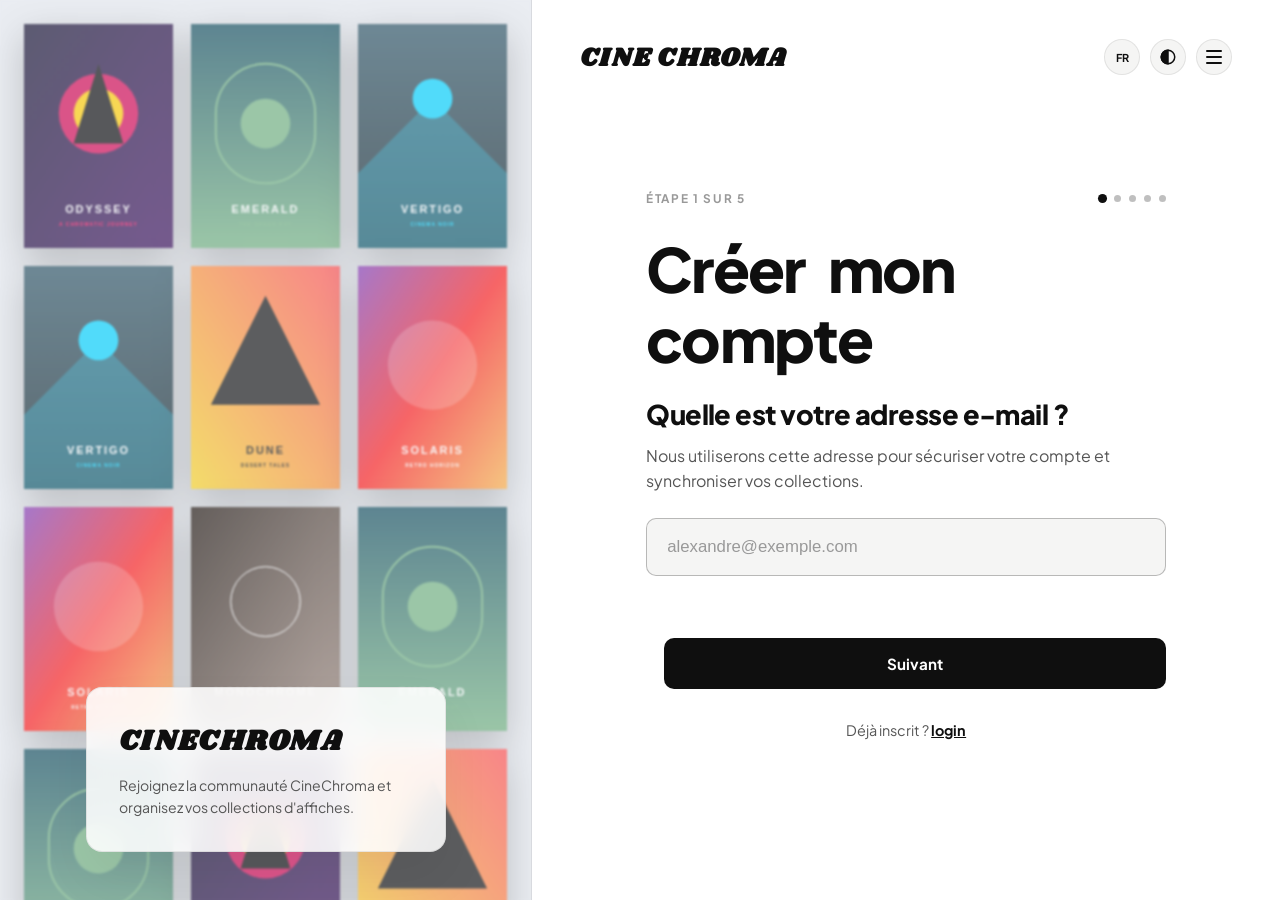
<file: register.html>
<!DOCTYPE html>
<html lang="fr" data-lang="fr" data-theme="light">
<head>
  <meta charset="UTF-8" />
  <meta name="viewport" content="width=device-width, initial-scale=1.0" />
  <title data-i18n="register_btn">CineChroma — Créer un compte</title>
  <meta name="description" content="Rejoignez la communauté CineChroma et organisez vos collections d'affiches." />
  <link rel="icon" type="image/png" href="./favicon.png" />
  <link rel="preconnect" href="https://fonts.googleapis.com" />
  <link rel="preconnect" href="https://fonts.gstatic.com" crossorigin />
  <link href="https://fonts.googleapis.com/css2?family=Plus+Jakarta+Sans:wght@300;400;500;600;700;800&family=Shrikhand&display=swap" rel="stylesheet" />
  <link rel="stylesheet" href="./style.css" />
  <style>
    /* Premium Split Layout Design */
    .register-page {
      display: flex;
      min-height: 100vh;
      width: 100%;
      background: var(--bg);
      color: var(--text-1);
    }
    
    /* Left Panel: Aesthetic looping vector posters background */
    .register-hero {
      flex: 1;
      position: relative;
      background: var(--bg);
      overflow: hidden;
      display: flex;
      flex-direction: column;
      justify-content: flex-end; /* Repositionné en bas */
      align-items: center; /* Centré horizontalement */
      padding: 48px;
      border-right: 1px solid var(--border);
    }
    .poster-wall {
      position: absolute;
      inset: 0;
      display: grid;
      grid-template-columns: repeat(3, 1fr);
      gap: 18px;
      padding: 24px;
      opacity: 0.45;
      filter: blur(1px);
      pointer-events: none;
      background: var(--bg);
    }
    [data-theme="light"] .register-hero {
      background: #eaedf2;
    }
    [data-theme="light"] .poster-wall {
      background: #eaedf2;
      opacity: 0.65;
    }
    .poster-col {
      display: flex;
      flex-direction: column;
      gap: 18px;
    }
    .poster-card-img {
      width: 100%;
      aspect-ratio: 2/3;
      border-radius: 0px !important;
      object-fit: cover;
      box-shadow: 0 12px 35px rgba(0,0,0,0.3);
      background: #1a1a24;
      display: block;
    }
    
    /* Looping animation styles */
    .col-up {
      animation: scroll-up 42s linear infinite;
    }
    .col-down {
      animation: scroll-down 42s linear infinite;
    }
    @keyframes scroll-up {
      0% { transform: translateY(0); }
      100% { transform: translateY(-50%); }
    }
    @keyframes scroll-down {
      0% { transform: translateY(-50%); }
      100% { transform: translateY(0); }
    }

    /* Hero Text Overlay — Compact Cadre Bas Gauche */
    .hero-text-overlay {
      position: relative;
      z-index: 10;
      max-width: 360px;
      background: rgba(13, 13, 16, 0.85);
      backdrop-filter: blur(14px);
      -webkit-backdrop-filter: blur(14px);
      padding: 32px;
      border-radius: 16px;
      border: 1px solid rgba(255,255,255,0.08);
      box-shadow: 0 25px 50px rgba(0,0,0,0.5);
      text-align: left;
    }
    [data-theme="light"] .hero-text-overlay {
      background: rgba(255, 255, 255, 0.88);
      border: 1px solid rgba(0, 0, 0, 0.08);
      box-shadow: 0 25px 50px rgba(0,0,0,0.06);
    }
    .hero-text-brand {
      font-family: 'Shrikhand', cursive;
      font-size: 1.8rem;
      letter-spacing: 0.05em;
      color: var(--text-1);
      margin-bottom: 12px;
    }
    .hero-text-desc {
      font-size: 0.88rem;
      line-height: 1.6;
      color: var(--text-2);
    }

    /* Right Panel: Highly spacious borderless wizard */
    .register-wizard {
      flex: 1.35;
      display: flex;
      flex-direction: column;
      justify-content: center;
      padding: 70px 80px 40px; /* Plus compact pour éviter le scroll */
      position: relative;
      background: var(--bg);
    }
    
    /* Uncentered top navigation bar */
    .wizard-header-nav {
      position: absolute;
      top: 36px;
      left: 48px;
      right: 48px;
      display: flex;
      justify-content: space-between;
      align-items: center;
      z-index: 20;
    }

    .wizard-card-clean {
      width: 100%;
      max-width: 520px;
      margin: 0 auto;
      position: relative;
    }
    
    .step-indicator {
      display: flex;
      justify-content: space-between;
      align-items: center;
      margin-bottom: 28px;
    }
    .step-dots {
      display: flex;
      gap: 8px;
    }
    .step-dot {
      width: 7px;
      height: 7px;
      border-radius: 50%;
      background: var(--border-strong);
      transition: var(--transition);
    }
    .step-dot.active {
      background: var(--text-1);
      transform: scale(1.3);
    }
    .step-dot.completed {
      background: var(--text-1);
      opacity: 0.5;
    }
    .step-label {
      font-size: 0.74rem;
      font-weight: 700;
      text-transform: uppercase;
      letter-spacing: 0.14em;
      color: var(--text-3);
    }

    /* Bug-free smooth step container */
    .wizard-steps-container {
      position: relative;
      min-height: 310px;
    }

    /* Bug-free smooth step transitions */
    .wizard-step {
      position: absolute;
      top: 0;
      left: 0;
      width: 100%;
      opacity: 0;
      transform: translateY(12px);
      pointer-events: none;
      transition: opacity 0.35s cubic-bezier(0.16, 1, 0.3, 1), transform 0.35s cubic-bezier(0.16, 1, 0.3, 1);
    }
    .wizard-step.active {
      position: relative;
      opacity: 1;
      transform: translateY(0);
      pointer-events: auto;
    }
    
    .wizard-title {
      font-size: 1.7rem; /* Taille réduite pour tout faire tenir sur une ligne */
      font-weight: 800;
      color: var(--text-1);
      margin-bottom: 12px;
      line-height: 1.2;
      letter-spacing: -0.02em;
    }
    .wizard-desc {
      font-size: 1rem;
      color: var(--text-2);
      margin-bottom: 24px;
      line-height: 1.6;
    }
    
    .wizard-field {
      margin-top: 16px;
      margin-bottom: 36px;
    }
    .wizard-input {
      width: 100%;
      padding: 18px 20px;
      border-radius: 10px;
      border: 1px solid var(--border-strong);
      background: var(--bg-surface);
      color: var(--text-1);
      font-size: 1.05rem;
      font-weight: 600;
      outline: none;
      transition: var(--transition);
    }
    .wizard-input::placeholder {
      font-weight: 400;
      color: var(--text-3);
    }
    .wizard-input:focus {
      border-color: var(--text-1);
      background: var(--bg);
      box-shadow: 0 0 0 3px var(--border);
    }
    .wizard-error {
      color: #ff5566;
      font-size: 0.8rem;
      margin-top: 10px;
      font-weight: 600;
      opacity: 0;
      transition: var(--transition);
    }
    .wizard-error.show {
      opacity: 1;
    }

    .wizard-buttons {
      display: flex;
      justify-content: space-between;
      gap: 18px;
      margin-top: 24px;
    }
    .wizard-btn-prev {
      padding: 16px 28px;
      border-radius: 10px;
      border: 1px solid var(--border-strong);
      font-size: 0.95rem;
      font-weight: 600;
      color: var(--text-2);
      transition: var(--transition);
      cursor: pointer;
      background: transparent;
    }
    .wizard-btn-prev:hover {
      background: var(--bg-surface);
      color: var(--text-1);
    }
    .wizard-btn-next {
      flex: 1;
      padding: 16px 32px;
      border-radius: 10px;
      background: var(--text-1);
      color: var(--bg);
      border: none;
      font-size: 0.95rem;
      font-weight: 700;
      text-align: center;
      transition: var(--transition);
      cursor: pointer;
    }
    .wizard-btn-next:hover {
      opacity: 0.9;
    }

    /* Suggestions tags */
    .suggestions-container {
      margin-top: 16px;
    }
    .suggestions-label {
      font-size: 0.76rem;
      font-weight: 700;
      color: var(--text-3);
      text-transform: uppercase;
      margin-bottom: 10px;
      display: block;
    }
    .suggestions-list {
      display: flex;
      flex-wrap: wrap;
      gap: 8px;
    }
    .suggestion-pill {
      background: var(--bg-surface);
      color: var(--text-2);
      border: 1px solid var(--border);
      padding: 7px 14px;
      border-radius: 6px;
      font-size: 0.76rem;
      font-weight: 600;
      cursor: pointer;
      transition: var(--transition);
    }
    .suggestion-pill:hover {
      background: var(--border);
      color: var(--text-1);
    }

    /* Avatar select styling */
    .avatar-select-grid {
      display: flex;
      gap: 14px;
      flex-wrap: wrap;
      margin-top: 10px;
    }
    .avatar-select-item {
      width: 56px;
      height: 56px;
      border-radius: 50%;
      border: 2px solid transparent;
      cursor: pointer;
      opacity: 0.58;
      transition: var(--transition);
    }
    .avatar-select-item:hover {
      opacity: 0.9;
      transform: scale(1.08);
    }
    .avatar-select-item.selected {
      opacity: 1;
      border-color: var(--text-1);
      transform: scale(1.08);
      box-shadow: 0 0 12px rgba(0,0,0,0.18);
    }

    .back-to-login {
      margin-top: 32px;
      text-align: center;
      font-size: 0.9rem;
      color: var(--text-2);
      white-space: nowrap; /* Empêche tout retour à la ligne accidentel */
    }
    .back-to-login a {
      color: var(--text-1);
      font-weight: 700;
      text-decoration: underline;
    }

    /* Mobile Adaptations */
    @media (max-width: 900px) {
      .register-hero {
        display: none;
      }
      .register-wizard {
        padding: 100px 24px 40px;
      }
      .wizard-header-nav {
        left: 24px;
        right: 24px;
      }
    }
  </style>
</head>
<body>

  <div class="register-page">
    
    <!-- LEFT PANEL: Esthetic Scrolling Vector Poster wall -->
    <div class="register-hero">
      <div class="poster-wall" id="poster-wall-container">
        <div class="poster-col col-up" id="col-1"></div>
        <div class="poster-col col-down" id="col-2"></div>
        <div class="poster-col col-up" id="col-3"></div>
      </div>
      <div class="hero-text-overlay">
        <h1 class="hero-text-brand">CINECHROMA</h1>
        <p class="hero-text-desc" data-i18n="register_hero_desc">Analysez, filtrez et organisez vos œuvres cinématographiques préférées par identités chromatiques et palettes visuelles.</p>
      </div>
    </div>

    <!-- RIGHT PANEL: Clean borderless wizard column -->
    <div class="register-wizard">
      
      <!-- Minimal navigation header (Pinned to top-left and top-right) -->
      <div class="wizard-header-nav">
        <a class="brand" href="./index.html" aria-label="CineChroma — Accueil">
          <div class="brand-logo-svg-wrap" title="CineChroma">
            <svg class="brand-logo-svg" viewBox="0 0 380 70" fill="currentColor" xmlns="http://www.w3.org/2000/svg">
              <text x="0" y="52" class="logo-text-groovy">CINE CHROMA</text>
            </svg>
          </div>
        </a>
        <div style="display: flex; gap: 10px;">
          <!-- Elegant Header Language Dropdown -->
          <div class="header-lang-switcher">
            <button id="header-lang-btn" class="header-lang-btn" aria-haspopup="true" aria-expanded="false" data-i18n-title="change_language">FR</button>
            <div id="header-lang-dropdown" class="header-lang-dropdown" hidden>
              <button class="lang-dropdown-item" data-lang-val="fr">Français</button>
              <button class="lang-dropdown-item" data-lang-val="en">English</button>
              <button class="lang-dropdown-item" data-lang-val="ja">日本語</button>
            </div>
          </div>

          <button id="theme-toggle" class="header-icon-btn" data-i18n-aria-label="toggle_theme" data-i18n-title="toggle_theme">
            <svg viewBox="0 0 24 24" fill="none" stroke="currentColor" stroke-width="2" width="18" height="18">
              <circle cx="12" cy="12" r="9"/><path d="M12 3v18a9 9 0 0 1 0-18z" fill="currentColor"/>
            </svg>
          </button>
          <button id="burger-trigger" class="header-icon-btn burger-trigger-lines" data-i18n-aria-label="navigation" data-i18n-title="navigation">
            <span class="burger-line"></span>
            <span class="burger-line"></span>
            <span class="burger-line"></span>
          </button>
        </div>
      </div>

      <div class="wizard-card-clean">
        <div class="step-indicator">
          <span class="step-label" id="step-label">Étape 1 sur 5</span>
          <div class="step-dots" id="step-dots">
            <div class="step-dot active"></div>
            <div class="step-dot"></div>
            <div class="step-dot"></div>
            <div class="step-dot"></div>
            <div class="step-dot"></div>
          </div>
        </div>

        <div class="wizard-steps-container">
          <!-- Step 1: Email -->
          <div class="wizard-step active" id="step-1">
            <h2 class="contact-hero-title" data-i18n="register_btn">Créer un compte</h2>
            <h3 class="wizard-title" style="margin-top: 24px;" data-i18n="register_step1_title">Quelle est votre adresse e-mail&nbsp;?</h3>
            <p class="wizard-desc" data-i18n="register_step1_desc">Nous utiliserons cette adresse pour sécuriser votre compte et synchroniser vos collections.</p>
            <div class="wizard-field">
              <input type="email" id="input-email" class="wizard-input" data-i18n-placeholder="register_step1_placeholder" autocomplete="email" required />
              <div class="wizard-error" id="error-email" data-i18n="register_step1_error">Veuillez entrer une adresse e-mail valide.</div>
            </div>
            <div class="wizard-buttons">
              <div></div> <!-- Empty spacer -->
              <button type="button" class="wizard-btn-next" onclick="nextStep(1)" data-i18n="next">Suivant</button>
            </div>
          </div>

          <!-- Step 2: Password -->
          <div class="wizard-step" id="step-2">
            <h2 class="wizard-title" data-i18n="register_step2_title">Choisissez un mot de passe</h2>
            <p class="wizard-desc" data-i18n="register_step2_desc">Créez un mot de passe sécurisé comportant au moins 6 caractères.</p>
            <div class="wizard-field">
              <input type="password" id="input-password" class="wizard-input" placeholder="••••••••" required />
              <div class="wizard-error" id="error-password" data-i18n="register_step2_error">Le mot de passe doit contenir au moins 6 caractères.</div>
            </div>
            <div class="wizard-buttons">
              <button type="button" class="wizard-btn-prev" onclick="prevStep(2)" data-i18n="back">Retour</button>
              <button type="button" class="wizard-btn-next" onclick="nextStep(2)" data-i18n="next">Suivant</button>
            </div>
          </div>

          <!-- Step 3: Name -->
          <div class="wizard-step" id="step-3">
            <h2 class="wizard-title" data-i18n="register_step3_title">Quel est votre nom&nbsp;?</h2>
            <p class="wizard-desc" data-i18n="register_step3_desc">Comment devrions-nous vous appeler ? Entrez votre nom complet.</p>
            <div class="wizard-field">
              <input type="text" id="input-name" class="wizard-input" data-i18n-placeholder="register_step3_placeholder" autocomplete="name" required />
              <div class="wizard-error" id="error-name" data-i18n="register_step3_error">Veuillez entrer votre nom.</div>
            </div>
            <div class="wizard-buttons">
              <button type="button" class="wizard-btn-prev" onclick="prevStep(3)" data-i18n="back">Retour</button>
              <button type="button" class="wizard-btn-next" onclick="nextStep(3)" data-i18n="next">Suivant</button>
            </div>
          </div>

          <!-- Step 4: Age -->
          <div class="wizard-step" id="step-4">
            <h2 class="wizard-title" data-i18n="register_step4_title">Quel âge avez-vous&nbsp;?</h2>
            <p class="wizard-desc" data-i18n="register_step4_desc">Cette information nous aide à personnaliser votre expérience (doit être supérieur ou égal à 13 ans).</p>
            <div class="wizard-field">
              <input type="number" id="input-age" class="wizard-input" placeholder="25" min="13" max="120" required />
              <div class="wizard-error" id="error-age" data-i18n="register_step4_error">Veuillez entrer un âge valide (minimum 13 ans).</div>
            </div>
            <div class="wizard-buttons">
              <button type="button" class="wizard-btn-prev" onclick="prevStep(4)" data-i18n="back">Retour</button>
              <button type="button" class="wizard-btn-next" onclick="nextStep(4)" data-i18n="next">Suivant</button>
            </div>
          </div>

          <!-- Step 5: Username & Avatar -->
          <div class="wizard-step" id="step-5">
            <h2 class="wizard-title" data-i18n="register_step5_title">Pseudo &amp; Avatar</h2>
            <p class="wizard-desc" data-i18n="register_step5_desc">Choisissez votre pseudonyme unique et votre avatar d'animal coloré pour finaliser la création.</p>
            <div class="wizard-field">
              <input type="text" id="input-username" class="wizard-input" placeholder="alex_chroma" required style="margin-bottom: 8px;" />
              <div class="wizard-error" id="error-username" style="margin-bottom: 12px;" data-i18n="register_step5_error">Veuillez entrer un nom d'utilisateur.</div>
              
              <!-- Dynamic Username suggestions row -->
              <div class="suggestions-container" id="suggestions-container">
                <span class="suggestions-label" data-i18n="suggestions">Suggestions :</span>
                <div class="suggestions-list" id="suggestions-list"></div>
              </div>
              
              <label style="font-size: 0.76rem; font-weight: 700; color: var(--text-3); text-transform: uppercase; margin-top: 24px; display: block;" data-i18n="choose_avatar">Choisissez votre avatar :</label>
              <div class="avatar-select-grid" id="avatar-select-grid"></div>
            </div>
            <div class="wizard-buttons">
              <button type="button" class="wizard-btn-prev" onclick="prevStep(5)" data-i18n="back">Retour</button>
              <button type="button" class="wizard-btn-next" onclick="submitRegister()" data-i18n="register_btn">Finaliser la création</button>
            </div>
          </div>
        </div>

        <div class="back-to-login">
          <span data-i18n="already_registered">Déjà inscrit&nbsp;?</span> <a href="./index.html?profile=open" data-i18n="login">Se connecter</a>
        </div>
      </div>
    </div>

  </div>

  <!-- NAV MENU (Aligned with index.html drawer) -->
  <div id="nav-menu" class="nav-menu" hidden role="dialog" aria-modal="true" aria-label="Navigation">
    <div class="nav-menu-backdrop" id="nav-menu-backdrop"></div>
    <div class="nav-menu-content">
      <div class="nav-menu-header">
        <span class="nav-menu-logo">CINE CHROMA</span>
        <button id="nav-menu-close" class="drawer-close-btn" aria-label="Fermer">
          <svg viewBox="0 0 24 24" fill="none" stroke="currentColor" stroke-width="2" width="14" height="14">
            <path d="M18 6 6 18M6 6l12 12"/>
          </svg>
        </button>
      </div>
      <nav class="nav-menu-links">
        <a href="./index.html" id="nav-link-gallery" class="nav-menu-link">
          <svg viewBox="0 0 24 24" fill="none" stroke="currentColor" stroke-width="1.5" width="18" height="18">
            <rect x="3" y="3" width="7" height="7" rx="1"/><rect x="14" y="3" width="7" height="7" rx="1"/>
            <rect x="3" y="14" width="7" height="7" rx="1"/><rect x="14" y="14" width="7" height="7" rx="1"/>
          </svg>
          <span data-i18n="nav_gallery">Explorer</span>
        </a>
        <a href="./game.html" id="nav-link-game" class="nav-menu-link">
          <svg viewBox="0 0 24 24" fill="none" stroke="currentColor" stroke-width="1.5" width="18" height="18">
            <rect x="2" y="6" width="20" height="12" rx="2" ry="2"></rect>
            <path d="M6 12h4"></path><path d="M8 10v4"></path>
            <line x1="15" y1="13" x2="15.01" y2="13"></line>
            <line x1="18" y1="11" x2="18.01" y2="11"></line>
          </svg>
          <span data-i18n="nav_game">Le Jeu</span>
        </a>
        <a href="./contact.html" class="nav-menu-link">
          <svg viewBox="0 0 24 24" fill="none" stroke="currentColor" stroke-width="1.5" width="18" height="18"><path d="M21 15a2 2 0 0 1-2 2H7l-4 4V5a2 2 0 0 1 2-2h14a2 2 0 0 1 2 2z"/></svg>
          <span data-i18n="nav_contact">Contact</span>
        </a>
        <a href="./about.html" class="nav-menu-link">
          <svg viewBox="0 0 24 24" fill="none" stroke="currentColor" stroke-width="1.5" width="18" height="18"><circle cx="12" cy="12" r="10"/><path d="M12 16v-4M12 8h.01"/></svg>
          <span data-i18n="nav_about">En savoir plus</span>
        </a>
        <div class="nav-menu-separator"></div>
        <!-- Language switch inside drawer -->
        <div class="nav-menu-lang-section" style="padding: 0.75rem 1rem; display: flex; align-items: center; gap: 0.75rem;">
          <svg viewBox="0 0 24 24" fill="none" stroke="currentColor" stroke-width="1.5" width="18" height="18" style="color: var(--text-2); flex-shrink: 0;">
            <circle cx="12" cy="12" r="10"/>
            <path d="M2 12h20M12 2a15.3 15.3 0 0 1 4 10 15.3 15.3 0 0 1-4 10 15.3 15.3 0 0 1-4-10 15.3 15.3 0 0 1 4-10z"/>
          </svg>
          <div class="lang-switch-buttons">
            <button class="lang-switch-btn" data-lang-val="fr">FR</button>
            <button class="lang-switch-btn" data-lang-val="en">EN</button>
            <button class="lang-switch-btn" data-lang-val="ja">JA</button>
          </div>
          <!-- Keep hidden select for compatibility with legacy events -->
          <select id="lang-switch-drawer" aria-label="Changer la langue" style="display: none;">
            <option value="fr">FR</option>
            <option value="en">EN</option>
            <option value="ja">JA</option>
          </select>
        </div>
      </nav>
    </div>
  </div>

  <div id="toast" class="toast" role="status" aria-live="polite" aria-atomic="true"></div>

  <script src="./pages.js"></script>
  <script>
    // 12 High quality Base64 Vector Film Posters for 100% offline reliable rendering
    const rawPosters = [
      `<svg xmlns="http://www.w3.org/2000/svg" viewBox="0 0 300 450"><defs><linearGradient id="p1" x1="0" y1="0" x2="1" y2="1"><stop offset="0%" stop-color="#110e2e"/><stop offset="100%" stop-color="#3a0d5c"/></linearGradient></defs><rect width="300" height="450" fill="url(#p1)"/><circle cx="150" cy="180" r="80" fill="#ff0055" opacity="0.8"/><circle cx="150" cy="180" r="50" fill="#ffcc00"/><polygon points="150,80 200,240 100,240" fill="#09090b"/><text x="150" y="380" font-family="sans-serif" font-size="22" font-weight="900" fill="#ffffff" text-anchor="middle" letter-spacing="4">ODYSSEY</text><text x="150" y="405" font-family="sans-serif" font-size="10" font-weight="600" fill="#ff0055" text-anchor="middle" letter-spacing="2">A CHROMATIC JOURNEY</text></svg>`,
      `<svg xmlns="http://www.w3.org/2000/svg" viewBox="0 0 300 450"><defs><linearGradient id="p2" x1="0" y1="1" x2="0" y2="0"><stop offset="0%" stop-color="#0f2027"/><stop offset="100%" stop-color="#2c5364"/></linearGradient></defs><rect width="300" height="450" fill="url(#p2)"/><path d="M0 300 L150 150 L300 300 L300 450 L0 450 Z" fill="#00d2ff" opacity="0.3"/><circle cx="150" cy="150" r="40" fill="#00d2ff"/><text x="150" y="380" font-family="sans-serif" font-size="22" font-weight="900" fill="#ffffff" text-anchor="middle" letter-spacing="4">VERTIGO</text><text x="150" y="405" font-family="sans-serif" font-size="10" font-weight="600" fill="#00d2ff" text-anchor="middle" letter-spacing="2">CINEMA NOIR</text></svg>`,
      `<svg xmlns="http://www.w3.org/2000/svg" viewBox="0 0 300 450"><defs><linearGradient id="p3" x1="0" y1="0" x2="1" y2="1"><stop offset="0%" stop-color="#833ab4"/><stop offset="50%" stop-color="#fd1d1d"/><stop offset="100%" stop-color="#fcb045"/></linearGradient></defs><rect width="300" height="450" fill="url(#p3)"/><circle cx="150" cy="200" r="90" fill="#ffffff" opacity="0.2"/><text x="150" y="380" font-family="sans-serif" font-size="22" font-weight="900" fill="#ffffff" text-anchor="middle" letter-spacing="4">SOLARIS</text><text x="150" y="405" font-family="sans-serif" font-size="10" font-weight="600" fill="#ffffff" text-anchor="middle" letter-spacing="2">RETRO HORIZON</text></svg>`,
      `<svg xmlns="http://www.w3.org/2000/svg" viewBox="0 0 300 450"><defs><linearGradient id="p4" x1="0" y1="0" x2="0" y2="1"><stop offset="0%" stop-color="#134e5e"/><stop offset="100%" stop-color="#71b280"/></linearGradient></defs><rect width="300" height="450" fill="url(#p4)"/><rect x="50" y="80" width="200" height="240" rx="100" fill="none" stroke="#71b280" stroke-width="4"/><circle cx="150" cy="200" r="50" fill="#71b280"/><text x="150" y="380" font-family="sans-serif" font-size="22" font-weight="900" fill="#ffffff" text-anchor="middle" letter-spacing="4">EMERALD</text><text x="150" y="405" font-family="sans-serif" font-size="10" font-weight="600" fill="#71b280" text-anchor="middle" letter-spacing="2">THE GREEN RAY</text></svg>`,
      `<svg xmlns="http://www.w3.org/2000/svg" viewBox="0 0 300 450"><defs><linearGradient id="p5" x1="1" y1="0" x2="0" y2="1"><stop offset="0%" stop-color="#ff4e50"/><stop offset="100%" stop-color="#f9d423"/></linearGradient></defs><rect width="300" height="450" fill="url(#p5)"/><polygon points="150,60 260,280 40,280" fill="#111111"/><text x="150" y="380" font-family="sans-serif" font-size="22" font-weight="900" fill="#111111" text-anchor="middle" letter-spacing="4">DUNE</text><text x="150" y="405" font-family="sans-serif" font-size="10" font-weight="600" fill="#111111" text-anchor="middle" letter-spacing="2">DESERT TALES</text></svg>`,
      `<svg xmlns="http://www.w3.org/2000/svg" viewBox="0 0 300 450"><defs><linearGradient id="p6" x1="0" y1="0" x2="1" y2="1"><stop offset="0%" stop-color="#1e130c"/><stop offset="100%" stop-color="#9a8478"/></linearGradient></defs><rect width="300" height="450" fill="url(#p6)"/><circle cx="150" cy="190" r="70" stroke="#ffffff" stroke-width="2" fill="none"/><text x="150" y="380" font-family="sans-serif" font-size="22" font-weight="900" fill="#ffffff" text-anchor="middle" letter-spacing="4">MONOCHROME</text><text x="150" y="405" font-family="sans-serif" font-size="10" font-weight="600" fill="#9a8478" text-anchor="middle" letter-spacing="2">CLASSIC ERA</text></svg>`
    ];

    const posterBase64s = rawPosters.map(svg => 'data:image/svg+xml;base64,' + btoa(unescape(encodeURIComponent(svg))));

    // Populate Poster columns
    function populatePosterCols() {
      const col1 = document.getElementById('col-1');
      const col2 = document.getElementById('col-2');
      const col3 = document.getElementById('col-3');

      if (!col1 || !col2 || !col3) return;

      const items1 = [0, 1, 2, 3, 4, 5, 0, 1, 2, 3, 4, 5];
      const items2 = [3, 4, 5, 0, 1, 2, 3, 4, 5, 0, 1, 2];
      const items3 = [1, 2, 3, 4, 5, 0, 1, 2, 3, 4, 5, 0];

      col1.innerHTML = items1.map(i => `<img src="${posterBase64s[i]}" class="poster-card-img" alt="" />`).join('');
      col2.innerHTML = items2.map(i => `<img src="${posterBase64s[i]}" class="poster-card-img" alt="" />`).join('');
      col3.innerHTML = items3.map(i => `<img src="${posterBase64s[i]}" class="poster-card-img" alt="" />`).join('');
    }
    populatePosterCols();

    // Animal Avatars
    const rawSvgs = [
      `<svg xmlns="http://www.w3.org/2000/svg" viewBox="0 0 100 100"><rect width="100" height="100" rx="50" fill="url(#fox-grad)"/><linearGradient id="fox-grad" x1="0" y1="0" x2="1" y2="1"><stop offset="0%" stop-color="#FF5E3A"/><stop offset="100%" stop-color="#FF2A68"/></linearGradient><polygon points="50,75 25,45 75,45" fill="#FFFFFF" opacity="0.9"/><polygon points="50,75 40,45 60,45" fill="#FF5E3A"/><polygon points="25,45 15,20 40,38" fill="#FFFFFF" opacity="0.9"/><polygon points="75,45 85,20 60,38" fill="#FFFFFF" opacity="0.9"/><polygon points="25,45 15,20 30,45" fill="#FF2A68" opacity="0.3"/><polygon points="75,45 85,20 70,45" fill="#FF2A68" opacity="0.3"/><circle cx="38" cy="48" r="3" fill="#1A1A1A"/><circle cx="62" cy="48" r="3" fill="#1A1A1A"/><polygon points="50,75 46,70 54,70" fill="#1A1A1A"/></svg>`,
      `<svg xmlns="http://www.w3.org/2000/svg" viewBox="0 0 100 100"><rect width="100" height="100" rx="50" fill="url(#panda-grad)"/><linearGradient id="panda-grad" x1="0" y1="0" x2="1" y2="1"><stop offset="0%" stop-color="#87F1FF"/><stop offset="100%" stop-color="#0078FF"/></linearGradient><circle cx="30" cy="30" r="14" fill="#2C3E50"/><circle cx="70" cy="30" r="14" fill="#2C3E50"/><circle cx="50" cy="55" r="30" fill="#FFFFFF"/><ellipse cx="38" cy="52" rx="9" ry="12" fill="#2C3E50" transform="rotate(-15 38 52)"/><ellipse cx="62" cy="52" rx="9" ry="12" fill="#2C3E50" transform="rotate(15 62 52)"/><circle cx="38" cy="50" r="3" fill="#FFFFFF"/><circle cx="62" cy="50" r="3" fill="#FFFFFF"/><polygon points="50,65 44,60 56,60" fill="#2C3E50"/></svg>`,
      `<svg xmlns="http://www.w3.org/2000/svg" viewBox="0 0 100 100"><rect width="100" height="100" rx="50" fill="url(#owl-grad)"/><linearGradient id="owl-grad" x1="0" y1="0" x2="1" y2="1"><stop offset="0%" stop-color="#B388FF"/><stop offset="100%" stop-color="#651FFF"/></linearGradient><polygon points="50,45 25,25 35,45" fill="#FFFFFF" opacity="0.8"/><polygon points="50,45 75,25 65,45" fill="#FFFFFF" opacity="0.8"/><circle cx="35" cy="50" r="12" fill="#FFFFFF"/><circle cx="65" cy="50" r="12" fill="#FFFFFF"/><circle cx="35" cy="50" r="6" fill="#2D3748"/><circle cx="65" cy="50" r="6" fill="#2D3748"/><circle cx="37" cy="48" r="2.5" fill="#FFFFFF"/><circle cx="67" cy="48" r="2.5" fill="#FFFFFF"/><polygon points="50,50 45,62 55,62" fill="#FFC107"/></svg>`,
      `<svg xmlns="http://www.w3.org/2000/svg" viewBox="0 0 100 100"><rect width="100" height="100" rx="50" fill="url(#lion-grad)"/><linearGradient id="lion-grad" x1="0" y1="0" x2="1" y2="1"><stop offset="0%" stop-color="#FAD961"/><stop offset="100%" stop-color="#F76B1C"/></linearGradient><polygon points="50,15 62,30 78,25 72,42 88,48 74,58 78,75 60,70 50,85 40,70 22,75 26,58 12,48 28,42 22,25 38,30" fill="#D84B16"/><polygon points="50,30 65,48 60,68 40,68 35,48" fill="#FFFFFF" opacity="0.95"/><polygon points="50,30 45,48 55,48" fill="#FAD961"/><polygon points="50,56 46,50 54,50" fill="#2D3748"/><circle cx="42" cy="44" r="2.5" fill="#2D3748"/><circle cx="58" cy="44" r="2.5" fill="#2D3748"/></svg>`,
      `<svg xmlns="http://www.w3.org/2000/svg" viewBox="0 0 100 100"><rect width="100" height="100" rx="50" fill="url(#koala-grad)"/><linearGradient id="koala-grad" x1="0" y1="0" x2="1" y2="1"><stop offset="0%" stop-color="#E2E8F0"/><stop offset="100%" stop-color="#94A3B8"/></linearGradient><circle cx="28" cy="38" r="16" fill="#64748B"/><circle cx="28" cy="38" r="10" fill="#FFD2D2"/><circle cx="72" cy="38" r="16" fill="#64748B"/><circle cx="72" cy="38" r="10" fill="#FFD2D2"/><circle cx="50" cy="56" r="26" fill="#64748B"/><circle cx="41" cy="50" r="2.5" fill="#1E293B"/><circle cx="59" cy="50" r="2.5" fill="#1E293B"/><ellipse cx="50" cy="58" rx="6" ry="10" fill="#1E293B"/></svg>`
    ];
    
    const ANIMAL_AVATARS = rawSvgs.map(svg => 'data:image/svg+xml;base64,' + btoa(unescape(encodeURIComponent(svg))));

    let currentStep = 1;
    let selectedAvatar = ANIMAL_AVATARS[0];

    const grid = document.getElementById('avatar-select-grid');
    grid.innerHTML = ANIMAL_AVATARS.map((svg, idx) => `
      <img src="${svg}" class="avatar-select-item${idx === 0 ? ' selected' : ''}" data-index="${idx}" alt="Avatar ${idx + 1}" />
    `).join('');

    grid.querySelectorAll('.avatar-select-item').forEach(item => {
      item.addEventListener('click', () => {
        grid.querySelectorAll('.avatar-select-item').forEach(el => el.classList.remove('selected'));
        item.classList.add('selected');
        selectedAvatar = ANIMAL_AVATARS[item.dataset.index];
      });
    });

    function updateStepIndicator() {
      const stepText = t('register_step_x_of_y')
        .replace('{current}', currentStep)
        .replace('{total}', 5);
      document.getElementById('step-label').textContent = stepText;
      const dots = document.getElementById('step-dots').children;
      for (let i = 0; i < dots.length; i++) {
        dots[i].className = 'step-dot';
        if (i + 1 === currentStep) {
          dots[i].classList.add('active');
        } else if (i + 1 < currentStep) {
          dots[i].classList.add('completed');
        }
      }
    }

    function showStep(stepNumber) {
      document.querySelectorAll('.wizard-step').forEach(step => {
        step.classList.remove('active');
      });
      
      const targetStep = document.getElementById(`step-${stepNumber}`);
      if (targetStep) {
        targetStep.classList.add('active');
      }
      
      currentStep = stepNumber;
      updateStepIndicator();
      
      if (stepNumber === 5) {
        setupUsernameSuggestions();
      }
    }

    function generateUsernames(fullName) {
      if (!fullName) return [];
      const clean = fullName.toLowerCase()
        .normalize("NFD").replace(/[\u0300-\u036f]/g, "")
        .replace(/[^a-z0-9\s]/g, '')
        .trim();
      
      const parts = clean.split(/\s+/).filter(Boolean);
      const suggestions = [];
      
      if (parts.length === 1) {
        const name = parts[0];
        suggestions.push(`${name}_chroma`);
        suggestions.push(`${name}${Math.floor(Math.random() * 90 + 10)}`);
        suggestions.push(`cine_${name}`);
      } else if (parts.length >= 2) {
        const first = parts[0];
        const last = parts[1];
        suggestions.push(`${first}_${last}`);
        suggestions.push(`${first}.${last}`);
        suggestions.push(`${first.charAt(0)}${last}_chroma`);
      } else {
        suggestions.push(`cineaste_${Math.floor(Math.random() * 900 + 100)}`);
        suggestions.push(`chroma_fan`);
      }
      return suggestions;
    }

    function setupUsernameSuggestions() {
      const nameVal = document.getElementById('input-name').value.trim();
      const suggestions = generateUsernames(nameVal);
      
      const input = document.getElementById('input-username');
      const container = document.getElementById('suggestions-container');
      const listDiv = document.getElementById('suggestions-list');
      
      if (suggestions.length > 0) {
        input.value = suggestions[0];
        listDiv.innerHTML = suggestions.map(sug => `
          <button type="button" class="suggestion-pill" onclick="selectUsername('${sug}')">${sug}</button>
        `).join('');
        container.style.display = 'block';
      } else {
        container.style.display = 'none';
      }
    }

    window.selectUsername = function(val) {
      const input = document.getElementById('input-username');
      if (input) {
        input.value = val;
        const err = document.getElementById('error-username');
        if (err) err.classList.remove('show');
      }
    };

    function nextStep(step) {
      if (step === 1) {
        const val = document.getElementById('input-email').value.trim();
        const err = document.getElementById('error-email');
        const regex = /^[^\s@]+@[^\s@]+\.[^\s@]+$/;
        if (!regex.test(val)) {
          err.classList.add('show');
          return;
        }
        err.classList.remove('show');
      } else if (step === 2) {
        const val = document.getElementById('input-password').value;
        const err = document.getElementById('error-password');
        if (val.length < 6) {
          err.classList.add('show');
          return;
        }
        err.classList.remove('show');
      } else if (step === 3) {
        const val = document.getElementById('input-name').value.trim();
        const err = document.getElementById('error-name');
        if (!val) {
          err.classList.add('show');
          return;
        }
        err.classList.remove('show');
      } else if (step === 4) {
        const val = parseInt(document.getElementById('input-age').value, 10);
        const err = document.getElementById('error-age');
        if (isNaN(val) || val < 13) {
          err.classList.add('show');
          return;
        }
        err.classList.remove('show');
      }

      showStep(step + 1);
    }

    function prevStep(step) {
      showStep(step - 1);
    }

    function showToast(msg) {
      const toast = document.getElementById('toast');
      if (!toast) return;
      toast.textContent = msg;
      toast.classList.add('show');
      setTimeout(() => {
        toast.classList.remove('show');
      }, 3000);
    }

    function submitRegister() {
      const username = document.getElementById('input-username').value.trim();
      const err = document.getElementById('error-username');
      if (!username) {
        err.classList.add('show');
        return;
      }
      err.classList.remove('show');

      const email = document.getElementById('input-email').value.trim();
      const name = document.getElementById('input-name').value.trim();
      const age = parseInt(document.getElementById('input-age').value, 10);

      const locale = state.lang === 'ja' ? 'ja-JP' : state.lang === 'en' ? 'en-US' : 'fr-FR';
      const user = {
        username,
        email,
        name,
        age,
        avatar: selectedAvatar,
        joinedDate: new Date().toLocaleDateString(locale, { month: 'long', year: 'numeric' })
      };

      localStorage.setItem('cinechroma_user', JSON.stringify(user));
      showToast(t('register_toast_success'));

      setTimeout(() => {
        document.body.classList.add('page-exit');
        setTimeout(() => {
          window.location.href = './profile.html';
        }, 300);
      }, 1000);
    }

    document.querySelectorAll('.wizard-input').forEach(input => {
      input.addEventListener('input', () => {
        const err = input.parentElement.querySelector('.wizard-error');
        if (err) err.classList.remove('show');
      });
    });

    // Initialize Theme and Lang on load
    applyTheme(state.theme);
    applyLang(state.lang);
    updateStepIndicator();
  </script>
</body>
</html>
</file>
<file: style.css>
/* ============================================================
   CINECHROMA — style.css  v8.0 (Cosmos.so Aesthetic & Flex Masonry)
   Strict Black & White · Centered Search · Cosmos Color Modal
   Flex Multi-Column Masonry Layout · Rounded Cards (10px)
============================================================ */

@import url('https://fonts.googleapis.com/css2?family=Plus+Jakarta+Sans:wght@300;400;500;600;700&family=Shrikhand&family=Rubik+Bubbles&display=swap');

/* ─── RESET ───────────────────────────────────────────────── */
*, *::before, *::after { box-sizing: border-box; margin: 0; padding: 0; }
button { cursor: pointer; border: none; background: none; font-family: inherit; color: inherit; }
a { text-decoration: none; color: inherit; }
img { display: block; max-width: 100%; }

/* ─── DESIGN TOKENS : LIGHT MODE (Default) ──────────────── */
:root {
  --bg:              #FFFFFF;
  --bg-surface:      #F5F5F4;
  --bg-elevated:     #FAFAFA;
  --bg-card:         #F0F0EE;
  --bg-glass:        rgba(255, 255, 255, 0.88);

  --border:          rgba(0, 0, 0, 0.08);
  --border-mid:      rgba(0, 0, 0, 0.14);
  --border-strong:   rgba(0, 0, 0, 0.25);

  --text-1:          #0F0F0F;
  --text-2:          #555555;
  --text-3:          #999999;

  --accent:          #0F0F0F;
  --accent-inverse:  #FFFFFF;
  
  --overlay-grad:    linear-gradient(to top, rgba(0,0,0,0.82) 0%, rgba(0,0,0,0.1) 60%, transparent 100%);
  --shadow-sm:       0 2px 8px rgba(0,0,0,0.06);
  --shadow-md:       0 8px 30px rgba(0,0,0,0.12);
  --shadow-lg:       0 20px 60px rgba(0,0,0,0.22);

  --radius-pill:     999px;
  --radius-card:     0px;
  --radius-modal:    20px;

  --header-h:        80px;
  --sub-nav-h:       50px;
  --max-w:           1800px;
  --transition:      0.18s cubic-bezier(0.4, 0, 0.2, 1);
  --transition-slow: 0.35s cubic-bezier(0.4, 0, 0.2, 1);
}

/* ─── DESIGN TOKENS : DARK MODE (Inverted) ───────────────── */
[data-theme="dark"] {
  --bg:              #0A0A0A;
  --bg-surface:      #141414;
  --bg-elevated:     #1A1A1A;
  --bg-card:         #121212;
  --bg-glass:        rgba(10, 10, 10, 0.88);

  --border:          rgba(255, 255, 255, 0.08);
  --border-mid:      rgba(255, 255, 255, 0.14);
  --border-strong:   rgba(255, 255, 255, 0.28);

  --text-1:          #F5F5F5;
  --text-2:          #AAAAAA;
  --text-3:          #666666;

  --accent:          #FFFFFF;
  --accent-inverse:  #0A0A0A;

  --overlay-grad:    linear-gradient(to top, rgba(0,0,0,0.92) 0%, rgba(0,0,0,0.2) 60%, transparent 100%);
  --shadow-sm:       0 2px 8px rgba(0,0,0,0.4);
  --shadow-md:       0 8px 30px rgba(0,0,0,0.6);
  --shadow-lg:       0 20px 60px rgba(0,0,0,0.9);
}

/* ─── BASE ────────────────────────────────────────────────── */
html { scroll-behavior: smooth; }
[hidden] { display: none !important; }

body {
  font-family: 'Plus Jakarta Sans', system-ui, sans-serif;
  background: var(--bg);
  color: var(--text-1);
  min-height: 100vh;
  overflow-x: hidden;
  -webkit-font-smoothing: antialiased;
  -moz-osx-font-smoothing: grayscale;
  transition: background var(--transition-slow), color var(--transition-slow);
}

/* ─── SCROLLBAR ───────────────────────────────────────────── */
::-webkit-scrollbar { width: 5px; height: 5px; }
::-webkit-scrollbar-track { background: transparent; }
::-webkit-scrollbar-thumb { background: var(--border-strong); border-radius: 99px; }

/* ─── HEADER ──────────────────────────────────────────────── */
#app-header {
  position: sticky; top: 0; z-index: 100;
  height: var(--header-h);
  background: var(--bg-glass);
  backdrop-filter: blur(24px) saturate(180%);
  -webkit-backdrop-filter: blur(24px) saturate(180%);
  border-bottom: 1px solid var(--border);
  transition: background var(--transition-slow);
}

.header-inner {
  max-width: var(--max-w); margin: 0 auto;
  padding: 0 28px; height: 100%;
  display: flex; align-items: center; justify-content: space-between; gap: 24px;
}

/* ─── SUB-NAVBAR ───────────────────────────────────────────── */
.sub-navbar {
  position: relative; top: auto; z-index: 10;
  height: var(--sub-nav-h);
  background: var(--bg-glass);
  backdrop-filter: blur(16px);
  -webkit-backdrop-filter: blur(16px);
  border-bottom: 1px solid var(--border);
  transition: background var(--transition-slow);
}
.sub-navbar-inner {
  max-width: var(--max-w); margin: 0 auto;
  padding: 0 28px; height: 100%;
  display: flex; align-items: center; gap: 4px;
}
.sub-nav-btn {
  display: inline-flex; align-items: center; gap: 6px;
  padding: 5px 10px; border-radius: var(--radius-pill);
  font-size: 0.75rem; font-weight: 500; color: var(--text-2);
  transition: var(--transition); position: relative;
}
.sub-nav-btn:hover { background: var(--bg-surface); color: var(--text-1); }
.sub-nav-btn.active { color: var(--text-1); font-weight: 600; }
.sub-nav-label { display: inline; }
.sub-nav-badge {
  position: absolute; top: 1px; right: 1px;
  width: 7px; height: 7px; border-radius: 50%;
  background: var(--accent); border: 1.5px solid var(--bg);
}
.sub-nav-sort-label {
  font-size: 0.68rem; color: var(--text-3); font-weight: 400;
  max-width: 80px; overflow: hidden; text-overflow: ellipsis; white-space: nowrap;
}
.sub-navbar-divider {
  width: 1px; height: 16px; background: var(--border); margin: 0 8px;
}
.sub-navbar-count {
  font-size: 0.72rem; font-weight: 500; color: var(--text-3);
}
.sub-navbar-clear {
  font-size: 0.72rem; font-weight: 500; color: var(--text-3);
  padding: 4px 0; transition: var(--transition);
  text-decoration: underline; text-underline-offset: 2px;
}
.sub-navbar-clear:hover { color: #e53e3e; }

/* Logo — Custom Groovy Liquid Typographic Logo */
.brand {
  display: flex; align-items: center; flex-shrink: 0;
}
.brand-logo-svg-wrap {
  display: flex; align-items: center; height: 42px;
}
.brand-logo-svg {
  height: 38px; width: auto; color: var(--text-1);
}
.logo-text-groovy {
  font-family: 'Shrikhand', 'Rubik Bubbles', cursive, sans-serif;
  font-size: 48px; font-weight: 900; letter-spacing: 2px;
  fill: currentColor;
}

/* Centered Search Pill */
.search-container {
  flex: 1; max-width: 520px; margin: 0 12px;
}
.search-pill {
  position: relative; display: flex; align-items: center;
  background: var(--bg-surface); border: 1px solid var(--border);
  border-radius: var(--radius-pill); padding: 8px 8px 8px 20px;
  transition: var(--transition);
  animation: searchWaveGlow 5s infinite ease-in-out;
}
.search-pill:focus-within {
  border-color: var(--border-strong);
  background: var(--bg);
  box-shadow: 0 0 0 3px var(--border);
  animation: none;
}
@keyframes searchWaveGlow {
  0%, 100% { border-color: var(--border); box-shadow: 0 0 0 0 rgba(0,0,0,0); }
  50% { border-color: var(--border-strong); box-shadow: 0 0 14px rgba(255, 255, 255, 0.15); }
}
.search-icon {
  width: 15px; height: 15px; color: var(--text-3);
  flex-shrink: 0; margin-right: 8px; pointer-events: none;
}
.search-color-dot {
  width: 12px; height: 12px; border-radius: 50%;
  flex-shrink: 0; margin-right: 8px;
  box-shadow: 0 0 0 1.5px var(--bg), 0 0 0 2.5px var(--border-mid);
}

#search-input {
  width: 100%; border: none; background: transparent;
  color: var(--text-1); font-size: 0.88rem; font-family: inherit;
  outline: none; padding: 6px 0;
}
#search-input::placeholder { color: var(--text-3); font-weight: 400; }

.search-action-btn {
  width: 30px; height: 30px; border-radius: 50%;
  display: flex; align-items: center; justify-content: center;
  color: var(--text-2); transition: var(--transition); flex-shrink: 0;
}
.search-action-btn:hover { background: var(--bg-elevated); color: var(--text-1); }
.search-clear[hidden] { display: none !important; }

/* Prominent Color Trigger Button (White Pill with Palette Wheel Icon & 'Couleur') */
.color-trigger-btn-large {
  display: inline-flex; align-items: center; gap: 7px;
  padding: 6px 16px; height: 34px; border-radius: var(--radius-pill);
  background: var(--accent); color: var(--accent-inverse);
  font-size: 0.78rem; font-weight: 600; flex-shrink: 0;
  transition: var(--transition); margin-left: 6px;
  box-shadow: var(--shadow-sm); cursor: pointer;
  border: none; outline: none; white-space: nowrap;
}
.color-trigger-btn-large:hover {
  opacity: 0.92; transform: scale(1.03);
}
.color-wheel-icon { width: 15px; height: 15px; flex-shrink: 0; }

/* Right Header Actions */
.header-right { display: flex; align-items: center; gap: 10px; flex-shrink: 0; }
.header-icon-btn {
  width: 36px; height: 36px; border-radius: 50%;
  display: flex; align-items: center; justify-content: center;
  color: var(--text-1); border: 1px solid var(--border);
  transition: var(--transition); background: var(--bg-surface);
  cursor: pointer;
}
.header-icon-btn:hover {
  background: var(--bg-elevated); border-color: var(--border-strong); transform: scale(1.05);
}

/* Animate theme toggle SVG rotation */
#theme-toggle svg {
  transition: transform 0.5s cubic-bezier(0.4, 0, 0.2, 1);
}
#theme-toggle:hover svg {
  transform: rotate(180deg);
}

/* Header Language Switcher Dropdown */
.header-lang-switcher {
  position: relative;
  display: inline-block;
  z-index: 99;
}
.header-lang-btn {
  width: 36px;
  height: 36px;
  border-radius: 50%;
  display: flex;
  align-items: center;
  justify-content: center;
  color: var(--text-1);
  border: 1px solid var(--border);
  background: var(--bg-surface);
  font-size: 0.68rem;
  font-weight: 700;
  cursor: pointer;
  transition: var(--transition);
  text-transform: uppercase;
}
.header-lang-btn:hover {
  background: var(--bg-elevated);
  border-color: var(--border-strong);
  transform: scale(1.05);
}
.header-lang-dropdown {
  position: absolute;
  top: calc(100% + 8px);
  right: 0;
  background: var(--bg-surface);
  border: 1px solid var(--border-strong);
  border-radius: 12px;
  box-shadow: 0 10px 30px rgba(0, 0, 0, 0.2);
  padding: 6px;
  display: flex;
  flex-direction: column;
  gap: 4px;
  min-width: 100px;
  backdrop-filter: blur(20px);
  -webkit-backdrop-filter: blur(20px);
  animation: slideDropdownIn 0.2s cubic-bezier(0.16, 1, 0.3, 1) forwards;
  opacity: 0;
  transform: translateY(-8px);
}
.header-lang-dropdown[hidden] {
  display: none !important;
}
.lang-dropdown-item {
  background: transparent;
  border: none;
  color: var(--text-2);
  padding: 6px 12px;
  font-size: 0.76rem;
  font-weight: 500;
  border-radius: 6px;
  cursor: pointer;
  text-align: left;
  transition: var(--transition);
}
.lang-dropdown-item:hover {
  background: var(--bg-elevated);
  color: var(--text-1);
}
.lang-dropdown-item.active {
  background: var(--accent);
  color: var(--accent-inverse);
  font-weight: 600;
}
@keyframes slideDropdownIn {
  to {
    opacity: 1;
    transform: translateY(0);
  }
}

/* Drawer Language Switcher Button Pills */
.lang-switch-buttons {
  display: flex;
  gap: 6px;
  align-items: center;
}
.lang-switch-btn {
  background: var(--bg-surface);
  border: 1px solid var(--border);
  color: var(--text-2);
  padding: 5px 12px;
  font-size: 0.68rem;
  font-weight: 700;
  letter-spacing: 0.05em;
  border-radius: var(--radius-pill);
  cursor: pointer;
  transition: var(--transition);
}
.lang-switch-btn:hover {
  border-color: var(--border-strong);
  color: var(--text-1);
  background: var(--bg-elevated);
}
.lang-switch-btn.active {
  background: var(--text-1);
  border-color: var(--text-1);
  color: var(--bg);
  font-weight: 800;
}

/* Burger lines morphing menu */
.burger-trigger-lines {
  display: flex; flex-direction: column; justify-content: center; align-items: center; gap: 4px;
  position: relative; overflow: hidden;
}
.burger-line {
  display: block; width: 16px; height: 2px; background-color: var(--text-1);
  border-radius: 99px; transition: transform 0.4s cubic-bezier(0.4, 0, 0.2, 1), opacity 0.4s ease, background-color var(--transition-slow);
}
.burger-trigger-lines:hover {
  transform: rotate(90deg) scale(1.05);
  background: var(--bg-elevated); border-color: var(--border-strong);
}
.burger-trigger-lines.open .burger-line:nth-child(1) {
  transform: translateY(6px) rotate(45deg);
}
.burger-trigger-lines.open .burger-line:nth-child(2) {
  opacity: 0;
}
.burger-trigger-lines.open .burger-line:nth-child(3) {
  transform: translateY(-6px) rotate(-45deg);
}
.burger-trigger-lines.open:hover {
  transform: rotate(225deg) scale(1.05);
}

.lang-pill-btn {
  padding: 5px 12px; border-radius: var(--radius-pill);
  font-size: 0.68rem; font-weight: 700; letter-spacing: 0.06em;
  color: var(--text-1); border: 1px solid var(--border);
  background: var(--bg-surface); transition: var(--transition);
}
.lang-pill-btn:hover { border-color: var(--border-strong); background: var(--bg-elevated); }

/* ─── ACTIVE FILTER HEADER — COSMOS.SO STYLE (Point 2) ─────── */
.active-filter-bar-cosmos {
  background: var(--bg); border-bottom: 1px solid var(--border);
  padding: 20px 0 14px; transition: background var(--transition-slow);
}
.cosmos-filter-inner {
  max-width: var(--max-w); margin: 0 auto;
  padding: 0 28px; display: flex; flex-direction: column; gap: 14px;
}

.cosmos-colors-rows {
  display: flex; flex-direction: column; gap: 14px;
}

/* Point 2: Cosmos color row (Large dot + #HEX code text + '+' & Trash icon) */
.cosmos-color-line-item {
  display: flex; align-items: center; justify-content: space-between; gap: 16px;
  width: 100%; max-width: 480px;
}
.cosmos-color-left {
  display: flex; align-items: center; gap: 14px;
}
.cosmos-color-dot-lg {
  width: 26px; height: 26px; border-radius: 50%; cursor: pointer;
  box-shadow: 0 2px 8px rgba(0,0,0,0.15); transition: var(--transition); flex-shrink: 0;
}
.cosmos-color-dot-lg:hover { transform: scale(1.12); }

.cosmos-color-hex-title {
  font-family: 'Plus Jakarta Sans', system-ui, sans-serif;
  font-size: 1.8rem; font-weight: 700; letter-spacing: -0.02em;
  color: var(--text-1); cursor: pointer; transition: var(--transition);
}
.cosmos-color-hex-title:hover { opacity: 0.75; }

.cosmos-color-actions-right {
  display: flex; align-items: center; gap: 12px;
}
.cosmos-icon-action-btn {
  width: 32px; height: 32px; border-radius: 50%;
  display: flex; align-items: center; justify-content: center;
  color: var(--text-2); transition: var(--transition);
}
.cosmos-icon-action-btn:hover {
  background: var(--bg-surface); color: var(--text-1); transform: scale(1.1);
}
.btn-delete-color:hover {
  background: rgba(229,62,62,0.1); color: #e53e3e;
}

/* Point 2: Bottom plain text "Effacer la sélection" */
.cosmos-clear-row {
  display: flex; align-items: center; justify-content: space-between; gap: 16px;
  padding-top: 8px; border-top: 1px dashed var(--border); margin-top: 4px;
}
.cosmos-clear-text-btn {
  font-size: 0.82rem; font-weight: 500; color: var(--text-3);
  background: none; border: none; padding: 0; cursor: pointer;
  transition: var(--transition); text-decoration: underline; text-underline-offset: 3px;
}
.cosmos-clear-text-btn:hover { color: #e53e3e; }
.cosmos-count-text { font-size: 0.78rem; font-weight: 600; color: var(--text-3); }

/* ─── COSMOS COLOR PICKER MODAL (CENTERED POPUP) ────────── */
.cosmos-modal {
  position: fixed; inset: 0; z-index: 500;
  display: flex; align-items: center; justify-content: center; padding: 16px;
}
.cosmos-modal[hidden] { display: none !important; }

.cosmos-modal-backdrop {
  position: absolute; inset: 0;
  background: rgba(0,0,0,0.45); backdrop-filter: blur(8px);
  -webkit-backdrop-filter: blur(8px);
  animation: fade-in 0.2s ease;
}

.cosmos-modal-card {
  position: relative; z-index: 1;
  background: var(--bg-elevated); border: 1px solid var(--border-mid);
  border-radius: var(--radius-modal); width: 100%; max-width: 480px;
  padding: 16px; box-shadow: var(--shadow-lg);
  animation: pop-up 0.35s cubic-bezier(0.34, 1.2, 0.64, 1);
}
@keyframes pop-up {
  from { opacity: 0; transform: scale(0.92) translateY(12px); }
  to { opacity: 1; transform: none; }
}

.cosmos-modal-close {
  position: absolute; top: 12px; right: 12px; z-index: 10;
  width: 28px; height: 28px; border-radius: 50%;
  display: flex; align-items: center; justify-content: center;
  background: var(--bg-surface); color: var(--text-2);
  border: 1px solid var(--border); transition: var(--transition);
}
.cosmos-modal-close:hover { color: var(--text-1); background: var(--bg); }

/* 2D Color Box (Saturation x Value) */
.picker-2d-container {
  position: relative;
  width: 100%;
  height: 220px;
  border-radius: 10px;
  overflow: hidden;
  cursor: crosshair;
  user-select: none;
  margin-bottom: 16px;
  border: 1px solid var(--border);
}
.picker-2d-bg { position: absolute; inset: 0; background: red; }
.picker-2d-white {
  position: absolute; inset: 0;
  background: linear-gradient(to right, #fff, transparent);
}
.picker-2d-black {
  position: absolute; inset: 0;
  background: linear-gradient(to top, #000, transparent);
}
.picker-2d-cursor {
  position: absolute;
  width: 14px;
  height: 14px;
  border-radius: 50%;
  border: 2px solid #fff;
  box-shadow: 0 0 0 1px rgba(0,0,0,0.3), 0 4px 10px rgba(0,0,0,0.4);
  transform: translate(-50%, -50%);
  pointer-events: none;
  top: 0%; left: 100%;
}

/* Hue Slider Bar */
.picker-hue-container {
  margin-bottom: 20px;
}
#picker-hue-slider {
  -webkit-appearance: none;
  appearance: none;
  width: 100%;
  height: 6px;
  border-radius: 3px;
  outline: none;
  cursor: pointer;
  background: linear-gradient(to right,
    #ff0000 0%, #ffff00 17%, #00ff00 33%,
    #00ffff 50%, #0000ff 67%, #ff00ff 83%, #ff0000 100%
  );
}
#picker-hue-slider::-webkit-slider-thumb {
  -webkit-appearance: none;
  width: 16px;
  height: 16px;
  border-radius: 50%;
  background: #fff;
  border: 1px solid rgba(0,0,0,0.15);
  box-shadow: 0 2px 6px rgba(0,0,0,0.3);
  cursor: pointer;
  transition: transform 0.1s ease;
}
#picker-hue-slider::-webkit-slider-thumb:active {
  transform: scale(1.15);
}

/* Bottom Bar inside Modal */
.picker-bottom-bar {
  display: flex;
  align-items: center;
  justify-content: space-between;
  gap: 16px;
  margin-bottom: 16px;
}
.picker-swatch-hex {
  display: flex;
  align-items: center;
  gap: 8px;
  background: var(--bg-surface);
  padding: 6px 14px;
  border-radius: 8px;
  border: 1px solid var(--border-mid);
}
.picker-swatch-dot {
  width: 12px;
  height: 12px;
  border-radius: 50%;
  border: 1px solid rgba(0,0,0,0.1);
}
#picker-hex-input {
  width: 68px;
  border: none;
  background: transparent;
  font-family: monospace;
  font-size: 0.8rem;
  font-weight: 700;
  color: var(--text-1);
  outline: none;
  text-transform: uppercase;
}

.picker-actions-right { display: flex; align-items: center; gap: 8px; }

.picker-btn-add-icon {
  width: 32px; height: 32px; border-radius: 50%;
  display: inline-flex; align-items: center; justify-content: center;
  background: var(--bg-surface); border: 1px solid var(--border-mid);
  color: var(--text-1); transition: var(--transition); cursor: pointer;
}
.picker-btn-add-icon:hover {
  background: var(--bg); border-color: var(--border-strong); transform: scale(1.08);
}

.picker-search-pill {
  padding: 8px 24px; border-radius: var(--radius-pill);
  background: var(--accent); color: var(--accent-inverse);
  font-size: 0.8rem; font-weight: 600; transition: var(--transition);
  border: none; cursor: pointer;
}
.picker-search-pill[hidden] { display: none !important; }
.picker-search-pill:hover { opacity: 0.92; transform: translateY(-1px); }

.modal-active-colors-row {
  display: flex; gap: 6px; flex-wrap: wrap; margin-top: 0;
  padding-top: 0; border-top: none;
}
.modal-color-chip {
  display: flex; align-items: center; gap: 5px; padding: 3px 8px;
  border-radius: var(--radius-pill); background: var(--bg-surface);
  border: 1px solid var(--border); font-size: 0.68rem; font-family: monospace;
}
.modal-chip-dot { width: 10px; height: 10px; border-radius: 50%; }
.modal-chip-del { cursor: pointer; color: var(--text-3); font-weight: 700; }
.modal-chip-del:hover { color: #e53e3e; }

/* ─── FILTERS DRAWER / SLIDE-OVER ─────────────────────────── */
.burger-drawer {
  position: fixed; inset: 0; z-index: 550;
  display: flex; justify-content: flex-end;
}
.burger-drawer[hidden] { display: none !important; }

.drawer-backdrop {
  position: absolute; inset: 0;
  background: rgba(0,0,0,0.35); backdrop-filter: blur(4px);
  animation: fade-in 0.2s ease;
}

.drawer-content {
  position: relative; z-index: 1;
  width: 100%; max-width: 340px; height: 100%;
  background: var(--bg-elevated); border-left: 1px solid var(--border);
  display: flex; flex-direction: column;
  animation: slide-in 0.35s cubic-bezier(0.4, 0, 0.2, 1);
  box-shadow: var(--shadow-lg);
}
@keyframes slide-in {
  from { transform: translateX(100%); }
  to { transform: translateX(0); }
}

/* ─── NAV MENU (Side navigation) ─────────────────────────── */
.nav-menu {
  position: fixed; inset: 0; z-index: 560;
  display: flex; justify-content: flex-end;
}
.nav-menu[hidden] { display: none !important; }

.nav-menu-backdrop {
  position: absolute; inset: 0;
  background: rgba(0,0,0,0.3); backdrop-filter: blur(4px);
  animation: fade-in 0.2s ease;
}

.nav-menu-content {
  position: relative; z-index: 1;
  width: 260px; height: 100%;
  background: var(--bg); border-left: 1px solid var(--border);
  display: flex; flex-direction: column;
  animation: slide-in 0.35s cubic-bezier(0.4, 0, 0.2, 1);
  box-shadow: var(--shadow-lg);
}
.nav-menu-header {
  padding: 20px 20px 16px;
  display: flex; align-items: center; justify-content: space-between;
  border-bottom: 1px solid var(--border);
}
.nav-menu-logo {
  font-family: 'Shrikhand', cursive; font-size: 0.88rem;
  letter-spacing: 0.05em; color: var(--text-1);
}
.nav-menu-links {
  flex: 1; padding: 12px 12px; display: flex; flex-direction: column; gap: 2px;
  overflow-y: auto;
}
.nav-menu-link {
  display: flex; align-items: center; gap: 12px;
  padding: 11px 12px; border-radius: 10px;
  font-size: 0.88rem; font-weight: 500; color: var(--text-2);
  transition: var(--transition);
}
.nav-menu-link:hover { background: var(--bg-surface); color: var(--text-1); }
.nav-menu-link--active {
  background: var(--bg-surface); color: var(--text-1); font-weight: 600;
}
.nav-menu-link--soon { opacity: 0.55; pointer-events: none; }
.nav-menu-link--soon:hover { background: none; }
.nav-soon-tag {
  margin-left: auto;
  font-size: 0.62rem; font-weight: 600; color: var(--text-3);
  background: var(--bg-surface); padding: 2px 6px; border-radius: 99px;
  border: 1px solid var(--border); white-space: nowrap;
}
.nav-menu-separator {
  height: 1px; background: var(--border); margin: 8px 0;
}
.nav-menu-footer {
  padding: 16px 20px; border-top: 1px solid var(--border);
}
.nav-menu-version {
  font-size: 0.66rem; color: var(--text-3); font-weight: 500;
}

/* ─── SORT POPOVER ────────────────────────────────────────── */
.sort-popover {
  position: absolute; z-index: 200;
  background: var(--bg-elevated); border: 1px solid var(--border-mid);
  border-radius: 12px; box-shadow: var(--shadow-md);
  padding: 6px; min-width: 160px;
  animation: pop-up 0.35s cubic-bezier(0.34, 1.2, 0.64, 1);
}
.sort-popover[hidden] { display: none !important; }
.sort-popover-item {
  display: block; width: 100%;
  padding: 8px 12px; border-radius: 8px; text-align: left;
  font-size: 0.8rem; font-weight: 500; color: var(--text-2);
  transition: var(--transition);
}
.sort-popover-item:hover { background: var(--bg-surface); color: var(--text-1); }
.sort-popover-item.active { color: var(--text-1); font-weight: 700; }

.drawer-header {
  padding: 18px 20px; border-bottom: 1px solid var(--border);
  display: flex; align-items: center; justify-content: space-between;
}
.drawer-title { font-size: 0.95rem; font-weight: 700; color: var(--text-1); }
.drawer-close-btn {
  width: 30px; height: 30px; border-radius: 50%;
  display: flex; align-items: center; justify-content: center;
  background: var(--bg-surface); color: var(--text-2); transition: var(--transition);
}
.drawer-close-btn:hover { color: var(--text-1); background: var(--bg); }

.drawer-body {
  padding: 20px; overflow-y: auto; flex: 1;
  display: flex; flex-direction: column; gap: 24px;
}
.drawer-section { display: flex; flex-direction: column; gap: 10px; }
.drawer-section-header { display: flex; align-items: center; justify-content: space-between; }
.drawer-section-title {
  font-size: 0.72rem; font-weight: 700; text-transform: uppercase;
  letter-spacing: 0.08em; color: var(--text-3);
}
.drawer-value-tag { font-family: sans-serif; font-weight: 600; font-size: 0.76rem; color: var(--text-1); }

/* ─── LANGUAGE SEARCH FILTER ─────────────────────────────── */
.drawer-lang-container {
  display: flex; flex-direction: column; gap: 8px; position: relative;
}
.lang-search-wrap {
  position: relative; display: flex; align-items: center;
}
.lang-search-icon {
  position: absolute; left: 10px; pointer-events: none;
  color: var(--text-3); display: flex; align-items: center;
}
.lang-search-input {
  width: 100%; padding: 9px 12px 9px 32px;
  background: var(--bg-surface); border: 1px solid var(--border);
  border-radius: 10px; font-size: 0.8rem; font-weight: 500;
  color: var(--text-1); font-family: inherit;
  transition: var(--transition); outline: none;
}
.lang-search-input::placeholder { color: var(--text-3); }
.lang-search-input:focus { border-color: var(--accent); }
.lang-dropdown {
  background: var(--bg-surface); border: 1px solid var(--border);
  border-radius: 10px; overflow: hidden;
  box-shadow: 0 8px 24px rgba(0,0,0,0.18);
  z-index: 100;
}
.lang-dropdown[hidden] { display: none; }
.lang-dropdown-item {
  display: flex; align-items: center; justify-content: space-between;
  width: 100%; padding: 9px 14px; background: none; border: none;
  cursor: pointer; transition: var(--transition); gap: 8px;
  border-bottom: 1px solid var(--border);
}
.lang-dropdown-item:last-child { border-bottom: none; }
.lang-dropdown-item:hover { background: var(--bg-hover); }
.lang-item-name { font-size: 0.82rem; font-weight: 500; color: var(--text-1); }
.lang-item-code {
  font-size: 0.68rem; font-weight: 700; letter-spacing: 0.06em;
  color: var(--text-3); background: var(--bg-card);
  padding: 2px 6px; border-radius: 4px;
}
.lang-active-chips {
  display: flex; flex-wrap: wrap; gap: 6px;
}
.lang-active-chips[hidden] { display: none; }
.lang-chip-active {
  display: inline-flex; align-items: center; gap: 5px;
  background: var(--accent); color: var(--accent-inverse);
  border: none; border-radius: 20px;
  padding: 4px 10px 4px 12px; font-size: 0.76rem; font-weight: 600;
  cursor: pointer; font-family: inherit; transition: var(--transition);
}
.lang-chip-active:hover { opacity: 0.85; }
.lang-chip-del {
  font-size: 1rem; line-height: 1; opacity: 0.75; margin-left: 2px;
}
.lang-chip-del:hover { opacity: 1; }


.drawer-options-grid { display: flex; flex-direction: column; gap: 4px; }
.drawer-option-btn {
  padding: 8px 12px; border-radius: 8px; text-align: left;
  font-size: 0.8rem; font-weight: 500; color: var(--text-2);
  transition: var(--transition); background: transparent;
}
.drawer-option-btn:hover { background: var(--bg-surface); color: var(--text-1); }
.drawer-option-btn.active {
  background: var(--accent); color: var(--accent-inverse); font-weight: 600;
}

.drawer-range-input {
  -webkit-appearance: none; appearance: none;
  width: 100%; height: 4px; border-radius: 99px;
  background: var(--border-mid); outline: none; cursor: pointer;
}
.drawer-range-input::-webkit-slider-thumb {
  -webkit-appearance: none; width: 14px; height: 14px; border-radius: 50%;
  background: var(--text-1); cursor: pointer;
}

.drawer-toggle-group { display: flex; gap: 6px; }
.drawer-toggle-btn {
  flex: 1; padding: 7px 8px; border-radius: 8px;
  font-size: 0.72rem; font-weight: 500; border: 1px solid var(--border);
  color: var(--text-2); transition: var(--transition); text-align: center;
}
.drawer-toggle-btn.active {
  background: var(--accent); color: var(--accent-inverse); border-color: var(--accent);
}

.drawer-chips-grid { display: flex; flex-wrap: wrap; gap: 6px; }
.drawer-chip {
  padding: 4px 10px; border-radius: var(--radius-pill);
  font-size: 0.74rem; font-weight: 500; color: var(--text-2);
  border: 1px solid var(--border); transition: var(--transition); background: var(--bg-surface);
}
.drawer-chip:hover { border-color: var(--border-strong); color: var(--text-1); }
.drawer-chip.active { background: var(--accent); color: var(--accent-inverse); border-color: var(--accent); }
.drawer-chip--fav { color: #e05c6e; }
.drawer-chip--classics {
  background: linear-gradient(135deg, rgba(245, 158, 11, 0.12), rgba(217, 119, 6, 0.08));
  border-color: rgba(245, 158, 11, 0.35);
  color: #fbbf24;
}
.drawer-chip--classics:hover {
  background: linear-gradient(135deg, rgba(245, 158, 11, 0.22), rgba(217, 119, 6, 0.15));
  border-color: rgba(245, 158, 11, 0.55);
  color: #fde68a;
  transform: translateY(-1px);
}
.drawer-chip--classics.active {
  background: linear-gradient(135deg, #f59e0b, #d97706);
  border-color: #f59e0b;
  color: #000000;
  font-weight: 700;
  box-shadow: 0 4px 14px rgba(245, 158, 11, 0.4);
}

.drawer-footer {
  padding: 16px 20px; border-top: 1px solid var(--border);
  display: flex; gap: 10px;
}
.drawer-btn-outline {
  flex: 1; padding: 9px; border-radius: var(--radius-pill);
  border: 1px solid var(--border-strong); font-size: 0.78rem; font-weight: 600;
  color: var(--text-1); text-align: center; transition: var(--transition);
}
.drawer-btn-primary {
  flex: 1; padding: 9px; border-radius: var(--radius-pill);
  background: var(--accent); color: var(--accent-inverse);
  font-size: 0.78rem; font-weight: 600; text-align: center; transition: var(--transition);
}

/* ─── MAIN GALLERY — TRUE FLEX MULTI-COLUMN MASONRY (Point 3) ─── */
#app-main {
  max-width: var(--max-w); margin: 0 auto;
  padding: 20px 20px 80px;
}

.cosmos-masonry-container {
  display: flex; gap: 12px; width: 100%; align-items: flex-start;
}
.masonry-col {
  flex: 1; display: flex; flex-direction: column; gap: 12px; min-width: 0;
}

/* Skeleton */
.skeleton-card {
  width: 100%; border-radius: var(--radius-card);
  background: linear-gradient(90deg, var(--bg-surface) 0%, var(--bg-elevated) 50%, var(--bg-surface) 100%);
  background-size: 200% 100%; animation: shimmer 1.6s infinite;
}
.card-tall   { aspect-ratio: 2/3; }
.card-square { aspect-ratio: 1/1; }
.card-wide   { aspect-ratio: 16/9; }
.card-medium { aspect-ratio: 3/4; }
@keyframes shimmer { from { background-position: 200% 0; } to { background-position: -200% 0; } }

/* Film Card — Rounded (10px) */
.film-card {
  width: 100%; position: relative; overflow: hidden;
  border-radius: var(--radius-card); background: var(--bg-card);
  cursor: pointer; isolation: isolate; transition: transform 0.3s cubic-bezier(0.4, 0, 0.2, 1);
  outline: none;
}
.film-card:focus,
.film-card:focus-visible {
  outline: none;
}
.film-card:hover { transform: scale(1.025); z-index: 5; }

.film-card.ratio-tall   .card-poster { aspect-ratio: 2/3; object-fit: cover; }
.film-card.ratio-square .card-poster { aspect-ratio: 1/1; object-fit: cover; }
.film-card.ratio-medium .card-poster { aspect-ratio: 3/4; object-fit: cover; }
.film-card.ratio-wide   .card-poster { aspect-ratio: 16/10; object-fit: cover; }

.card-poster {
  width: 100%; display: block; border-radius: var(--radius-card);
  transition: transform 0.5s cubic-bezier(0.4, 0, 0.2, 1);
}
.film-card:hover .card-poster { transform: scale(1.05); }

/* Card Overlay Cartel */
.card-overlay {
  position: absolute; inset: 0; border-radius: var(--radius-card);
  background: linear-gradient(to top, rgba(0, 0, 0, 0.94) 0%, rgba(0, 0, 0, 0.65) 42%, rgba(0, 0, 0, 0.12) 75%, transparent 100%);
  opacity: 0;
  transform: translateY(6px);
  transition: opacity 0.25s ease, transform 0.25s cubic-bezier(0.16, 1, 0.3, 1);
  display: flex; flex-direction: column;
  justify-content: flex-end; padding: 16px 14px; pointer-events: none;
}
.film-card:hover .card-overlay {
  opacity: 1;
  transform: translateY(0);
}
.card-title {
  font-size: 0.86rem; font-weight: 600; color: #ffffff; line-height: 1.25;
  letter-spacing: -0.01em;
  text-shadow: 0 1px 4px rgba(0, 0, 0, 0.7);
}
.card-meta {
  font-size: 0.68rem; color: rgba(255, 255, 255, 0.75); margin-top: 4px;
  line-height: 1.35; font-weight: 400; letter-spacing: 0.01em;
  text-shadow: 0 1px 3px rgba(0, 0, 0, 0.6);
}

.card-fav-btn {
  position: absolute; top: 10px; right: 10px; z-index: 3;
  width: 30px; height: 30px; border-radius: 50%;
  display: flex; align-items: center; justify-content: center;
  background: rgba(0, 0, 0, 0.5); backdrop-filter: blur(8px); -webkit-backdrop-filter: blur(8px);
  border: 1px solid rgba(255, 255, 255, 0.12); color: rgba(255, 255, 255, 0.85);
  box-shadow: 0 4px 12px rgba(0, 0, 0, 0.3);
  opacity: 0; transform: scale(0.9);
  transition: all 0.22s cubic-bezier(0.16, 1, 0.3, 1);
}
.film-card:hover .card-fav-btn { opacity: 1; transform: scale(1); }
.card-fav-btn:hover { background: rgba(0, 0, 0, 0.75); border-color: rgba(255, 255, 255, 0.3); color: #ffffff; transform: scale(1.1); }
.card-fav-btn.active { opacity: 1; color: #ff5566; border-color: rgba(255, 85, 102, 0.4); }
.card-fav-btn.active svg { fill: #ff5566; }

.card-match-badge {
  position: absolute; top: 10px; left: 10px; z-index: 3;
  padding: 3px 8px; border-radius: var(--radius-pill);
  background: rgba(0, 0, 0, 0.55); backdrop-filter: blur(8px); -webkit-backdrop-filter: blur(8px);
  border: 1px solid rgba(255, 255, 255, 0.12);
  box-shadow: 0 4px 12px rgba(0, 0, 0, 0.25);
  font-size: 0.62rem; font-weight: 700; color: #ffffff; opacity: 0;
  transform: scale(0.9);
  transition: all 0.22s cubic-bezier(0.16, 1, 0.3, 1);
}
.film-card:hover .card-match-badge { opacity: 1; transform: scale(1); }

/* ─── SCROLL TO TOP ───────────────────────────────────────── */
.scroll-top-btn {
  position: fixed; bottom: 24px; right: 24px; z-index: 150;
  width: 38px; height: 38px; border-radius: 50%;
  display: flex; align-items: center; justify-content: center;
  background: var(--bg-surface); border: 1px solid var(--border);
  color: var(--text-1); transition: var(--transition); opacity: 0; pointer-events: none;
}
.scroll-top-btn.visible { opacity: 1; pointer-events: all; }
.scroll-top-btn:hover { background: var(--accent); color: var(--accent-inverse); transform: translateY(-2px); }

/* ─── MODAL FILM DETAIL ───────────────────────────────────── */
.film-modal {
  position: fixed; inset: 0; z-index: 600;
  display: flex; align-items: center; justify-content: center; padding: 20px;
  opacity: 0;
  pointer-events: none;
  transition: opacity 0.3s cubic-bezier(0.16, 1, 0.3, 1);
}
.film-modal.modal-visible {
  opacity: 1;
  pointer-events: all;
}
.film-modal[hidden] { display: none !important; }

.modal-backdrop {
  position: absolute; inset: 0;
  background: rgba(4, 4, 6, 0.96); /* Noir opaque très intense */
  backdrop-filter: blur(75px); -webkit-backdrop-filter: blur(75px); /* Flou extrême */
  animation: fade-in 0.25s ease;
}
[data-theme="light"] .modal-backdrop {
  background: rgba(240, 242, 245, 0.85);
}

/* Halo lumineux — DERRIÈRE le backdrop (z-index 0) */
.modal-ambient-glow {
  position: absolute; top: 50%; left: 50%;
  width: 900px; height: 900px;
  transform: translate(-50%, -50%);
  border-radius: 50%;
  background-color: var(--modal-glow-color, transparent);
  filter: blur(90px);
  opacity: 0; pointer-events: none; z-index: 0;
  transition: background-color 1s ease, opacity 0.6s ease;
  mix-blend-mode: screen;
}
.film-modal:not([hidden]) .modal-ambient-glow { opacity: 1; }

.modal-container {
  position: relative; z-index: 1;
  background: transparent;
  border: none;
  border-radius: 0;
  width: 100%; max-width: 1050px;
  max-height: calc(100vh - 40px);
  overflow: visible;
  box-shadow: none;
  display: flex; flex-direction: column;
  transform: translateY(30px) scale(0.98);
  opacity: 0;
  transition: transform 0.4s cubic-bezier(0.16, 1, 0.3, 1), opacity 0.4s ease;
}
.film-modal.modal-visible .modal-container {
  transform: translateY(0) scale(1);
  opacity: 1;
}

.modal-close {
  position: absolute; top: -14px; right: 0px; z-index: 20;
  width: 34px; height: 34px; border-radius: 50%;
  display: flex; align-items: center; justify-content: center;
  background: var(--bg-elevated); color: var(--text-1);
  border: 1px solid var(--border-strong); transition: var(--transition);
  cursor: pointer;
  box-shadow: 0 4px 16px rgba(0,0,0,0.3);
}
.modal-close:hover { color: var(--text-1); background: var(--bg-surface); transform: scale(1.1); }

/* Layout 2 colonnes indépendantes */
.modal-layout {
  display: grid;
  grid-template-columns: 370px 1fr;
  gap: 36px;
  min-height: 0; flex: 1; overflow: visible;
  align-items: center;
}

/* ── Colonne gauche : Affiche volante géante en suspension avec Halo ── */
.modal-poster-col {
  position: relative;
  background: transparent;
  display: flex; flex-direction: column; align-items: center;
  gap: 12px; padding: 0;
  width: 360px;
  max-width: 360px;
  overflow: visible;
  z-index: 2;
}
/* Halo lumineux radial massif derrière l'affiche */
.modal-poster-col::before {
  content: '';
  position: absolute;
  top: 45%;
  left: 50%;
  transform: translate(-50%, -50%);
  width: 650px;
  height: 800px;
  background: radial-gradient(circle, var(--poster-glow, rgba(229, 9, 20, 0.65)) 0%, transparent 70%);
  z-index: 1;
  pointer-events: none;
  filter: blur(65px);
  opacity: 1;
  mix-blend-mode: screen;
  transition: background 0.8s ease;
}
/* Affiche géante complètement hors du cadre, sans aucun arrondi */
.modal-poster-img {
  width: 360px;
  max-width: 360px;
  height: 520px;
  display: block;
  object-fit: cover;
  margin-left: 0;
  border-radius: 0px !important; /* Arêtes brutes nettes */
  box-shadow: 0 35px 100px rgba(0,0,0,0.9);
  transition: var(--transition);
  z-index: 2;
  position: relative;
}

@keyframes posterFadeIn {
  0% { opacity: 0.5; filter: blur(8px); transform: scale(0.97); }
  100% { opacity: 1; filter: blur(0); transform: scale(1); }
}
.poster-anim-in {
  animation: posterFadeIn 0.35s cubic-bezier(0.16, 1, 0.3, 1) forwards;
}

.modal-poster-controls {
  width: 100%;
  max-width: 360px;
  display: flex;
  flex-direction: column;
  align-items: center;
  gap: 6px;
  margin-top: 4px;
  min-height: 84px;
  z-index: 2;
  position: relative;
}

.modal-poster-subcontrols {
  width: 100%;
  display: flex;
  flex-direction: column;
  align-items: center;
  gap: 6px;
  min-height: 48px;
  justify-content: center;
}

.modal-poster-selector {
  display: flex; gap: 6px; flex-wrap: wrap; justify-content: center;
  padding: 0;
  margin-left: 0;
  z-index: 2;
  position: relative;
}

/* Minimalist Modal Poster Category Tabs */
.modal-poster-cats-mobile,
.modal-poster-dots-mobile {
  display: none !important;
}
.modal-poster-cats {
  display: flex;
  gap: 16px;
  justify-content: center;
  margin-top: 6px;
  z-index: 2;
  position: relative;
  flex-wrap: wrap;
}
.modal-poster-cat-btn {
  background: transparent;
  border: none;
  color: var(--text-3);
  font-size: 0.68rem;
  font-weight: 600;
  letter-spacing: 0.08em;
  text-transform: uppercase;
  padding: 4px 6px;
  cursor: pointer;
  transition: var(--transition);
  border-bottom: 2px solid transparent;
}
.modal-poster-cat-btn:hover {
  color: var(--text-2);
}
.modal-poster-cat-btn.active {
  color: var(--text-1);
  border-bottom-color: var(--text-1);
}
[data-theme="light"] .modal-poster-cat-btn {
  color: #64748b; /* Slate 500 : parfaitement contrasté et lisible en clair */
  font-weight: 600;
}
[data-theme="light"] .modal-poster-cat-btn:hover {
  color: #0f172a;
}
[data-theme="light"] .modal-poster-cat-btn.active {
  color: #0f172a;
  border-bottom-color: #0f172a;
}

.season-active-badge {
  font-size: 0.68rem;
  font-weight: 600;
  color: var(--text-2);
  letter-spacing: 0.06em;
  text-transform: uppercase;
  padding: 3px 8px;
  background: transparent;
  border: 1px solid var(--border-subtle, rgba(255, 255, 255, 0.08));
  border-radius: 4px;
}
[data-theme="light"] .season-active-badge {
  background: rgba(0, 0, 0, 0.03);
  border-color: rgba(0, 0, 0, 0.08);
  color: #475569;
}

/* Thumbnail navigation for multiple posters inside category */
.modal-poster-dots {
  display: flex;
  gap: 10px;
  justify-content: center;
  align-items: flex-end;
  flex-wrap: wrap;
  margin-top: 6px;
  min-height: 16px;
  z-index: 2;
  position: relative;
}
.modal-poster-dot {
  width: 6px;
  height: 6px;
  border-radius: 50%;
  background: var(--border-strong);
  border: none;
  padding: 0;
  cursor: pointer;
  transition: var(--transition);
}
.modal-poster-dot:hover {
  background: var(--text-3);
}
.modal-poster-dot.active {
  background: var(--text-1);
  transform: scale(1.2);
}
.poster-thumb {
  width: 36px; height: 50px; object-fit: cover; border-radius: 0px !important;
  cursor: pointer; opacity: 0.38; border: 2px solid transparent;
  transition: var(--transition);
}
[data-theme="light"] .poster-thumb {
  opacity: 0.65;
  border-color: var(--border-strong);
}
[data-theme="light"] .poster-thumb:hover {
  opacity: 0.95;
}
.poster-thumb.active { opacity: 1; border-color: var(--accent); }
[data-theme="light"] .poster-thumb.active {
  opacity: 1;
  border-color: var(--text-1);
  box-shadow: 0 4px 12px rgba(0,0,0,0.18);
}

.modal-download-btn-minimal {
  display: inline-flex;
  align-items: center;
  justify-content: center;
  gap: 8px;
  background: transparent;
  border: none;
  color: var(--text-2);
  font-size: 0.82rem;
  font-weight: 500;
  letter-spacing: 0.02em;
  padding: 6px 14px;
  cursor: pointer;
  transition: var(--transition);
  margin-top: 4px;
  border-radius: 6px;
  z-index: 2;
  position: relative;
}
.modal-download-btn-minimal:hover {
  background: rgba(255, 255, 255, 0.05);
  color: var(--text-1);
  transform: translateY(-1px);
}
.modal-download-btn-minimal svg {
  width: 14px;
  height: 14px;
  transition: transform 0.2s ease;
}
.modal-download-btn-minimal:hover svg {
  transform: translateY(1px);
}
[data-theme="light"] .modal-download-btn-minimal {
  color: #64748b;
}
[data-theme="light"] .modal-download-btn-minimal:hover {
  background: rgba(0, 0, 0, 0.05);
  color: #0f172a;
}

/* ── Colonne droite : Textes Flottants (Frameless Luxury) ── */
.modal-info-col {
  position: relative;
  z-index: 2;
  background: rgba(16, 16, 22, 0.45); /* Très léger fond fumé */
  backdrop-filter: blur(55px);
  -webkit-backdrop-filter: blur(55px);
  border: 1px solid rgba(255, 255, 255, 0.03); /* Bordure cristalline invisible */
  border-radius: 28px;
  padding: 40px 45px;
  margin-top: 0;
  box-shadow: 0 35px 80px rgba(0,0,0,0.6); /* Ombre diffuse de lévitation */
  display: flex; flex-direction: column; gap: 24px;
  max-height: calc(100vh - 60px);
  overflow-y: auto;
  scroll-behavior: smooth;
  scrollbar-width: none; /* Masque la scrollbar Firefox */
  -ms-overflow-style: none; /* Masque la scrollbar Edge / IE */
  mask-image: linear-gradient(to bottom, black calc(100% - 36px), transparent 100%);
  -webkit-mask-image: linear-gradient(to bottom, black calc(100% - 36px), transparent 100%);
}
.modal-info-col::-webkit-scrollbar {
  display: none !important; /* Masque la scrollbar Chrome / Safari / Edge */
  width: 0 !important;
  height: 0 !important;
}

[data-theme="light"] .modal-info-col {
  background: rgba(255, 255, 255, 0.55);
  border: 1px solid rgba(0, 0, 0, 0.03);
  box-shadow: 0 35px 80px rgba(0, 0, 0, 0.06);
}

/* Genres + cert */
.modal-meta-top { display: flex; align-items: center; gap: 6px; flex-wrap: wrap; }
.badge-cert { padding: 2px 7px; border-radius: 4px; border: 1px solid var(--border); font-size: 0.6rem; font-weight: 700; color: var(--text-2); }
[data-theme="light"] .badge-cert { color: var(--text-1); border-color: var(--border-strong); }
.modal-genres { display: flex; gap: 4px; flex-wrap: wrap; }
.genre-tag {
  padding: 3px 10px; border-radius: var(--radius-pill);
  background: var(--bg-surface); border: 1px solid var(--border);
  font-size: 0.64rem; font-weight: 500; color: var(--text-2);
}
[data-theme="light"] .genre-tag { color: var(--text-1); }

/* Titre — plus grand, plus affirmé */
.modal-title-block { display: flex; flex-direction: column; gap: 3px; }
.modal-film-title {
  font-size: 1.85rem; font-weight: 700; letter-spacing: -0.03em;
  color: var(--text-1); line-height: 1.15;
}
.modal-film-subtitle { font-size: 0.8rem; color: var(--text-3); font-style: italic; }

/* Rating + trailer */
.modal-rating-row { display: flex; align-items: center; justify-content: space-between; gap: 12px; }
.modal-stars-group { display: flex; align-items: center; gap: 5px; }
.stat-stars { display: flex; gap: 2px; }
.star-filled { color: #f59e0b; font-size: 0.8rem; }
.star-empty { color: var(--border-strong); font-size: 0.8rem; }
.modal-rating-val { font-weight: 700; font-size: 1rem; color: var(--text-1); }
.modal-rating-max { font-size: 0.72rem; color: var(--text-3); }

.modal-trailer-link {
  display: inline-flex; align-items: center; gap: 6px;
  padding: 7px 16px; border-radius: var(--radius-pill);
  border: 1px solid var(--border); color: var(--text-1);
  font-size: 0.74rem; font-weight: 600; transition: var(--transition);
  white-space: nowrap;
}
.modal-trailer-link:hover { background: var(--bg-surface); border-color: var(--border-strong); }

/* Métadonnées */
.modal-meta-grid {
  display: grid; grid-template-columns: repeat(2, 1fr); gap: 10px 24px;
  background: var(--bg-surface); border: 1px solid var(--border);
  border-radius: 12px; padding: 16px 20px;
}
.modal-meta-grid dt {
  font-size: 0.6rem; text-transform: uppercase;
  letter-spacing: 0.1em; color: var(--text-3); font-weight: 700; margin-bottom: 2px;
}
[data-theme="light"] .modal-meta-grid dt {
  color: var(--text-2);
}
.modal-meta-grid dd { font-size: 0.85rem; color: var(--text-1); font-weight: 500; }

/* Palette — ronds colorés, sobre */
.modal-palette-section { display: flex; flex-direction: column; gap: 8px; }
.modal-palette-header-row { display: flex; align-items: center; justify-content: space-between; }
.modal-palette-label {
  font-size: 0.6rem; font-weight: 700; text-transform: uppercase;
  letter-spacing: 0.1em; color: var(--text-3);
}
.modal-palette-click-hint { font-size: 0.58rem; color: var(--text-3); font-style: italic; }
.modal-palette-dots { display: flex; gap: 8px; flex-wrap: wrap; }
.modal-palette-dot {
  width: 22px; height: 22px; border-radius: 50%;
  cursor: pointer; border: 2px solid transparent;
  transition: transform 0.2s ease, border-color 0.2s ease, box-shadow 0.2s ease;
  box-shadow: 0 1px 4px rgba(0,0,0,0.2);
  flex-shrink: 0;
}
.modal-palette-dot:hover {
  transform: scale(1.25);
  border-color: rgba(255,255,255,0.6);
  box-shadow: 0 2px 10px rgba(0,0,0,0.3);
}
.modal-palette-dot.filter-active { border-color: var(--text-1); transform: scale(1.15); }

/* Synopsis */
.modal-synopsis { font-size: 0.84rem; line-height: 1.75; color: var(--text-2); }

/* Mention légale */
.modal-legal {
  font-size: 0.62rem; color: var(--text-3);
  padding-top: 10px; border-top: 1px solid var(--border); margin-top: auto;
}
.modal-legal a { color: var(--text-3); text-decoration: underline; text-underline-offset: 2px; }
.modal-legal a:hover { color: var(--text-2); }

/* Responsive modal */
@media (max-width: 860px) {
  .modal-layout { grid-template-columns: 1fr; overflow: visible; }
  .modal-container { max-height: calc(100vh - 24px); overflow-y: auto; }
  .modal-poster-col {
    border-right: none; border-bottom: 1px solid var(--border);
    flex-direction: row; align-items: flex-start; gap: 16px;
    padding: 20px 20px 16px;
  }
  .modal-poster-img { width: 110px; border-radius: 8px; }
  .modal-info-col { padding: 18px 20px 20px; }
  .modal-film-title { font-size: 1.4rem; }
}
@media (max-width: 520px) {
  .modal-poster-col { flex-direction: column; align-items: center; }
  .modal-poster-img { width: 160px; border-radius: 10px; }
}

/* ─── DRAWER — NOUVEAUX STYLES ─────────────────────────────── */
/* Tolerance — valeur en dessous du titre */
.drawer-tol-display {
  font-size: 0.8rem; font-weight: 600; color: var(--text-1);
}

/* Mode toggle redessiné */
.drawer-mode-toggle { display: grid; grid-template-columns: 1fr 1fr; gap: 8px; }
.drawer-mode-btn {
  display: flex; flex-direction: column; align-items: center;
  gap: 3px; padding: 10px 8px;
  border: 1px solid var(--border); border-radius: 10px;
  background: transparent; transition: var(--transition);
  cursor: pointer;
}
.drawer-mode-btn:hover { background: var(--bg-surface); border-color: var(--border-strong); }
.drawer-mode-btn.active {
  background: var(--accent); color: var(--accent-inverse); border-color: var(--accent);
}
.drawer-mode-label {
  font-size: 0.72rem; font-weight: 700; letter-spacing: 0.06em;
  color: inherit;
}
.drawer-mode-desc {
  font-size: 0.62rem; color: inherit; opacity: 0.7;
}

/* Language select stylé */
.drawer-select-wrap {
  position: relative; display: flex; align-items: center;
}
.drawer-select {
  width: 100%; padding: 9px 36px 9px 12px;
  background: var(--bg-surface); border: 1px solid var(--border);
  border-radius: 10px; font-size: 0.8rem; font-weight: 500;
  color: var(--text-1); appearance: none; -webkit-appearance: none;
  cursor: pointer; transition: var(--transition); font-family: inherit;
}
.drawer-select:focus { outline: none; border-color: var(--accent); }
.drawer-select-chevron {
  position: absolute; right: 10px; pointer-events: none;
  color: var(--text-3);
}

/* ─── EXTRACTION D'IMAGE — ANIMATION ─────────────────────── */
.extraction-state {
  display: flex; flex-direction: column; align-items: center;
  gap: 20px; padding: 8px 0 4px;
}
.extraction-preview-wrap {
  width: 100px; height: 140px; border-radius: 8px; overflow: hidden;
  box-shadow: 0 4px 20px rgba(0,0,0,0.2);
  flex-shrink: 0;
}
.extraction-preview-img { width: 100%; height: 100%; object-fit: cover; }
.extraction-info { display: flex; flex-direction: column; align-items: center; gap: 16px; width: 100%; }
.extraction-message {
  font-size: 0.84rem; font-weight: 600; color: var(--text-1);
  text-align: center;
}
.extraction-dots::after {
  content: '';
  animation: dots-anim 1.4s steps(4, end) infinite;
}
@keyframes dots-anim {
  0%  { content: ''; }
  25% { content: '.'; }
  50% { content: '..'; }
  75% { content: '...'; }
}
.extraction-colors {
  display: flex; gap: 12px; justify-content: center; flex-wrap: wrap;
  min-height: 40px; align-items: center;
}
.extraction-color-reveal {
  width: 36px; height: 36px; border-radius: 50%;
  box-shadow: 0 2px 12px rgba(0,0,0,0.25);
  transform: scale(0); opacity: 0;
  animation: color-pop 0.4s cubic-bezier(0.34, 1.4, 0.64, 1) forwards;
}
@keyframes color-pop {
  to { transform: scale(1); opacity: 1; }
}

/* Image modal redessiné */
.image-modal-title {
  font-size: 0.9rem; font-weight: 700; color: var(--text-1);
  margin-bottom: 4px;
}
.image-modal-desc { font-size: 0.78rem; color: var(--text-3); margin-bottom: 16px; }

/* Toast */
.toast {
  position: fixed; bottom: 24px; left: 50%; transform: translateX(-50%) translateY(80px);
  background: var(--text-1); color: var(--bg); padding: 8px 20px; border-radius: var(--radius-pill);
  font-size: 0.78rem; font-weight: 600; z-index: 999; opacity: 0; transition: all 0.22s ease;
  pointer-events: none; box-shadow: var(--shadow-md);
}
.toast.show { transform: translateX(-50%) translateY(0); opacity: 1; }

/* Empty & Error States */
.empty-state {
  display: flex;
  flex-direction: column;
  align-items: center;
  justify-content: center;
  text-align: center;
  padding: 80px 20px;
  max-width: 480px;
  margin: 0 auto;
}
.state-icon {
  font-size: 3rem;
  color: var(--text-3);
  margin-bottom: 20px;
}
.empty-state h2 {
  font-size: 1.4rem;
  font-weight: 700;
  color: var(--text-1);
  margin-bottom: 10px;
}
.empty-state p {
  font-size: 0.88rem;
  color: var(--text-3);
  margin-bottom: 30px;
  line-height: 1.6;
}

/* Empty State Inline Tolerance Slider */
.empty-tolerance-container {
  width: 100%;
  background: var(--bg-surface);
  border: 1px solid var(--border);
  border-radius: 14px;
  padding: 16px 20px;
  margin-bottom: 30px;
  display: flex;
  flex-direction: column;
  gap: 12px;
  text-align: left;
}
.empty-tolerance-header {
  display: flex;
  align-items: center;
  justify-content: space-between;
}
.empty-tolerance-header span:first-child {
  font-size: 0.72rem;
  font-weight: 700;
  text-transform: uppercase;
  letter-spacing: 0.08em;
  color: var(--text-3);
}
.empty-value-tag {
  font-size: 0.76rem;
  font-weight: 600;
  color: var(--text-1);
}
.empty-range-input {
  -webkit-appearance: none;
  appearance: none;
  width: 100%;
  height: 4px;
  border-radius: 99px;
  background: var(--border-mid);
  outline: none;
  cursor: pointer;
}
.empty-range-input::-webkit-slider-thumb {
  -webkit-appearance: none;
  width: 14px;
  height: 14px;
  border-radius: 50%;
  background: var(--text-1);
  cursor: pointer;
  transition: transform 0.15s ease;
}
.empty-range-input::-webkit-slider-thumb:hover {
  transform: scale(1.2);
}

/* ─── RESPONSIVE ──────────────────────────────────────────── */

/* Tablet */
@media (max-width: 1100px) {
  .cosmos-masonry-container { gap: 10px; }
  .masonry-col { gap: 10px; }
}

/* Large mobile / small tablet */
@media (max-width: 900px) {

  /* 3 columns on tablet */
  #film-grid .masonry-col:nth-child(4),
  #film-grid .masonry-col:nth-child(5),
  #skeleton-grid .masonry-col:nth-child(4),
  #skeleton-grid .masonry-col:nth-child(5) {
    display: none;
  }

  .header-inner { padding: 0 16px; gap: 12px; }
  .sub-navbar-inner { padding: 0 16px; }
  .cosmos-filter-inner { padding: 0 16px; }
  #app-main { padding: 16px 12px 80px; }
}

/* Mobile */
@media (max-width: 600px) {
  :root { --header-h: 58px; --sub-nav-h: 38px; }

  .brand-logo-svg { height: 28px; }
  .logo-text-groovy { font-size: 28px; }

  /* Shrink color btn on mobile */
  .color-btn-text { display: none; }
  .color-trigger-btn-large { padding: 6px 10px; gap: 0; }

  .search-container { flex: 1; max-width: 100%; margin: 0 8px; }
  .search-pill { padding: 4px 4px 4px 12px; }

  .header-right { gap: 6px; }
  .lang-pill-btn { padding: 4px 8px; font-size: 0.62rem; }
  .header-icon-btn { width: 32px; height: 32px; }

  /* 2 columns on mobile */
  #film-grid .masonry-col:nth-child(3),
  #film-grid .masonry-col:nth-child(4),
  #film-grid .masonry-col:nth-child(5),
  #skeleton-grid .masonry-col:nth-child(3),
  #skeleton-grid .masonry-col:nth-child(4),
  #skeleton-grid .masonry-col:nth-child(5) {
    display: none;
  }

  .cosmos-masonry-container { gap: 8px; }
  .masonry-col { gap: 8px; }

  .cosmos-color-hex-title { font-size: 1.3rem; }

  /* Modal on mobile: full width */
  .modal-container { border-radius: 16px 16px 0 0; max-height: 92vh; margin-top: auto; }
  .film-modal { align-items: flex-end; padding: 0; }

  .sub-nav-label { display: none; }
  .sub-nav-btn { padding: 5px 8px; }
  .sub-navbar-count { font-size: 0.68rem; }
}

/* ─── HEADER AVATAR TRIGGER ───────────────────────────────── */
.header-avatar-btn {
  width: 38px; height: 38px; border-radius: 50%;
  display: flex; align-items: center; justify-content: center;
  background: var(--bg-surface); border: 1px solid var(--border-mid);
  color: var(--text-1); cursor: pointer; transition: var(--transition);
  overflow: hidden; padding: 0; position: relative;
}
.header-avatar-btn:hover {
  border-color: var(--border-strong); transform: scale(1.05); background: var(--bg-elevated);
}
.header-avatar-img {
  width: 100%; height: 100%; object-fit: cover; border-radius: 50%;
  transition: transform 0.3s cubic-bezier(0.4, 0, 0.2, 1);
}
.header-avatar-btn:hover .header-avatar-img {
  transform: scale(1.1);
}
.header-avatar-placeholder {
  display: flex; align-items: center; justify-content: center;
  color: var(--text-2); width: 100%; height: 100%;
}
.header-avatar-btn svg {
  transition: transform 0.3s cubic-bezier(0.4, 0, 0.2, 1);
}
.header-avatar-btn:hover svg {
  transform: scale(1.08) translateY(-1px);
}
.header-avatar-btn svg circle {
  transition: transform 0.3s cubic-bezier(0.4, 0, 0.2, 1);
  transform-origin: center;
}
.header-avatar-btn:hover svg circle {
  transform: translateY(-1px);
}

/* ─── AUTH MODAL & FORMS ──────────────────────────────────── */
.auth-modal-card {
  max-width: 420px; padding: 28px 24px 24px; text-align: center;
}
.auth-header-logo {
  font-family: 'Shrikhand', cursive; font-size: 1.1rem;
  letter-spacing: 0.05em; color: var(--text-1); margin-bottom: 20px;
}
.auth-title {
  font-size: 1.1rem; font-weight: 700; color: var(--text-1); margin-bottom: 18px;
}
.auth-tabs {
  display: flex; gap: 8px; background: var(--bg-surface);
  padding: 4px; border-radius: var(--radius-pill); margin-bottom: 20px;
  border: 1px solid var(--border);
}
.auth-tab-btn {
  flex: 1; padding: 7px; border-radius: var(--radius-pill);
  font-size: 0.78rem; font-weight: 600; color: var(--text-2);
  transition: var(--transition); border: none; cursor: pointer;
}
.auth-tab-btn.active {
  background: var(--bg); color: var(--text-1); box-shadow: var(--shadow-sm);
}

.auth-form {
  display: flex; flex-direction: column; gap: 16px; text-align: left;
}
.auth-field { display: flex; flex-direction: column; gap: 6px; }
.auth-field label {
  font-size: 0.72rem; font-weight: 700; text-transform: uppercase;
  letter-spacing: 0.05em; color: var(--text-3);
}
.auth-field input {
  width: 100%; padding: 10px 14px; border-radius: 10px;
  border: 1px solid var(--border-mid); background: var(--bg-surface);
  color: var(--text-1); font-size: 0.86rem; outline: none; transition: var(--transition);
}
.auth-field input:focus {
  border-color: var(--border-strong); background: var(--bg); box-shadow: 0 0 0 3px var(--border);
}

.avatar-select-grid {
  display: flex; gap: 10px; justify-content: center; flex-wrap: wrap; margin-top: 4px;
}
.avatar-select-item {
  width: 44px; height: 44px; border-radius: 50%; object-fit: cover;
  border: 2px solid transparent; cursor: pointer; opacity: 0.6; transition: var(--transition);
}
.avatar-select-item:hover { opacity: 0.9; transform: scale(1.08); }
.avatar-select-item.selected { opacity: 1; border-color: var(--accent); transform: scale(1.1); }

.auth-submit-btn {
  width: 100%; padding: 12px; border-radius: var(--radius-pill);
  background: var(--accent); color: var(--accent-inverse);
  font-size: 0.84rem; font-weight: 700; transition: var(--transition);
  margin-top: 6px; cursor: pointer; border: none;
}
.auth-submit-btn:hover { opacity: 0.92; transform: translateY(-1px); }

/* ─── PROFILE MODAL ───────────────────────────────────────── */
.profile-modal-card {
  max-width: 680px; padding: 28px;
}
.profile-header-wrap {
  display: flex; align-items: center; gap: 20px;
  padding-bottom: 20px; border-bottom: 1px solid var(--border);
  position: relative;
}
.profile-avatar-box {
  position: relative; width: 72px; height: 72px; flex-shrink: 0;
}
.profile-avatar-large {
  width: 100%; height: 100%; border-radius: 50%; object-fit: cover;
  border: 2px solid var(--border-mid); box-shadow: var(--shadow-sm);
}
.profile-details-box { flex: 1; display: flex; flex-direction: column; gap: 4px; }
.profile-username { font-size: 1.3rem; font-weight: 800; color: var(--text-1); letter-spacing: -0.01em; }
.profile-email { font-size: 0.8rem; color: var(--text-3); }
.profile-stats-row { display: flex; gap: 10px; margin-top: 4px; }
.profile-stat-badge {
  font-size: 0.72rem; font-weight: 600; padding: 3px 10px;
  border-radius: var(--radius-pill); background: var(--bg-surface);
  border: 1px solid var(--border); color: var(--text-2);
}
.profile-logout-btn {
  display: inline-flex; align-items: center; gap: 6px;
  padding: 6px 14px; border-radius: var(--radius-pill);
  border: 1px solid var(--border-mid); color: #e53e3e;
  font-size: 0.74rem; font-weight: 600; background: var(--bg-surface);
  transition: var(--transition); cursor: pointer;
}
.profile-logout-btn:hover {
  background: rgba(229,62,62,0.1); border-color: #e53e3e;
}

.profile-nav-tabs {
  display: flex; gap: 12px; margin: 20px 0 16px;
  border-bottom: 1px solid var(--border); padding-bottom: 10px;
}
.profile-tab-btn {
  font-size: 0.84rem; font-weight: 600; color: var(--text-3);
  padding: 4px 8px; transition: var(--transition); position: relative;
  background: none; border: none; cursor: pointer;
}
.profile-tab-btn:hover { color: var(--text-1); }
.profile-tab-btn.active { color: var(--text-1); font-weight: 700; }
.profile-tab-btn.active::after {
  content: ''; position: absolute; bottom: -11px; left: 0; right: 0;
  height: 2px; background: var(--accent); border-radius: 99px;
}

.profile-tab-view { min-height: 200px; max-height: 380px; overflow-y: auto; }
.profile-likes-grid {
  display: grid; grid-template-columns: repeat(auto-fill, minmax(100px, 1fr)); gap: 12px;
}
.profile-like-card {
  position: relative; border-radius: 8px; overflow: hidden; aspect-ratio: 2/3;
  cursor: pointer; transition: var(--transition);
}
.profile-like-card:hover { transform: scale(1.04); }
.profile-like-img { width: 100%; height: 100%; object-fit: cover; }

.collections-header-bar {
  display: flex; justify-content: space-between; align-items: center; margin-bottom: 16px;
}
.collections-title { font-size: 0.9rem; font-weight: 700; color: var(--text-1); }
.btn-create-collection {
  padding: 6px 14px; border-radius: var(--radius-pill);
  background: var(--accent); color: var(--accent-inverse);
  font-size: 0.74rem; font-weight: 600; transition: var(--transition);
  cursor: pointer; border: none;
}
.btn-create-collection:hover { opacity: 0.9; transform: translateY(-1px); }

.collections-list-grid {
  display: grid; grid-template-columns: repeat(auto-fill, minmax(240px, 1fr)); gap: 14px;
}
.collection-card {
  padding: 16px; border-radius: 12px; background: var(--bg-surface);
  border: 1px solid var(--border); display: flex; flex-direction: column; gap: 8px;
  transition: var(--transition); position: relative;
}
.collection-card:hover { border-color: var(--border-strong); transform: translateY(-2px); }
.collection-card-name { font-size: 0.92rem; font-weight: 700; color: var(--text-1); }
.collection-card-desc { font-size: 0.74rem; color: var(--text-3); line-height: 1.4; }
.collection-card-count { font-size: 0.68rem; font-weight: 600; color: var(--text-2); margin-top: 4px; }
.collection-delete-btn {
  position: absolute; top: 12px; right: 12px; color: var(--text-3);
  padding: 4px; cursor: pointer; transition: var(--transition);
}
.collection-delete-btn:hover { color: #e53e3e; }

/* ─── LANDING HERO SECTION (FULL-PAGE SOBER DESIGN) ─────────────── */
.landing-hero {
  position: relative;
  width: 100%;
  min-height: calc(100vh - var(--header-h) - var(--sub-nav-h));
  display: flex; flex-direction: column; align-items: center; justify-content: center;
  padding: 60px 32px 80px;
  margin: 0 auto;
  box-sizing: border-box;
  text-align: center;
  overflow: hidden;
  transition: transform 0.4s cubic-bezier(0.16, 1, 0.3, 1), opacity 0.4s ease;
}
.landing-hero[hidden] { display: none !important; }

.hero-ambient-glow {
  position: absolute; top: 48%; left: 50%; width: 750px; height: 750px;
  transform: translate(-50%, -50%); border-radius: 50%;
  background-color: var(--ambient-glow-color, rgba(229, 9, 20, 0.15));
  filter: blur(120px); pointer-events: none; z-index: 0;
  transition: background-color 3s ease-in-out;
}

.hero-close-btn {
  position: absolute; top: 24px; right: 32px; z-index: 10;
  width: 36px; height: 36px; border-radius: 50%;
  background: var(--bg-surface); border: 1px solid var(--border);
  color: var(--text-3); display: flex; align-items: center; justify-content: center;
  cursor: pointer; transition: var(--transition);
}
.hero-close-btn:hover {
  background: var(--bg-elevated); color: var(--text-1); border-color: var(--border-strong);
  transform: scale(1.05);
}

.hero-content {
  position: relative; z-index: 1; display: flex; flex-direction: column; align-items: center;
  max-width: 920px; margin: auto 0;
}

.hero-tagline {
  font-size: 0.76rem; font-weight: 800; letter-spacing: 0.18em;
  color: var(--accent); margin-bottom: 18px; text-transform: uppercase;
}

.hero-title {
  font-size: clamp(2.4rem, 5.5vw, 3.8rem); font-weight: 800;
  letter-spacing: -0.03em; line-height: 1.15;
  color: var(--text-1);
  margin-bottom: 22px; max-width: 900px;
}
.hero-word {
  display: inline-block; white-space: nowrap; margin-right: 0.24em;
}
.hero-letter {
  display: inline-block;
  transition: transform 0.25s cubic-bezier(0.34, 1.56, 0.64, 1), color 0.3s ease, text-shadow 0.3s ease;
  cursor: default;
  will-change: transform, color;
}
.hero-letter.letter-hovered {
  transform: translateY(-6px) scale(1.22);
}

.hero-mouse-spotlight {
  position: absolute;
  top: 0;
  left: 0;
  width: 480px;
  height: 480px;
  margin-top: -240px;
  margin-left: -240px;
  border-radius: 50%;
  background: radial-gradient(circle, rgba(255, 255, 255, 0.08) 0%, rgba(255, 255, 255, 0.02) 40%, rgba(255, 255, 255, 0) 70%);
  pointer-events: none;
  opacity: 0;
  transition: opacity 0.35s ease;
  will-change: transform, opacity;
  z-index: 0;
}

.hero-subtitle {
  font-size: clamp(1rem, 2vw, 1.15rem); color: var(--text-3);
  max-width: 680px; line-height: 1.65; margin-bottom: 30px; font-weight: 400;
}

.hero-ribbon-wrap {
  display: flex; align-items: center; gap: 16px; margin-bottom: 32px;
  background: var(--bg-surface); border: 1px solid var(--border);
  padding: 10px 22px; border-radius: var(--radius-pill);
  box-shadow: 0 4px 20px rgba(0,0,0,0.03);
}
.hero-ribbon-label {
  font-size: 0.8rem; font-weight: 600; color: var(--text-2);
}
.hero-color-ribbon {
  display: flex; align-items: center; gap: 12px;
}
.hero-color-dot {
  width: 32px; height: 32px; border-radius: 50%; border: 2.5px solid var(--bg);
  box-shadow: 0 2px 10px rgba(0,0,0,0.15); cursor: pointer;
  transition: transform 0.25s cubic-bezier(0.34, 1.56, 0.64, 1), box-shadow 0.25s ease, border-color 0.25s ease;
  padding: 0; outline: none;
}
.hero-color-dot:hover, .hero-color-dot.active {
  transform: scale(1.32); box-shadow: 0 6px 18px rgba(0,0,0,0.3); z-index: 2;
  border-color: #ffffff;
}

.hero-actions {
  display: flex; align-items: center; gap: 16px; flex-wrap: wrap; justify-content: center;
  margin-bottom: 40px;
}
.hero-btn-primary {
  padding: 14px 32px; border-radius: var(--radius-pill);
  background: var(--accent); color: var(--accent-inverse);
  font-size: 0.9rem; font-weight: 700; border: 1px solid var(--accent); cursor: pointer;
  transition: var(--transition); box-shadow: var(--shadow-sm);
}
.hero-btn-primary:hover {
  transform: translateY(-2px); opacity: 0.94; box-shadow: var(--shadow-md);
}
.hero-btn-secondary {
  padding: 14px 28px; border-radius: var(--radius-pill);
  background: var(--bg-surface); color: var(--text-1);
  font-size: 0.9rem; font-weight: 600; border: 1px solid var(--border-mid);
  cursor: pointer; transition: var(--transition);
}
.hero-btn-secondary:hover {
  background: var(--bg-elevated); border-color: var(--border-strong); transform: translateY(-1px);
}

.hero-scroll-indicator {
  display: flex; flex-direction: column; align-items: center; gap: 6px;
  font-size: 0.75rem; font-weight: 600; color: var(--text-3);
  cursor: pointer; transition: var(--transition); opacity: 0.75;
  margin-top: 20px;
}
.hero-scroll-indicator:hover { opacity: 1; color: var(--text-1); }

@keyframes heroBounce {
  0%, 100% { transform: translateY(0); }
  50% { transform: translateY(5px); }
}
.hero-bounce-arrow {
  animation: heroBounce 2s infinite ease-in-out;
}

@media (max-width: 600px) {
  .landing-hero { padding: 40px 20px 60px; min-height: calc(100vh - 120px); }
  .hero-ribbon-wrap { flex-direction: column; gap: 8px; border-radius: 16px; padding: 10px 14px; }
  .hero-actions { flex-direction: column; width: 100%; }
  .hero-btn-primary, .hero-btn-secondary, .hero-btn-outline { width: 100%; text-align: center; }
}

/* ─── RECHERCHE PAR IMAGE & DROPZONE ──────────────────────── */
.search-camera-btn {
  margin-right: -2px;
}

.image-modal-card {
  max-width: 440px;
  text-align: center;
}
.image-modal-desc {
  font-size: 0.82rem;
  color: var(--text-2);
  margin-bottom: 20px;
  line-height: 1.5;
}
.image-dropzone {
  border: 2px dashed var(--border-mid);
  border-radius: 12px;
  padding: 34px 20px;
  cursor: pointer;
  background: var(--bg-surface);
  transition: all 0.22s ease-in-out;
  position: relative;
  display: flex;
  flex-direction: column;
  align-items: center;
  justify-content: center;
  gap: 12px;
}
.image-dropzone:hover, .image-dropzone.dragover {
  border-color: var(--accent);
  background: var(--bg-elevated);
}
.dropzone-content {
  display: flex;
  flex-direction: column;
  align-items: center;
  gap: 12px;
  pointer-events: none;
}
.dropzone-icon {
  color: var(--text-3);
  transition: color var(--transition);
}
.image-dropzone:hover .dropzone-icon, .image-dropzone.dragover .dropzone-icon {
  color: var(--accent);
}
.dropzone-text {
  font-size: 0.84rem;
  font-weight: 600;
  color: var(--text-1);
}
.dropzone-browse {
  color: var(--accent);
  text-decoration: underline;
  font-weight: 700;
}
.dropzone-subtext {
  font-size: 0.68rem;
  color: var(--text-3);
  margin-top: 2px;
}

/* Miniature image dans filtres actifs */
.cosmos-image-thumbnail-row {
  display: flex;
  align-items: center;
  justify-content: space-between;
  gap: 16px;
  width: 100%;
  max-width: 480px;
  padding: 8px 14px;
  background: var(--bg-surface);
  border: 1px solid var(--border);
  border-radius: 12px;
  margin-bottom: 6px;
}
.cosmos-image-thumbnail-left {
  display: flex;
  align-items: center;
  gap: 12px;
}
.cosmos-image-thumbnail-img {
  width: 34px;
  height: 34px;
  object-fit: cover;
  border-radius: 6px;
  border: 1px solid var(--border-mid);
}
.cosmos-image-thumbnail-title {
  font-size: 0.8rem;
  font-weight: 700;
  color: var(--text-1);
}
.btn-delete-image:hover {
  background: rgba(229,62,62,0.1);
  color: #e53e3e;
}

/* ─── TEXT SELECTION UX ───────────────────────────────────── */
::selection {
  background: var(--accent);
  color: var(--accent-inverse);
}

/* ─── FILM MODAL CINEMA GLOW & CLEANUPS ───────────────────── */
.modal-ambient-glow {
  position: absolute;
  top: 50%;
  left: 50%;
  width: 700px;
  height: 700px;
  transform: translate(-50%, -50%);
  border-radius: 50%;
  background-color: var(--modal-glow-color, transparent);
  filter: blur(140px);
  opacity: 0;
  pointer-events: none;
  z-index: 0;
  transition: background-color 0.8s ease, opacity 0.8s ease;
}
.film-modal:not([hidden]) .modal-ambient-glow {
  opacity: 0.22; /* High-end subtle ambient glowing projection */
}
[data-theme="light"] .film-modal:not([hidden]) .modal-ambient-glow {
  opacity: 0.85; /* Stronger glow for light theme */
  filter: blur(70px);
}



.modal-info-discreet-list {
  background: var(--bg-surface);
  border: 1px solid var(--border);
  padding: 14px 18px;
  border-radius: 12px;
  margin-top: 6px;
}

.modal-synopsis-box {
  border-top: 1px dashed var(--border-mid);
  padding-top: 14px;
  margin-top: 14px;
}

/* Active Highlight on Director Presets */
.director-preset-btn.active {
  background: var(--accent);
  color: var(--accent-inverse);
  border-color: var(--accent);
  font-weight: 600;
}

/* ─── CONTACT MODAL ───────────────────────────────────────── */
.contact-modal-card {
  max-width: 480px;
  padding: 28px 24px 24px;
}
.contact-textarea {
  width: 100%;
  padding: 10px 14px;
  border-radius: 10px;
  border: 1px solid var(--border-mid);
  background: var(--bg-surface);
  color: var(--text-1);
  font-size: 0.86rem;
  font-family: inherit;
  outline: none;
  transition: var(--transition);
  resize: vertical;
  min-height: 80px;
}
.contact-textarea:focus {
  border-color: var(--border-strong);
  background: var(--bg);
  box-shadow: 0 0 0 3px var(--border);
}
.contact-socials {
  display: flex;
  justify-content: center;
  gap: 12px;
  margin-top: 20px;
  padding-top: 16px;
  border-top: 1px solid var(--border);
}
.contact-social-link {
  display: inline-flex;
  align-items: center;
  gap: 8px;
  padding: 6px 14px;
  border-radius: var(--radius-pill);
  border: 1px solid var(--border-mid);
  font-size: 0.74rem;
  font-weight: 600;
  color: var(--text-2);
  background: var(--bg-surface);
  transition: var(--transition);
}
.contact-social-link:hover {
  background: var(--bg-elevated);
  border-color: var(--border-strong);
  color: var(--text-1);
  transform: translateY(-1px);
}

/* ─── ABOUT MODAL ─────────────────────────────────────────── */
.about-modal-card {
  max-width: 600px;
  padding: 28px 24px 24px;
}
.about-tabs {
  display: flex;
  gap: 8px;
  background: var(--bg-surface);
  padding: 4px;
  border-radius: var(--radius-pill);
  margin-bottom: 20px;
  border: 1px solid var(--border);
}
.about-tab-btn {
  flex: 1;
  padding: 7px;
  border-radius: var(--radius-pill);
  font-size: 0.78rem;
  font-weight: 600;
  color: var(--text-2);
  transition: var(--transition);
  border: none;
  cursor: pointer;
}
.about-tab-btn.active {
  background: var(--bg);
  color: var(--text-1);
  box-shadow: var(--shadow-sm);
}
.about-tab-view {
  min-height: 240px;
  text-align: left;
}
.about-view-title {
  font-size: 1.1rem;
  font-weight: 700;
  color: var(--text-1);
  margin-bottom: 12px;
}
.about-text {
  font-size: 0.86rem;
  line-height: 1.6;
  color: var(--text-2);
  margin-bottom: 14px;
}
.about-features-grid {
  display: grid;
  grid-template-columns: repeat(2, 1fr);
  gap: 12px;
  margin-top: 16px;
}
.about-feature-item {
  padding: 14px;
  border-radius: 12px;
  background: var(--bg-surface);
  border: 1px solid var(--border);
}
.about-feature-icon {
  font-size: 1.4rem;
  display: block;
  margin-bottom: 6px;
}
.about-feature-item h4 {
  font-size: 0.8rem;
  font-weight: 700;
  color: var(--text-1);
  margin-bottom: 4px;
}
.about-feature-item p {
  font-size: 0.74rem;
  color: var(--text-3);
  line-height: 1.4;
}

/* Legal sections styling */
.legal-section {
  margin-bottom: 24px;
  padding-bottom: 20px;
  border-bottom: 1px solid var(--border);
}
.legal-section:last-child {
  border-bottom: none;
}
.legal-section h4 {
  font-size: 1rem;
  font-weight: 700;
  color: var(--text-1);
  margin-bottom: 10px;
}
.legal-section p {
  font-size: 0.92rem;
  line-height: 1.7;
  color: var(--text-2);
}

/* Bounds on modal height for small desktop / tablet landscape and mobile scrolling */
.cosmos-modal-card {
  max-height: calc(100vh - 32px);
  overflow-y: auto;
}

/* Standalone Sub-page content styling */
.page-content-wrapper {
  min-height: calc(100vh - var(--header-h));
  display: flex;
  align-items: center;
  justify-content: center;
  padding: 40px 24px 60px;
  max-width: var(--max-w);
  margin: 0 auto;
}
.standalone-card {
  width: 100%;
  border: 1px solid var(--border-mid);
  border-radius: var(--radius-modal);
  background: var(--bg-elevated);
  box-shadow: var(--shadow-lg);
  animation: pop-up 0.35s cubic-bezier(0.34, 1.2, 0.64, 1);
  position: relative;
}

/* ─── UPGRADED STYLES FOR ABOUT & CONTACT SUBPAGES ─── */
.about-page-hero {
  position: relative;
  padding: 90px 24px 70px;
  text-align: center;
  display: flex;
  flex-direction: column;
  align-items: center;
  overflow: hidden;
}
.about-hero-glow {
  position: absolute;
  top: 30%; left: 50%;
  width: 600px; height: 600px;
  transform: translate(-50%, -50%);
  border-radius: 50%;
  background: radial-gradient(circle, rgba(229, 9, 20, 0.12) 0%, rgba(0, 210, 255, 0.08) 50%, transparent 70%);
  filter: blur(90px);
  pointer-events: none;
  z-index: 0;
}
.about-hero-content {
  position: relative;
  z-index: 1;
  max-width: 820px;
}
.about-pill-badge {
  display: inline-flex;
  align-items: center;
  gap: 8px;
  padding: 6px 16px;
  border-radius: var(--radius-pill);
  background: var(--bg-surface);
  border: 1px solid var(--border-mid);
  font-size: 0.72rem;
  font-weight: 700;
  letter-spacing: 0.1em;
  text-transform: uppercase;
  color: var(--text-2);
  margin-bottom: 20px;
  transition: var(--transition);
}
.about-pill-badge .about-badge-dot {
  width: 6px;
  height: 6px;
  border-radius: 50%;
  background: #10B981;
  box-shadow: 0 0 8px #10B981;
  display: inline-block;
}
.about-hero-title {
  font-size: clamp(2.2rem, 4.5vw, 3.4rem);
  font-weight: 800;
  letter-spacing: -0.03em;
  color: var(--text-1);
  line-height: 1.15;
  margin-bottom: 18px;
}
.about-hero-subtitle {
  font-size: clamp(1rem, 1.8vw, 1.12rem);
  color: var(--text-3);
  line-height: 1.65;
  max-width: 660px;
  margin: 0 auto 36px;
}

/* Key Metrics Grid */
.about-stats-bar {
  display: grid;
  grid-template-columns: repeat(4, 1fr);
  gap: 16px;
  max-width: 900px;
  margin: 0 auto;
  width: 100%;
}
.stat-card {
  background: var(--bg-surface);
  border: 1px solid var(--border);
  border-radius: 16px;
  padding: 18px 12px;
  text-align: center;
  transition: var(--transition);
}
.stat-card:hover {
  border-color: var(--border-strong);
  transform: translateY(-2px);
  background: var(--bg-elevated);
}
.stat-value {
  font-size: 1.6rem;
  font-weight: 800;
  color: var(--text-1);
  letter-spacing: -0.02em;
}
.stat-label {
  font-size: 0.7rem;
  font-weight: 600;
  color: var(--text-3);
  text-transform: uppercase;
  letter-spacing: 0.06em;
  margin-top: 4px;
}

/* Tab Navigation — Sticky Bar Only */
.about-tabs-sticky-bar {
  position: sticky;
  top: var(--header-h);
  z-index: 90;
  background: transparent;
  backdrop-filter: none;
  -webkit-backdrop-filter: none;
  padding: 16px 24px;
  transition: background var(--transition-slow);
}
.about-custom-tabs {
  display: flex;
  gap: 6px;
  background: var(--bg-surface);
  padding: 5px;
  border-radius: var(--radius-pill);
  border: 1px solid var(--border);
  max-width: 640px;
  margin: 0 auto;
}
.about-tab-btn {
  flex: 1;
  padding: 9px 14px;
  border-radius: var(--radius-pill);
  font-size: 0.82rem;
  font-weight: 600;
  color: var(--text-2);
  border: none;
  background: transparent;
  cursor: pointer;
  transition: var(--transition);
  white-space: nowrap;
}
.about-tab-btn.active {
  background: var(--bg);
  color: var(--text-1);
  box-shadow: var(--shadow-sm);
}

/* Scrollable content area below sticky tabs */
.about-content-main {
  max-width: 980px;
  margin: 0 auto;
  padding: 32px 24px 80px;
}

/* Content Cards */
.about-card-section {
  background: transparent;
  border: none;
  padding: 28px 0;
  box-shadow: none;
  margin-bottom: 40px;
  animation: pop-up 0.32s cubic-bezier(0.34, 1.18, 0.64, 1);
}
.section-heading {
  font-size: 1.55rem;
  font-weight: 800;
  letter-spacing: -0.02em;
  color: var(--text-1);
  margin-bottom: 16px;
  display: flex;
  align-items: center;
  gap: 10px;
}
.section-intro {
  font-size: 1rem;
  line-height: 1.75;
  color: var(--text-2);
  margin-bottom: 32px;
}

/* Features 2x2 Grid */
.tech-grid {
  display: grid;
  grid-template-columns: repeat(2, 1fr);
  gap: 20px;
  margin-top: 24px;
}
.tech-card {
  background: var(--bg-surface);
  border: 1px solid var(--border);
  border-radius: 14px;
  padding: 24px;
  transition: var(--transition);
  display: flex;
  flex-direction: column;
  gap: 12px;
  text-align: left;
}
.tech-card:hover {
  border-color: var(--border-strong);
  transform: translateY(-2px);
}
.tech-card-icon {
  width: 38px;
  height: 38px;
  border-radius: 10px;
  background: var(--bg);
  border: 1px solid var(--border-mid);
  display: flex;
  align-items: center;
  justify-content: center;
  color: var(--text-1);
  font-size: 1.2rem;
  font-weight: 700;
}
.tech-card-title {
  font-size: 1.05rem;
  font-weight: 700;
  color: var(--text-1);
}
.tech-card-desc {
  font-size: 0.9rem;
  line-height: 1.7;
  color: var(--text-2);
}

/* Interactive Palette Visualizer Box */
.demo-visualizer-box {
  background: var(--bg-surface);
  border: 1px solid var(--border);
  border-radius: 16px;
  padding: 24px;
  margin-top: 24px;
  display: flex;
  flex-direction: column;
  gap: 16px;
  text-align: left;
}
.visualizer-header {
  display: flex;
  justify-content: space-between;
  align-items: center;
}
.visualizer-title {
  font-size: 0.8rem;
  font-weight: 700;
  text-transform: uppercase;
  letter-spacing: 0.08em;
  color: var(--text-3);
}
.visualizer-palette-row {
  display: flex;
  height: 48px;
  border-radius: 10px;
  overflow: hidden;
  box-shadow: 0 4px 14px rgba(0,0,0,0.1);
}
.palette-swatch-seg {
  flex: 1;
  display: flex;
  align-items: flex-end;
  padding: 8px 12px;
  font-family: 'Fira Code', monospace;
  font-size: 0.65rem;
  font-weight: 500;
  color: rgba(255,255,255,0.85);
  text-shadow: 0 1px 3px rgba(0,0,0,0.6);
  transition: flex 0.3s ease;
  cursor: pointer;
  white-space: nowrap;
  overflow: hidden;
}
.palette-swatch-seg:hover {
  flex: 2.2;
}

/* Code Snippet Box */
.code-snippet-box {
  background: #0A0A0A;
  color: #E5E5E5;
  border-radius: 12px;
  padding: 16px 20px;
  font-family: 'Fira Code', monospace;
  font-size: 0.78rem;
  line-height: 1.6;
  overflow-x: auto;
  border: 1px solid rgba(255,255,255,0.1);
  margin-top: 14px;
  text-align: left;
}
.code-keyword { color: #FF007A; }
.code-func { color: #00D2FF; }
.code-string { color: #FFB800; }
.code-comment { color: #666666; font-style: italic; }

/* Back Link */
.back-nav-row {
  margin-bottom: 24px;
  display: flex;
  align-items: center;
}
.btn-back-link {
  display: inline-flex;
  align-items: center;
  gap: 8px;
  font-size: 0.82rem;
  font-weight: 600;
  color: var(--text-2);
  transition: var(--transition);
}
.btn-back-link:hover {
  color: var(--text-1);
  transform: translateX(-3px);
}

@media (max-width: 768px) {
  .about-stats-bar { grid-template-columns: repeat(2, 1fr); }
  .tech-grid { grid-template-columns: 1fr; }
  .about-card-section { padding: 20px 0; }
  .about-custom-tabs {
    gap: 4px;
    padding: 4px;
  }
  .about-tab-btn {
    padding: 8px 8px;
    font-size: 0.72rem;
  }
  .about-content-main {
    padding: 24px 16px 60px;
  }
}

@media (max-width: 600px) {
  .about-features-grid {
    grid-template-columns: 1fr;
  }
  .page-content-wrapper {
    padding: 20px 12px 40px;
  }
  .standalone-card {
    border-radius: 16px;
    padding: 20px 16px;
  }
  .stat-value { font-size: 1.3rem; }
  .about-pill-badge { font-size: 0.65rem; }
  /* On very small screens, make tabs scrollable horizontally */
  .about-tabs-sticky-bar {
    padding: 10px 12px;
  }
  .about-custom-tabs {
    overflow-x: auto;
    flex-wrap: nowrap;
    border-radius: 12px;
    scrollbar-width: none;
    -ms-overflow-style: none;
  }
  .about-custom-tabs::-webkit-scrollbar { display: none; }
  .about-tab-btn {
    flex-shrink: 0;
    padding: 8px 12px;
    font-size: 0.74rem;
  }
  .about-stats-bar { grid-template-columns: repeat(2, 1fr); gap: 10px; }
}

/* Header Badge Mobile Patch to prevent overlapping text */
@media (max-width: 990px) {
  .header-badge-container {
    display: none !important;
  }
}

/* ─── UPGRADED CONTACT PAGE 2-COLUMN SPLIT ─── */
.contact-split-wrapper {
  display: grid;
  grid-template-columns: 1.1fr 0.9fr;
  gap: 50px;
  align-items: center;
  width: 100%;
  max-width: 1100px;
  margin: 0 auto;
  z-index: 1;
}
.contact-info-panel {
  text-align: left;
  display: flex;
  flex-direction: column;
  gap: 24px;
}
.contact-hero-title {
  font-size: clamp(2.4rem, 5vw, 3.8rem);
  font-weight: 800;
  letter-spacing: -0.03em;
  color: var(--text-1);
  line-height: 1.15;
}
.contact-hero-subtitle {
  font-size: 1.05rem;
  color: var(--text-3);
  line-height: 1.65;
  max-width: 520px;
}
.contact-social-pills {
  display: flex;
  flex-wrap: wrap;
  gap: 12px;
  margin-top: 10px;
}
.contact-social-link {
  display: inline-flex;
  align-items: center;
  gap: 7px;
  padding: 8px 16px;
  border-radius: var(--radius-pill);
  background: var(--bg-surface);
  border: 1px solid var(--border-mid);
  font-size: 0.8rem;
  font-weight: 600;
  color: var(--text-2);
  transition: var(--transition);
}
.contact-social-link:hover {
  border-color: var(--border-strong);
  color: var(--text-1);
  transform: translateY(-1px);
  box-shadow: var(--shadow-sm);
}

/* Flat feature cards (no borders or background boxes) */
.feature-card-flat {
  display: flex;
  flex-direction: column;
  gap: 12px;
  text-align: left;
}
.feature-card-flat .tech-card-icon {
  width: 44px;
  height: 44px;
  border-radius: 12px;
  background: var(--bg-surface);
  border: 1px solid var(--border-mid);
  display: flex;
  align-items: center;
  justify-content: center;
  color: var(--text-1);
  transition: var(--transition);
}
.feature-card-flat:hover .tech-card-icon {
  border-color: var(--border-strong);
  background: var(--bg-elevated);
}

@media (max-width: 900px) {
  .contact-split-wrapper {
    grid-template-columns: 1fr;
    gap: 40px;
    padding: 10px 12px;
  }
  .contact-info-panel {
    text-align: center;
    align-items: center;
  }
  .contact-hero-subtitle {
    margin: 0 auto;
  }
  .contact-social-pills {
    justify-content: center;
  }
}

/* Visualizer Responsive Body wrap */
.visualizer-body-wrapper {
  display: flex; 
  gap: 24px; 
  align-items: center;
}
@media (max-width: 600px) {
  .visualizer-body-wrapper {
    flex-direction: column;
    text-align: center;
    align-items: center;
  }
  .visualizer-body-wrapper img {
    width: 120px !important;
    height: 180px !important;
  }
}

/* ─── FEATURE SHOWCASE ROWS ─── */
.feature-showcase-row {
  display: grid;
  grid-template-columns: 1fr 1fr;
  gap: 48px;
  align-items: center;
  padding: 32px 0;
}
.feature-showcase-row--reverse {
  direction: rtl;
}
.feature-showcase-row--reverse > * {
  direction: ltr;
}
.feature-showcase-text {
  display: flex;
  flex-direction: column;
  gap: 12px;
}
.feature-number {
  font-size: 0.72rem;
  font-weight: 800;
  letter-spacing: 0.12em;
  color: var(--text-3);
  text-transform: uppercase;
}
.feature-showcase-demo {
  display: flex;
  align-items: center;
  justify-content: center;
}
.feature-divider {
  height: 1px;
  background: var(--border);
  margin: 0;
}

/* Mini Color Picker Demo */
.demo-picker-mini {
  width: 100%;
  max-width: 260px;
  background: var(--bg-elevated);
  border: 1px solid var(--border-mid);
  border-radius: 16px;
  padding: 12px;
  display: flex;
  flex-direction: column;
  gap: 10px;
  box-shadow: var(--shadow-md);
}
.demo-picker-2d {
  width: 100%;
  height: 120px;
  border-radius: 10px;
  overflow: hidden;
  position: relative;
}
.demo-picker-hue {
  width: 100%;
  height: 10px;
  border-radius: 99px;
  background: linear-gradient(to right, #ff0000 0%, #ffff00 17%, #00ff00 33%, #00ffff 50%, #0000ff 67%, #ff00ff 83%, #ff0000 100%);
}
.demo-picker-bottom {
  display: flex;
  align-items: center;
  justify-content: space-between;
}
.demo-picker-chips {
  display: flex;
  gap: 6px;
}
.demo-color-chip {
  display: inline-block;
  width: 18px;
  height: 18px;
  border-radius: 50%;
  border: 2px solid rgba(255,255,255,0.3);
  box-shadow: 0 1px 4px rgba(0,0,0,0.2);
  flex-shrink: 0;
}
.demo-chip-sm {
  width: 14px;
  height: 14px;
}
.demo-hex-label {
  font-family: 'Fira Code', monospace;
  font-size: 0.72rem;
  font-weight: 600;
  color: var(--text-2);
  background: var(--bg-surface);
  padding: 3px 8px;
  border-radius: var(--radius-pill);
  border: 1px solid var(--border);
}

/* Dropzone Demo */
.demo-dropzone-mini {
  width: 100%;
  max-width: 260px;
  background: var(--bg-surface);
  border: 2px dashed var(--border-mid);
  border-radius: 16px;
  padding: 24px 16px;
  display: flex;
  flex-direction: column;
  align-items: center;
  gap: 8px;
  text-align: center;
  box-shadow: var(--shadow-sm);
}
.demo-dropzone-text {
  font-size: 0.82rem;
  font-weight: 600;
  color: var(--text-2);
}
.demo-dropzone-sub {
  font-size: 0.68rem;
  color: var(--text-3);
}
.demo-dropzone-extracted {
  display: flex;
  align-items: center;
  gap: 5px;
  margin-top: 8px;
  background: var(--bg-elevated);
  padding: 6px 10px;
  border-radius: var(--radius-pill);
  border: 1px solid var(--border);
}
.demo-extracted-label {
  font-size: 0.65rem;
  color: var(--text-3);
  margin-left: 4px;
  white-space: nowrap;
}

/* URL Demo */
.demo-url-box {
  width: 100%;
  max-width: 320px;
  display: flex;
  flex-direction: column;
  gap: 10px;
}
.demo-url-bar {
  background: var(--bg-surface);
  border: 1px solid var(--border-mid);
  border-radius: 10px;
  padding: 10px 14px;
  display: flex;
  align-items: center;
  gap: 8px;
  font-size: 0.72rem;
  font-family: 'Fira Code', monospace;
  color: var(--text-2);
  box-shadow: var(--shadow-sm);
  overflow: hidden;
}
.demo-url-text {
  white-space: nowrap;
  overflow: hidden;
  text-overflow: ellipsis;
}
.demo-url-param {
  color: var(--text-1);
  font-weight: 600;
}
.demo-url-tags {
  display: flex;
  flex-wrap: wrap;
  gap: 6px;
}
.demo-url-tag {
  font-size: 0.72rem;
  font-weight: 600;
  padding: 4px 10px;
  border-radius: var(--radius-pill);
  background: var(--bg-surface);
  border: 1px solid var(--border);
  color: var(--text-2);
}

/* Favorites Grid Demo */
.demo-fav-grid {
  width: 100%;
  max-width: 220px;
  display: flex;
  flex-direction: column;
  align-items: center;
  gap: 10px;
}
.demo-fav-grid > div:first-child {
  display: grid;
  grid-template-columns: 1fr 1fr;
  gap: 8px;
  width: 100%;
}
.demo-fav-card {
  aspect-ratio: 2/3;
  border-radius: 10px;
  position: relative;
  overflow: hidden;
  border: 1px solid var(--border);
}
.demo-fav-heart {
  position: absolute;
  top: 6px;
  right: 6px;
  font-size: 0.8rem;
  color: rgba(255,255,255,0.35);
}
.demo-fav-heart.active {
  color: #ff5566;
  text-shadow: 0 0 8px rgba(255,85,102,0.5);
}
.demo-fav-label {
  font-size: 0.72rem;
  color: var(--text-3);
  font-weight: 500;
}

/* ─── Feature badge: Coming Soon ─────────────────────────────── */
.feature-badge-coming-soon {
  display: inline-flex;
  align-items: center;
  gap: 6px;
  padding: 4px 10px;
  border-radius: 20px;
  font-size: 0.68rem;
  font-weight: 700;
  letter-spacing: 0.08em;
  text-transform: uppercase;
  background: linear-gradient(90deg, rgba(255,184,0,0.15), rgba(255,107,53,0.15));
  color: #FFB800;
  border: 1px solid rgba(255,184,0,0.3);
  margin-bottom: 10px;
}

/* ─── Feature 5: 3D Cloud Demo ────────────────────────────────── */
.demo-3d-cloud {
  display: flex;
  flex-direction: column;
  gap: 10px;
  align-items: center;
  width: 100%;
}
.demo-3d-canvas {
  width: 100%;
  max-width: 280px;
  height: 180px;
  background: radial-gradient(ellipse at 40% 40%, rgba(88,86,214,0.12) 0%, transparent 65%),
              radial-gradient(ellipse at 70% 70%, rgba(0,210,255,0.08) 0%, transparent 60%),
              var(--surface-2);
  border-radius: 16px;
  border: 1px solid var(--border);
  position: relative;
  overflow: hidden;
}
.demo-3d-orbit {
  position: absolute;
  inset: 0;
}
.demo-3d-dot {
  position: absolute;
  left: var(--x);
  top: var(--y);
  width: var(--s);
  height: var(--s);
  border-radius: 50%;
  background: var(--c);
  box-shadow: 0 0 8px var(--c), 0 0 16px color-mix(in srgb, var(--c) 40%, transparent);
  transform: translate(-50%, -50%);
  animation: float3d 4s ease-in-out infinite;
  animation-delay: calc(var(--x) * 0.05s);
}
@keyframes float3d {
  0%, 100% { transform: translate(-50%, -50%) scale(1); opacity: 0.85; }
  50% { transform: translate(-50%, -54%) scale(1.15); opacity: 1; }
}
.demo-3d-grid-line {
  position: absolute;
  left: 10%;
  right: 10%;
  height: 1px;
  background: rgba(255,255,255,0.05);
  pointer-events: none;
}
.demo-3d-grid-v {
  top: 10%;
  bottom: 10%;
  left: auto;
  right: auto;
  width: 1px;
  height: auto;
  background: rgba(255,255,255,0.05);
}
.demo-3d-label {
  display: flex;
  align-items: center;
  gap: 6px;
  font-size: 0.7rem;
  color: var(--text-3);
  font-weight: 500;
}

/* ─── Feature 6: Game Preview ─────────────────────────────────── */
.demo-game-preview {
  width: 100%;
  max-width: 260px;
  background: var(--surface-2);
  border: 1px solid var(--border);
  border-radius: 14px;
  overflow: hidden;
  display: flex;
  flex-direction: column;
  gap: 0;
}
.demo-game-palette {
  display: flex;
  height: 48px;
  width: 100%;
}
.demo-game-swatch {
  flex: 1;
  transition: flex 0.3s ease;
}
.demo-game-question {
  font-size: 0.72rem;
  font-weight: 700;
  letter-spacing: 0.06em;
  text-transform: uppercase;
  color: var(--text-3);
  padding: 10px 14px 6px;
}
.demo-game-choices {
  display: flex;
  flex-direction: column;
  gap: 4px;
  padding: 0 10px 8px;
}
.demo-game-choice {
  padding: 7px 10px;
  border-radius: 8px;
  font-size: 0.72rem;
  font-weight: 500;
  color: var(--text-2);
  background: var(--surface-3, rgba(255,255,255,0.04));
  border: 1px solid var(--border);
  cursor: default;
  transition: background 0.2s;
}
.demo-game-choice--correct {
  background: rgba(16,185,129,0.12);
  border-color: rgba(16,185,129,0.35);
  color: #10B981;
  font-weight: 600;
}
.demo-game-hint {
  display: flex;
  align-items: center;
  gap: 5px;
  font-size: 0.68rem;
  color: var(--text-3);
  padding: 6px 14px 10px;
  border-top: 1px solid var(--border);
  margin-top: 4px;
}

/* ─── Feature 7: Poster Types ─────────────────────────────────── */
.demo-poster-types {
  display: flex;
  flex-direction: column;
  gap: 12px;
  align-items: center;
  width: 100%;
  max-width: 280px;
}
.demo-poster-type-grid {
  display: grid;
  grid-template-columns: repeat(3, 1fr);
  gap: 10px;
  width: 100%;
}
.demo-poster-type-card {
  display: flex;
  flex-direction: column;
  align-items: center;
  gap: 8px;
  padding: 14px 8px;
  border-radius: 12px;
  border: 1px solid var(--border);
  background: var(--surface-2);
  transition: border-color 0.2s, background 0.2s;
}
.demo-poster-textless {
  border-color: rgba(229,9,20,0.2);
  background: rgba(229,9,20,0.05);
}
.demo-poster-textless .demo-poster-type-icon { color: #e50914; }
.demo-poster-country {
  border-color: rgba(0,122,255,0.2);
  background: rgba(0,122,255,0.05);
}
.demo-poster-country .demo-poster-type-icon { color: #007AFF; }
.demo-poster-world {
  border-color: rgba(16,185,129,0.2);
  background: rgba(16,185,129,0.05);
}
.demo-poster-world .demo-poster-type-icon { color: #10B981; }
.demo-poster-type-icon {
  display: flex;
  align-items: center;
  justify-content: center;
  color: var(--text-3);
}
.demo-poster-type-label {
  font-size: 0.65rem;
  font-weight: 700;
  letter-spacing: 0.04em;
  color: var(--text-2);
  text-align: center;
}
.demo-poster-coming-banner {
  display: flex;
  align-items: center;
  gap: 6px;
  padding: 8px 14px;
  border-radius: 8px;
  background: rgba(255,184,0,0.08);
  border: 1px solid rgba(255,184,0,0.25);
  color: #FFB800;
  font-size: 0.7rem;
  font-weight: 600;
  width: 100%;
  justify-content: center;
}

/* ─── Feature 8: Account Card ─────────────────────────────────── */
.demo-account-card {
  width: 100%;
  max-width: 260px;
  background: var(--surface-2);
  border: 1px solid var(--border);
  border-radius: 14px;
  padding: 16px;
  display: flex;
  flex-direction: column;
  gap: 14px;
}
.demo-account-header {
  display: flex;
  align-items: center;
  gap: 12px;
}
.demo-account-avatar {
  width: 40px;
  height: 40px;
  border-radius: 50%;
  display: flex;
  align-items: center;
  justify-content: center;
  font-size: 1rem;
  font-weight: 700;
  color: #fff;
  flex-shrink: 0;
}
.demo-account-name {
  font-size: 0.85rem;
  font-weight: 700;
  color: var(--text-1);
}
.demo-account-meta {
  font-size: 0.68rem;
  color: var(--text-3);
  margin-top: 2px;
}
.demo-account-stats {
  display: grid;
  grid-template-columns: repeat(3, 1fr);
  gap: 8px;
}
.demo-account-stat {
  background: var(--surface-3, rgba(255,255,255,0.04));
  border: 1px solid var(--border);
  border-radius: 8px;
  padding: 8px 4px;
  text-align: center;
}
.demo-account-stat-val {
  font-size: 1rem;
  font-weight: 800;
  color: var(--text-1);
  line-height: 1;
}
.demo-account-stat-lbl {
  font-size: 0.6rem;
  color: var(--text-3);
  font-weight: 500;
  margin-top: 3px;
  text-transform: uppercase;
  letter-spacing: 0.04em;
}
.demo-account-collections {
  display: flex;
  flex-wrap: wrap;
  gap: 6px;
}
.demo-collection-pill {
  padding: 4px 10px;
  border-radius: 20px;
  font-size: 0.65rem;
  font-weight: 600;
  border: 1px solid var(--border);
  color: var(--text-2);
  background: transparent;
}

/* ─── Feature 3: Live TMDb Import Demo ─────────────────────────── */
.demo-tmdb-import {
  width: 100%;
  max-width: 290px;
  background: var(--bg-surface);
  border: 1px solid var(--border-mid);
  border-radius: 16px;
  padding: 14px;
  display: flex;
  flex-direction: column;
  gap: 10px;
  box-shadow: var(--shadow-md);
}
.demo-tmdb-badge {
  display: inline-flex;
  align-items: center;
  gap: 6px;
  font-size: 0.65rem;
  font-weight: 800;
  letter-spacing: 0.08em;
  color: #c97c2e;
  background: rgba(201, 124, 46, 0.12);
  border: 1px solid rgba(201, 124, 46, 0.28);
  padding: 4px 10px;
  border-radius: var(--radius-pill);
  align-self: flex-start;
}
.demo-tmdb-search-bar {
  display: flex;
  align-items: center;
  gap: 8px;
  background: var(--bg-elevated);
  border: 1px solid var(--border);
  border-radius: 10px;
  padding: 6px 10px;
}
.demo-tmdb-search-val {
  flex: 1;
  font-size: 0.74rem;
  color: var(--text-1);
  font-weight: 500;
}
.demo-tmdb-search-btn {
  font-size: 0.68rem;
  font-weight: 700;
  background: var(--text-1);
  color: var(--bg);
  padding: 4px 10px;
  border-radius: 6px;
}
.demo-tmdb-result-card {
  display: flex;
  gap: 10px;
  background: var(--bg-elevated);
  border: 1px solid var(--border);
  border-radius: 10px;
  padding: 10px;
  align-items: center;
}
.demo-tmdb-thumb {
  width: 38px;
  height: 52px;
  border-radius: 6px;
  display: flex;
  align-items: center;
  justify-content: center;
  font-size: 1.1rem;
  flex-shrink: 0;
  border: 1px solid var(--border);
}
.demo-tmdb-details {
  display: flex;
  flex-direction: column;
  gap: 4px;
  flex: 1;
  min-width: 0;
}
.demo-tmdb-title {
  font-size: 0.8rem;
  font-weight: 700;
  color: var(--text-1);
}
.demo-tmdb-status {
  font-size: 0.65rem;
  color: #10B981;
  font-weight: 600;
}
.demo-tmdb-chips {
  display: flex;
  gap: 4px;
}

/* ─── Feature 4: Dynamic TMDb Data Refresh Demo ──────────────── */
.demo-refresh-card {
  width: 100%;
  max-width: 280px;
  background: var(--bg-surface);
  border: 1px solid var(--border-mid);
  border-radius: 16px;
  padding: 14px;
  display: flex;
  flex-direction: column;
  gap: 10px;
  box-shadow: var(--shadow-sm);
}
.demo-refresh-header {
  display: flex;
  align-items: center;
  justify-content: space-between;
}
.demo-refresh-badge {
  font-size: 0.65rem;
  font-weight: 700;
  text-transform: uppercase;
  letter-spacing: 0.06em;
  padding: 3px 8px;
  border-radius: var(--radius-pill);
  background: rgba(0, 122, 255, 0.1);
  color: #007AFF;
  border: 1px solid rgba(0, 122, 255, 0.25);
}
.demo-sync-live-pill {
  display: inline-flex;
  align-items: center;
  gap: 6px;
  font-size: 0.68rem;
  font-weight: 600;
  color: #10B981;
  background: rgba(16, 185, 129, 0.1);
  border: 1px solid rgba(16, 185, 129, 0.25);
  padding: 3px 8px;
  border-radius: var(--radius-pill);
}
.demo-sync-pulse {
  width: 6px;
  height: 6px;
  border-radius: 50%;
  background: #10B981;
  box-shadow: 0 0 8px #10B981;
  animation: liveSyncPulse 2s infinite ease-in-out;
}
@keyframes liveSyncPulse {
  0%, 100% { transform: scale(1); opacity: 1; }
  50% { transform: scale(1.4); opacity: 0.5; }
}
.demo-refresh-meta-grid {
  display: grid;
  grid-template-columns: 1fr 1fr;
  gap: 8px;
}
.demo-refresh-meta {
  background: var(--bg-elevated);
  border: 1px solid var(--border);
  border-radius: 8px;
  padding: 6px 8px;
  display: flex;
  flex-direction: column;
}
.demo-meta-lbl {
  font-size: 0.62rem;
  color: var(--text-3);
  text-transform: uppercase;
}
.demo-meta-val {
  font-size: 0.78rem;
  font-weight: 700;
  color: var(--text-1);
}
.demo-meta-val--green {
  color: #10B981;
}
.demo-refresh-sync-status {
  font-size: 0.65rem;
  color: var(--text-3);
  font-weight: 500;
}

/* ─── Modernized Legal Cards Grid ─────────────────────────────── */
.legal-card-grid {
  display: grid;
  grid-template-columns: repeat(2, 1fr);
  gap: 20px;
  margin-top: 10px;
}
.legal-card {
  background: var(--bg-surface);
  border: 1px solid var(--border);
  border-radius: 16px;
  padding: 24px;
  display: flex;
  flex-direction: column;
  gap: 12px;
  transition: var(--transition);
  border-bottom: 1px solid var(--border);
  margin-bottom: 0;
}
.legal-card:hover {
  border-color: var(--border-strong);
  background: var(--bg-elevated);
  transform: translateY(-2px);
  box-shadow: var(--shadow-sm);
}
.legal-card-header {
  display: flex;
  align-items: center;
  gap: 12px;
}
.legal-card-icon {
  width: 36px;
  height: 36px;
  border-radius: 10px;
  background: var(--bg-elevated);
  border: 1px solid var(--border);
  display: flex;
  align-items: center;
  justify-content: center;
  color: var(--text-1);
  flex-shrink: 0;
}
.legal-card h4 {
  font-size: 0.98rem;
  font-weight: 700;
  color: var(--text-1);
  margin: 0;
  line-height: 1.3;
}
.legal-card p {
  font-size: 0.86rem;
  line-height: 1.7;
  color: var(--text-2);
  margin: 0;
}

/* ─── Tablet (iPad portrait & landscape) responsive optimizations ─── */
@media (min-width: 769px) and (max-width: 1024px) {
  .about-content-main {
    max-width: 100%;
    padding: 28px 24px 60px;
  }
  .feature-showcase-row {
    gap: 32px;
    padding: 28px 0;
  }
  .legal-card-grid {
    grid-template-columns: repeat(2, 1fr);
    gap: 16px;
  }
  .about-stats-bar {
    grid-template-columns: repeat(4, 1fr);
    gap: 12px;
  }
  .about-custom-tabs {
    max-width: 100%;
  }
  .demo-tmdb-import, .demo-refresh-card, .demo-picker-mini, .demo-dropzone-mini, .demo-url-box {
    max-width: 100%;
  }
}

.demo-poster-active-banner {
  display: flex;
  align-items: center;
  gap: 6px;
  padding: 8px 14px;
  border-radius: 8px;
  background: rgba(16, 185, 129, 0.08);
  border: 1px solid rgba(16, 185, 129, 0.25);
  color: #10B981;
  font-size: 0.7rem;
  font-weight: 600;
  width: 100%;
  justify-content: center;
}

/* ─── Tablet (iPad portrait & landscape 769px – 1024px) ─── */
@media (min-width: 769px) and (max-width: 1024px) {
  .about-content-main {
    max-width: 100%;
    padding: 28px 24px 60px;
  }
  .feature-showcase-row {
    gap: 32px;
    padding: 24px 0;
  }
  .legal-card-grid {
    grid-template-columns: repeat(2, 1fr);
    gap: 16px;
  }
  .about-stats-bar {
    grid-template-columns: repeat(4, 1fr);
    gap: 12px;
  }
  .about-custom-tabs {
    max-width: 100%;
  }
  .demo-tmdb-import, .demo-refresh-card, .demo-picker-mini, .demo-dropzone-mini, .demo-url-box {
    max-width: 100%;
  }
}

/* ─── Mobile Ultra-Lightweight & Airy Experience (<768px) ─── */
@media (max-width: 768px) {
  /* Hero section: clean, generous whitespace, airy typography */
  .about-page-hero {
    padding: 32px 16px 20px;
    background: transparent;
  }
  .about-hero-glow {
    width: 280px;
    height: 280px;
    opacity: 0.4;
  }
  .about-pill-badge {
    padding: 4px 12px;
    font-size: 0.65rem;
    margin-bottom: 12px;
    background: var(--bg-surface);
    border-color: var(--border);
  }
  .about-hero-title {
    font-size: 1.5rem;
    line-height: 1.25;
    margin-bottom: 10px;
    letter-spacing: -0.02em;
    font-weight: 800;
  }
  .about-hero-subtitle {
    font-size: 0.85rem;
    line-height: 1.6;
    margin: 0 auto 18px;
    color: var(--text-2);
    max-width: 100%;
  }

  /* Minimalist Stats Ribbon on Mobile */
  .about-stats-bar {
    display: grid;
    grid-template-columns: repeat(2, 1fr);
    gap: 8px;
    max-width: 100%;
    margin: 0 auto;
    padding: 12px 14px;
    background: var(--bg-surface);
    border: 1px solid var(--border);
    border-radius: 16px;
  }
  .stat-card {
    background: transparent;
    border: none;
    padding: 4px 6px;
    box-shadow: none;
  }
  .stat-card:hover {
    transform: none;
    background: transparent;
  }
  .stat-value {
    font-size: 1.05rem;
    font-weight: 800;
    color: var(--text-1);
  }
  .stat-label {
    font-size: 0.58rem;
    letter-spacing: 0.04em;
    color: var(--text-3);
    margin-top: 2px;
  }

  /* Sticky Tab Bar: floating frosted capsule */
  .about-tabs-sticky-bar {
    padding: 8px 12px;
    background: transparent;
  }
  .about-custom-tabs {
    overflow-x: auto;
    -webkit-overflow-scrolling: touch;
    flex-wrap: nowrap;
    scrollbar-width: none;
    max-width: 100%;
    gap: 4px;
    padding: 4px;
    border-radius: 999px;
    background: var(--bg-surface);
    border: 1px solid var(--border);
    backdrop-filter: blur(12px);
    -webkit-backdrop-filter: blur(12px);
    box-shadow: var(--shadow-sm);
  }
  .about-custom-tabs::-webkit-scrollbar {
    display: none;
  }
  .about-tab-btn {
    flex-shrink: 0;
    font-size: 0.74rem;
    font-weight: 600;
    padding: 7px 14px;
    border-radius: 999px;
  }

  /* Main content spacing & airy layout */
  .about-content-main {
    padding: 18px 14px 60px;
    max-width: 100%;
  }
  .back-nav-row {
    margin-bottom: 16px;
  }
  .btn-back-link {
    font-size: 0.76rem;
    padding: 6px 12px;
  }
  .about-card-section {
    padding: 0;
    margin-bottom: 28px;
  }
  .section-heading {
    font-size: 1.22rem;
    font-weight: 800;
    margin-bottom: 12px;
    gap: 8px;
    letter-spacing: -0.02em;
  }
  .section-intro {
    font-size: 0.84rem;
    line-height: 1.65;
    margin-bottom: 20px;
    color: var(--text-2);
  }

  /* Tab 1 & 2: Project & Science Cards on Mobile */
  .tech-grid {
    grid-template-columns: 1fr;
    gap: 12px;
  }
  .tech-card {
    padding: 18px 16px;
    border-radius: 16px;
    background: var(--bg-surface);
    border: 1px solid var(--border);
    gap: 10px;
  }
  .tech-card-icon {
    width: 32px;
    height: 32px;
    border-radius: 8px;
    background: var(--bg-elevated);
    border: 1px solid var(--border);
  }
  .tech-card-title {
    font-size: 0.95rem;
    font-weight: 700;
  }
  .tech-card-desc {
    font-size: 0.82rem;
    line-height: 1.6;
    color: var(--text-2);
  }
  .demo-visualizer-box {
    padding: 16px;
    border-radius: 16px;
    margin-top: 16px;
    background: var(--bg-surface);
    border: 1px solid var(--border);
  }
  .visualizer-body-wrapper {
    flex-direction: column;
    gap: 14px;
    text-align: center;
    align-items: center;
  }
  .visualizer-palette-row {
    height: 38px;
    border-radius: 8px;
  }
  .palette-swatch-seg {
    font-size: 0.62rem;
  }
  .code-snippet-box {
    margin-bottom: 12px;
    padding: 12px 14px;
    font-size: 0.72rem;
    border-radius: 12px;
  }

  /* Tab 3: Sleek, Airy Feature Cards on Mobile (No visual clutter) */
  .feature-showcase-row,
  .feature-showcase-row--reverse {
    display: flex;
    flex-direction: column;
    padding: 18px 16px;
    border-radius: 16px;
    background: var(--bg-surface);
    border: 1px solid var(--border);
    margin-bottom: 12px;
    gap: 0;
    direction: ltr !important;
  }
  .feature-showcase-text {
    display: flex;
    flex-direction: column;
    gap: 6px;
    width: 100%;
  }
  .feature-number {
    font-size: 0.68rem;
    font-weight: 800;
    letter-spacing: 0.06em;
    color: var(--accent, #e50914);
  }
  .feature-showcase-demo {
    display: none !important;
  }
  .feature-divider {
    display: none !important;
  }

  /* Tab 4: Legal Cards: Clean & Airy on Mobile */
  .legal-card-grid {
    grid-template-columns: 1fr;
    gap: 12px;
  }
  .legal-card {
    padding: 18px 16px;
    border-radius: 16px;
    background: var(--bg-surface);
    border: 1px solid var(--border);
    gap: 10px;
  }
  .legal-card-header {
    gap: 10px;
  }
  .legal-card-icon {
    width: 32px;
    height: 32px;
    border-radius: 8px;
  }
  .legal-card h4 {
    font-size: 0.90rem;
  }
  .legal-card p {
    font-size: 0.80rem;
    line-height: 1.6;
    color: var(--text-2);
  }
}

/* ============================================================
   CINECHROMA ADDITIONS — TRANSITIONS, SPLASH & ACCOUNT
   ============================================================ */

/* 1. Page Transitions */
body {
  opacity: 0;
  transition: opacity 0.25s ease-in-out;
}
body.page-ready {
  opacity: 1;
}
body.page-exit {
  opacity: 0;
}

/* 2. Splash Screen */
.splash-screen {
  position: fixed;
  inset: 0;
  background: var(--bg);
  z-index: 9999;
  display: flex;
  flex-direction: column;
  align-items: center;
  justify-content: center;
  opacity: 1;
  visibility: visible;
  transition: opacity 0.5s ease-in-out, transform 0.5s ease-in-out, visibility 0.5s;
}
.splash-screen.splash-hidden {
  opacity: 0;
  transform: scale(1.05);
  visibility: hidden;
  pointer-events: none;
}
.splash-inner {
  display: flex;
  flex-direction: column;
  align-items: center;
  gap: 24px;
  text-align: center;
  padding: 20px;
}
.splash-logo {
  font-family: 'Shrikhand', cursive;
  font-size: clamp(2rem, 10vw, 3.5rem);
  color: var(--text-1);
  letter-spacing: 2px;
  animation: splashGlow 2s infinite alternate;
}
.splash-progress-bar {
  width: 240px;
  height: 3px;
  background: var(--border-mid);
  border-radius: 99px;
  overflow: hidden;
}
.splash-progress {
  width: 0%;
  height: 100%;
  background: linear-gradient(90deg, #E50914, #00D2FF, #FFB800, #10B981, #8B5CF6, #FF007A);
  background-size: 600% 100%;
  animation: gradientShift 6s linear infinite;
  transition: width 0.4s cubic-bezier(0.4, 0, 0.2, 1);
}
.splash-status {
  font-size: 0.7rem;
  color: var(--text-3);
  text-transform: uppercase;
  letter-spacing: 0.12em;
  font-weight: 600;
}
@keyframes splashGlow {
  0% { text-shadow: 0 0 10px rgba(128,128,128,0.15); }
  100% { text-shadow: 0 0 25px rgba(128,128,128,0.4); }
}
@keyframes gradientShift {
  0% { background-position: 0% 50%; }
  50% { background-position: 100% 50%; }
  100% { background-position: 0% 50%; }
}


/* 3. Hover Collection Button on Card */
.card-col-btn {
  position: absolute; top: 10px; right: 46px; z-index: 3;
  width: 30px; height: 30px; border-radius: 50%;
  display: flex; align-items: center; justify-content: center;
  background: rgba(0, 0, 0, 0.5); backdrop-filter: blur(8px); -webkit-backdrop-filter: blur(8px);
  border: 1px solid rgba(255, 255, 255, 0.12); color: rgba(255, 255, 255, 0.85);
  box-shadow: 0 4px 12px rgba(0, 0, 0, 0.3);
  opacity: 0; transform: scale(0.9);
  transition: all 0.22s cubic-bezier(0.16, 1, 0.3, 1);
}
.film-card:hover .card-col-btn { opacity: 1; transform: scale(1); }
.card-col-btn:hover { background: rgba(0, 0, 0, 0.75); border-color: rgba(255, 255, 255, 0.3); color: #fff; transform: scale(1.1); }
.card-col-btn.active { opacity: 1; color: #ffb800; border-color: rgba(255, 184, 0, 0.4); }
.card-col-btn.active svg { fill: #ffb800; stroke: #ffb800; }

/* 4. Film Modal Action Row & Buttons */
.modal-actions-row {
  display: flex;
  justify-content: center;
  align-items: center;
  gap: 8px;
  margin-top: 16px;
  width: 100%;
}
.modal-action-btn {
  display: inline-flex;
  align-items: center;
  justify-content: center;
  gap: 6px;
  padding: 8px 12px;
  border-radius: var(--radius-pill);
  background: var(--bg-surface);
  color: var(--text-2);
  font-size: 0.72rem;
  font-weight: 500;
  border: 1px solid var(--border);
  transition: var(--transition);
  flex: 1;
  cursor: pointer;
}
.modal-action-btn:hover {
  background: var(--border);
  color: var(--text-1);
  border-color: var(--border-strong);
}
.modal-action-btn.active-like {
  color: #ff5566;
  border-color: rgba(255, 85, 102, 0.2);
  background: rgba(255, 85, 102, 0.05);
}
.modal-action-btn.active-like svg {
  fill: #ff5566;
  stroke: #ff5566;
}
.modal-action-btn.active-col {
  color: #ffb800;
  border-color: rgba(255, 184, 0, 0.2);
  background: rgba(255, 184, 0, 0.05);
}
.modal-action-btn.active-col svg {
  fill: #ffb800;
  stroke: #ffb800;
}

#collection-chooser-modal {
  z-index: 700;
}
#create-collection-modal {
  z-index: 800;
}

/* 5. Collection Chooser Modal */
.col-chooser-card {
  max-width: 380px !important;
  padding: 24px !important;
}
.col-chooser-title {
  font-size: 1.1rem;
  font-weight: 700;
  color: var(--text-1);
  margin-bottom: 8px;
  text-align: left;
}
.col-chooser-desc {
  font-size: 0.75rem;
  color: var(--text-3);
  margin-bottom: 16px;
  text-align: left;
}
.col-chooser-list {
  display: flex;
  flex-direction: column;
  gap: 8px;
  max-height: 200px;
  overflow-y: auto;
  margin-bottom: 16px;
  padding-right: 4px;
}
.col-chooser-item {
  display: flex;
  align-items: center;
  justify-content: space-between;
  padding: 10px 14px;
  border-radius: 8px;
  background: var(--bg-surface);
  border: 1px solid var(--border);
  transition: var(--transition);
  cursor: pointer;
}
.col-chooser-item:hover {
  border-color: var(--border-strong);
  background: var(--bg-elevated);
}
.col-chooser-item-left {
  display: flex;
  align-items: center;
  gap: 10px;
}
.col-chooser-checkbox {
  width: 15px;
  height: 15px;
  border-radius: 4px;
  border: 1.5px solid var(--border-strong);
  display: flex;
  align-items: center;
  justify-content: center;
  transition: var(--transition);
}
.col-chooser-checkbox.checked {
  background: var(--text-1);
  border-color: var(--text-1);
}
.col-chooser-checkbox svg {
  color: var(--bg);
}
.col-chooser-name {
  font-size: 0.8rem;
  font-weight: 600;
  color: var(--text-1);
}
.col-chooser-count {
  font-size: 0.7rem;
  color: var(--text-3);
}
.col-chooser-actions {
  display: flex;
  gap: 8px;
}
.col-chooser-btn-create {
  flex: 1;
  padding: 10px;
  border-radius: var(--radius-pill);
  border: 1px dashed var(--border-strong);
  font-size: 0.78rem;
  font-weight: 600;
  text-align: center;
  color: var(--text-2);
  transition: var(--transition);
  cursor: pointer;
}
.col-chooser-btn-create:hover {
  color: var(--text-1);
  border-color: var(--text-1);
  background: var(--bg-surface);
}
.col-chooser-btn-close {
  padding: 10px 20px;
  border-radius: var(--radius-pill);
  background: var(--text-1);
  color: var(--accent-inverse);
  font-size: 0.78rem;
  font-weight: 700;
  text-align: center;
  cursor: pointer;
}

/* 6. Sleek Animal Avatar Selection Grid */
.avatar-select-grid {
  display: grid;
  grid-template-columns: repeat(5, 1fr);
  gap: 12px;
  margin-top: 8px;
}
.avatar-select-item {
  width: 100%;
  aspect-ratio: 1;
  border-radius: 50%;
  border: 2px solid transparent;
  cursor: pointer;
  transition: var(--transition);
}
.avatar-select-item:hover {
  transform: scale(1.08);
}
.avatar-select-item.selected {
  border-color: var(--text-1);
  transform: scale(1.08);
  box-shadow: 0 0 10px rgba(0, 0, 0, 0.15);
}

/* 7. Picker Modal Redesign */
.picker-btn-add-text {
  display: inline-flex;
  align-items: center;
  justify-content: center;
  gap: 6px;
  padding: 8px 16px;
  border-radius: var(--radius-pill);
  font-size: 0.75rem;
  font-weight: 700;
  transition: var(--transition);
  cursor: pointer;
  border: 1px solid var(--border-mid);
}
.picker-btn-add-text.initial-dark {
  background: var(--bg-surface);
  color: var(--text-3);
  border-color: var(--border);
}
.picker-btn-add-text:not(.initial-dark) {
  background: var(--bg-surface);
  color: var(--text-1);
  border-color: var(--border-strong);
}
.picker-btn-add-text:hover {
  background: var(--border);
  transform: translateY(-1px);
}

.picker-search-btn-confirm {
  display: inline-flex;
  align-items: center;
  justify-content: center;
  padding: 8px 20px;
  border-radius: 8px;
  background: var(--text-1);
  color: var(--bg);
  font-size: 0.78rem;
  font-weight: 700;
  border: none;
  cursor: pointer;
  transition: var(--transition);
  box-shadow: 0 4px 12px rgba(0,0,0,0.15);
}
.picker-search-btn-confirm:hover {
  opacity: 0.9;
  transform: translateY(-1px);
}

.picker-validation-row {
  display: flex;
  flex-direction: column;
  gap: 10px;
  margin-top: 14px;
  padding-top: 12px;
  border-top: 1px solid var(--border);
  width: 100%;
}
.picker-validation-row[hidden] {
  display: none !important;
}
.picker-search-btn-large {
  width: 100%;
  padding: 10px;
  border-radius: var(--radius-pill);
  background: var(--text-1);
  color: var(--bg);
  font-size: 0.78rem;
  font-weight: 700;
  text-align: center;
  border: none;
  transition: var(--transition);
  cursor: pointer;
}
.picker-search-btn-large:hover {
  background: var(--text-2);
  transform: translateY(-1px);
}
.picker-validation-row .modal-active-colors-row {
  margin-top: 0;
  padding-top: 0;
  border-top: none;
}

/* 8. Logout Item inside navigation drawer */
.nav-menu-link.logout-link {
  color: var(--text-2) !important;
  border-top: 1px solid var(--border);
  margin-top: 20px;
  padding-top: 16px;
}
.nav-menu-link.logout-link:hover {
  color: #ff5566 !important;
}

/* 10. Actions inside Modal details */
.modal-right-actions {
  display: flex;
  align-items: center;
  gap: 10px;
  margin-left: auto;
}
.modal-action-btn-circle {
  display: inline-flex;
  align-items: center;
  justify-content: center;
  width: 36px;
  height: 36px;
  border-radius: 50%;
  background: var(--bg-surface);
  color: var(--text-2);
  border: 1px solid var(--border);
  cursor: pointer;
  transition: var(--transition);
}
.modal-action-btn-circle:hover {
  background: var(--border);
  color: var(--text-1);
  border-color: var(--border-strong);
  transform: scale(1.05);
}
.modal-action-btn-circle.active-like {
  color: #ff5566;
  border-color: rgba(255, 85, 102, 0.2);
  background: rgba(255, 85, 102, 0.05);
}
.modal-action-btn-circle.active-like svg {
  fill: #ff5566;
  stroke: #ff5566;
}
.modal-action-btn-circle.active-col {
  color: #ffb800;
  border-color: rgba(255, 184, 0, 0.2);
  background: rgba(255, 184, 0, 0.05);
}
.modal-action-btn-circle.active-col svg {
  fill: #ffb800;
  stroke: #ffb800;
}

/* TMDb Live Refresh Button & Animations */
.modal-action-btn-circle.modal-refresh-highlight {
  border-color: rgba(0, 240, 255, 0.35);
  color: #00F0FF;
  background: rgba(0, 240, 255, 0.08);
}
.modal-action-btn-circle.modal-refresh-highlight:hover {
  background: rgba(0, 240, 255, 0.18);
  border-color: rgba(0, 240, 255, 0.6);
  box-shadow: 0 0 12px rgba(0, 240, 255, 0.25);
}
[data-theme="light"] .modal-action-btn-circle.modal-refresh-highlight {
  border-color: rgba(2, 132, 199, 0.3);
  color: #0284C7;
  background: rgba(2, 132, 199, 0.08);
}
[data-theme="light"] .modal-action-btn-circle.modal-refresh-highlight:hover {
  background: rgba(2, 132, 199, 0.16);
  border-color: rgba(2, 132, 199, 0.5);
  box-shadow: 0 0 10px rgba(2, 132, 199, 0.2);
}

.modal-action-btn-circle.spinning svg {
  animation: spinRefresh 0.8s linear infinite;
}

@keyframes spinRefresh {
  from { transform: rotate(0deg); }
  to   { transform: rotate(360deg); }
}

.val-updated-flash {
  animation: flashGreen 1.2s ease-out;
}
@keyframes flashGreen {
  0% { color: #10B981; text-shadow: 0 0 8px rgba(16, 185, 129, 0.5); transform: scale(1.08); }
  100% { color: inherit; text-shadow: none; transform: scale(1); }
}
.modal-palette-validate-btn {
  background: var(--text-1);
  color: var(--bg);
  border: none;
  font-size: 0.68rem;
  font-weight: 700;
  padding: 4px 10px;
  border-radius: var(--radius-pill);
  cursor: pointer;
  transition: var(--transition);
  margin-left: auto;
}
.modal-palette-validate-btn:hover {
  opacity: 0.9;
  transform: translateY(-1px);
}

/* 11. Login Modal Links Row */
.auth-register-link-row {
  margin-top: 24px;
  text-align: center;
  font-size: 0.78rem;
  color: var(--text-3);
  display: flex;
  justify-content: center;
  gap: 6px;
  align-items: center;
}
.auth-register-hint {
  color: var(--text-3);
}
.auth-register-action-link {
  color: var(--text-1);
  font-weight: 700;
  text-decoration: underline;
  transition: var(--transition);
}
.auth-register-action-link:hover {
  color: var(--accent);
}

/* 9. Mobile/Tablet Responsiveness Enhancements */
@media (max-width: 600px) {
  .header-inner {
    padding: 0 12px;
    gap: 8px;
  }
  .brand {
    margin-right: 0;
  }
  .logo-text-groovy {
    font-size: 20px;
  }
  .search-container {
    margin: 0 4px;
  }
  .search-pill {
    padding: 4px 4px 4px 8px;
  }
  .color-trigger-btn-large {
    padding: 6px 8px;
  }
  
  .modal-layout {
    grid-template-columns: 1fr !important;
    gap: 16px !important;
    padding: 16px !important;
  }
  .modal-poster-col {
    max-width: 200px !important;
    margin: 0 auto !important;
    background: transparent !important;
    border-right: none !important;
    overflow: visible !important;
    padding: 0 !important;
  }
  .modal-poster-img {
    margin-left: 0 !important;
    width: 100% !important;
    border-radius: 0px !important;
    box-shadow: 0 10px 25px rgba(0,0,0,0.3) !important;
  }
  .modal-download-btn-minimal {
    margin-left: 0 !important;
    width: 100% !important;
    text-align: center;
  }
  .modal-poster-selector {
    margin-left: 0 !important;
  }
  .modal-info-col {
    padding: 0 !important;
  }
  .modal-rating-row {
    flex-direction: column;
    align-items: flex-start;
    gap: 12px;
  }
  .modal-right-actions {
    margin-left: 0;
    width: 100%;
  }
}
@media (min-width: 601px) and (max-width: 900px) {
  .modal-layout {
    grid-template-columns: 220px 1fr !important;
    gap: 20px !important;
    overflow: visible !important;
  }
  .modal-poster-col {
    background: transparent !important;
    border-right: none !important;
    overflow: visible !important;
    padding: 0 !important;
  }
  .modal-poster-img {
    margin-left: -20px !important;
    width: 100% !important;
    max-width: 220px !important;
    border-radius: 0px !important;
    box-shadow: 0 15px 30px rgba(0,0,0,0.4) !important;
  }
  .modal-download-btn-minimal {
    margin-left: -20px !important;
    width: 100% !important;
  }
  .modal-poster-selector {
    margin-left: -20px !important;
  }
}

/* =========================================
   GAME PAGE UI
   ========================================= */
.game-body {
  overflow: hidden;
  position: fixed;
  width: 100%;
  height: 100%;
}

/* Hub needs scroll — unlock body when hub is visible */
.game-body.hub-active {
  overflow: hidden;
  position: relative;
  height: 100vh;
}

.game-page-container {
  position: relative;
  min-height: calc(100vh - 52px);
  min-height: calc(100dvh - 52px);
  display: flex;
  flex-direction: column;
  align-items: center;
  justify-content: center;
  overflow: hidden;
}

/* Hub screen overrides the container centering */
.hub-active .game-page-container {
  align-items: stretch;
  justify-content: flex-start;
  height: calc(100vh - 52px);
  height: calc(100dvh - 52px);
  min-height: calc(100vh - 52px);
  min-height: calc(100dvh - 52px);
  max-height: calc(100vh - 52px);
  max-height: calc(100dvh - 52px);
  width: 100%;
  max-width: 100%;
  overflow: hidden;
}

.game-bg-container {
  position: fixed;
  top: 0; left: 0; width: 100vw; height: 100vh;
  z-index: -1;
  pointer-events: none;
}

.game-bg-poster {
  width: 100%;
  height: 100%;
  object-fit: cover;
  filter: blur(40px) brightness(0.4);
  transform: scale(1.1);
  transition: filter 1s ease;
}
.game-bg-overlay {
  position: absolute;
  top: 0; left: 0; width: 100%; height: 100%;
  background: rgba(11, 11, 14, 0.7);
  transition: opacity 0.5s ease, background 0.5s ease;
}

/* Revealed and Hint 3 Active overlay reductions */
.game-bg-container.revealed .game-bg-overlay {
  opacity: 0.12 !important; /* Laisse transparaître l'affiche à 88% de sa clarté */
}
.game-bg-container.hint-3-active .game-bg-overlay {
  opacity: 0.35 !important; /* Laisse transparaître le contour flou de l'affiche */
}
[data-theme="light"] .game-bg-container.hint-3-active .game-bg-overlay {
  opacity: 0.45 !important;
}

.game-screen {
  position: relative;
  z-index: 1;
  width: 100%;
  max-width: 600px;
  max-height: calc(100dvh - 100px);
  overflow-y: auto;
  background: rgba(0, 0, 0, 0.3);
  backdrop-filter: blur(20px);
  -webkit-backdrop-filter: blur(20px);
  color: #fff;
  border-radius: 20px;
  border: 1px solid rgba(255, 255, 255, 0.15);
  padding: 24px;
  box-shadow: 0 20px 50px rgba(0,0,0,0.5);
  display: flex;
  flex-direction: column;
}
.game-screen::-webkit-scrollbar { width: 4px; }
.game-screen::-webkit-scrollbar-thumb { background: rgba(255,255,255,0.3); border-radius: 2px; }
.game-screen[hidden] {
  display: none !important;
}

/* TOP BAR */
.game-top-bar {
  display: flex;
  justify-content: space-between;
  font-size: 16px;
  font-weight: 700;
  margin-bottom: 12px;
  color: rgba(255, 255, 255, 0.8);
}
.game-progress-bar-wrap {
  width: 100%;
  height: 8px;
  background: var(--bg-hover);
  border-radius: 4px;
  margin-bottom: 30px;
  overflow: hidden;
}
.game-progress-bar {
  height: 100%;
  background: var(--accent);
  border-radius: 4px;
  transition: width 0.5s ease;
}

/* MAIN AREA */
.game-main-area {
  display: flex;
  flex-direction: column;
  align-items: center;
  gap: 20px;
}
.game-palette {
  display: flex;
  gap: 12px;
  margin-bottom: 10px;
}
.game-swatch {
  width: 50px;
  height: 120px;
  border-radius: 25px;
  box-shadow: 0 4px 12px rgba(0,0,0,0.2);
  transition: transform 0.3s ease;
}
@media (max-width: 480px) {
  .game-swatch {
    width: 40px;
    height: 70px;
    border-radius: 15px;
  }
}

/* HINTS */
.game-hints-section {
  display: flex;
  flex-direction: column;
  align-items: center;
  gap: 10px;
  width: 100%;
  min-height: 120px;
}
.game-hint-btn {
  background: transparent;
  border: 1px solid rgba(255, 255, 255, 0.3);
  color: #fff;
  padding: 8px 16px;
  border-radius: 20px;
  font-size: 13px;
  cursor: pointer;
  transition: var(--transition);
}
.game-hint-btn:hover:not(:disabled) {
  background: rgba(255, 255, 255, 0.1);
}
.game-hint-btn:disabled {
  opacity: 0.5;
  cursor: default;
}
.game-hint-display {
  background: rgba(255,255,255,0.08);
  border-radius: 12px;
  padding: 12px;
  width: 100%;
  text-align: center;
  font-size: 14px;
  color: #fff;
  display: flex;
  flex-direction: column;
  gap: 6px;
}

/* INFO REVEAL */
.game-reveal-info {
  text-align: center;
  animation: fadeIn 0.5s ease forwards;
}
.game-reveal-info h3 {
  font-size: 20px;
  margin-bottom: 4px;
}
.game-reveal-info p {
  color: rgba(255, 255, 255, 0.7);
}

.game-choices {
  display: grid;
  grid-template-columns: 1fr 1fr;
  gap: 12px;
  width: 100%;
}
.game-choices > .game-choice-btn:last-child:nth-child(odd) {
  grid-column: span 2;
}
/* (PalettePure color choice styles migrated to GAME v3.0 suite) */



/* EPIC START SCREEN */
.game-start-landing {
  position: absolute;
  top: 0; left: 0; right: 0; bottom: 0;
  display: flex;
  align-items: center;
  justify-content: center;
  z-index: 10;
  background: rgba(0,0,0,0.4);
  backdrop-filter: blur(5px);
}
.game-start-content-epic {
  text-align: center;
  display: flex;
  flex-direction: column;
  align-items: center;
  padding: 40px;
  max-width: 600px;
  animation: fadeIn 1s ease-out;
}
.game-epic-title {
  font-size: 56px;
  font-family: 'Shrikhand', cursive;
  font-weight: 400;
  margin-bottom: 16px;
  letter-spacing: 2px;
}
@media (max-width: 600px) {
  .game-epic-title { font-size: 40px; }
}
.game-epic-desc {
  font-size: 18px;
  color: rgba(255, 255, 255, 0.8);
  margin-bottom: 50px;
  line-height: 1.5;
}
.game-epic-rules {
  display: flex;
  flex-direction: column;
  gap: 24px;
  width: 100%;
}
.epic-rule-item {
  display: flex;
  align-items: center;
  gap: 24px;
  text-align: left;
}
.epic-rule-icon {
  font-size: 24px;
  background: rgba(255, 255, 255, 0.1);
  width: 54px;
  height: 54px;
  display: flex;
  align-items: center;
  justify-content: center;
  border-radius: 50%;
  backdrop-filter: blur(10px);
  flex-shrink: 0;
  border: 1px solid rgba(255,255,255,0.15);
}
.epic-rule-text {
  font-size: 17px;
  color: rgba(255,255,255,0.9);
  font-weight: 500;
}

/* END SCREEN */
.game-end-content {
  text-align: center;
  display: flex;
  flex-direction: column;
  gap: 16px;
}
.game-end-title {
  font-size: 28px;
  font-weight: 700;
}
.game-end-score {
  font-size: 20px;
  font-weight: 700;
  color: #fff;
  opacity: 0.9;
}
.game-recap-list {
  display: flex;
  flex-direction: column;
  gap: 12px;
  max-height: 50vh;
  overflow-y: auto;
  text-align: left;
  padding-right: 10px;
}
.game-recap-list::-webkit-scrollbar { width: 6px; }
.game-recap-list::-webkit-scrollbar-thumb { background: rgba(255,255,255,0.3); border-radius: 3px; }

.game-recap-item {
  display: flex;
  align-items: center;
  gap: 12px;
  background: rgba(255, 255, 255, 0.05);
  padding: 10px;
  border-radius: 10px;
  border: 1px solid rgba(255, 255, 255, 0.1);
  animation: slideUpFade 0.4s cubic-bezier(0.4, 0, 0.2, 1) backwards;
}
.game-recap-item:nth-child(1) { animation-delay: 0.1s; }
.game-recap-item:nth-child(2) { animation-delay: 0.2s; }
.game-recap-item:nth-child(3) { animation-delay: 0.3s; }
.game-recap-item:nth-child(4) { animation-delay: 0.4s; }
.game-recap-item:nth-child(5) { animation-delay: 0.5s; }

@keyframes slideUpFade {
  0% { opacity: 0; transform: translateY(15px); }
  100% { opacity: 1; transform: translateY(0); }
}

@keyframes fadeIn {
  from { opacity: 0; }
  to { opacity: 1; }
}
.recap-index {
  font-size: 20px;
  font-weight: 800;
  color: rgba(255, 255, 255, 0.5);
  width: 24px;
}
.recap-poster {
  width: 40px;
  height: 60px;
  border-radius: 6px;
  object-fit: cover;
}
.recap-poster--af {
  width: 48px;
  height: 72px;
  border-radius: 8px;
}
.recap-info {
  flex: 1;
  display: flex;
  flex-direction: column;
  gap: 6px;
}
.recap-title {
  font-weight: 600;
  font-size: 15px;
}
.recap-correct { color: #2ecc71; }
.recap-wrong { color: #e74c3c; }
.recap-palette {
  display: flex;
  gap: 4px;
}
.recap-swatch {
  width: 20px;
  height: 20px;
  border-radius: 50%;
}
.recap-hints {
  font-size: 12px;
  color: rgba(255, 255, 255, 0.5);
}
.game-end-actions {
  display: flex;
  gap: 12px;
  justify-content: center;
}

/* ─── GAME PAGE LIGHT THEME OVERRIDES ─── */
[data-theme="light"] .game-bg-overlay {
  background: rgba(235, 237, 242, 0.75);
}
[data-theme="light"] .game-bg-poster {
  filter: blur(40px) brightness(0.9);
}
[data-theme="light"] .game-screen {
  background: rgba(255, 255, 255, 0.85);
  border-color: rgba(0, 0, 0, 0.08);
  color: var(--text-1);
  box-shadow: 0 20px 50px rgba(0, 0, 0, 0.08);
}
[data-theme="light"] .game-screen::-webkit-scrollbar-thumb {
  background: rgba(0, 0, 0, 0.15);
}
[data-theme="light"] .game-top-bar {
  color: var(--text-2);
}
[data-theme="light"] .game-hint-btn {
  border-color: var(--border-strong);
  color: var(--text-2);
}
[data-theme="light"] .game-hint-btn:hover:not(:disabled) {
  background: var(--border);
  color: var(--text-1);
}
[data-theme="light"] .game-hint-display {
  background: var(--bg-surface);
  color: var(--text-2);
}
[data-theme="light"] .game-reveal-info p {
  color: var(--text-2);
}
[data-theme="light"] .game-choice-btn {
  background: var(--bg-surface);
  border-color: var(--border);
  color: var(--text-1);
}
[data-theme="light"] .game-choice-btn:hover:not(:disabled) {
  background: var(--border);
}
[data-theme="light"] .game-start-landing {
  background: rgba(255, 255, 255, 0.45);
}
[data-theme="light"] .game-epic-desc {
  color: var(--text-2);
}
[data-theme="light"] .epic-rule-icon {
  background: var(--bg-surface);
  border-color: var(--border);
  color: var(--text-1);
}
[data-theme="light"] .epic-rule-text {
  color: var(--text-2);
}
[data-theme="light"] .game-end-score {
  color: var(--text-2);
}
[data-theme="light"] .game-recap-item {
  background: var(--bg-surface);
  border-color: var(--border);
}
[data-theme="light"] .recap-index {
  color: var(--text-3);
}
[data-theme="light"] .recap-hints {
  color: var(--text-3);
}



/* ============================================================
   GAME HUB — ARCADE RÉTRO PREMIUM
   ============================================================ */

/* ── Pixel font utility ── */
.arc-pxl {
  font-family: 'Press Start 2P', monospace;
  line-height: 1.4;
}

/* ── Screen container ── */
.gscreen {
  position: relative;
  z-index: 1;
  width: 100%;
  display: flex;
  flex-direction: column;
  align-items: center;
}
.gscreen[hidden] { display: none !important; }

/* ============================================================
   CINECHROMA — RETRO ARCADE MATRIX (HUB 3.0)
   Inspiration: Arcade Cabinet · 1UP / HI-SCORE · Synthwave · 8-bit
   ============================================================ */

/* ============================================================
   CINECHROMA — RETRO ARCADE MATRIX (HUB 3.0)
   Inspiration: Arcade Cabinet · 1UP / HI-SCORE · Synthwave · 8-bit
   ============================================================ */

/* Transparent top navbar on game page so synthwave background shines through */
.game-body #app-header {
  display: block !important;
  background: transparent !important;
  background-color: transparent !important;
  backdrop-filter: none !important;
  -webkit-backdrop-filter: none !important;
  border-bottom: none !important;
  box-shadow: none !important;
  height: 52px !important;
  min-height: 52px !important;
  max-height: 52px !important;
  z-index: 50;
  position: relative;
}

.game-body .header-inner {
  height: 52px !important;
  padding: 0 28px;
  background: transparent !important;
}

.game-body .brand-logo-svg--arcade {
  height: 32px;
  filter: drop-shadow(0 0 8px rgba(0, 240, 255, 0.5)) drop-shadow(0 0 16px rgba(255, 42, 133, 0.4));
  transition: filter 0.25s ease;
}
.game-body .brand:hover .brand-logo-svg--arcade {
  filter: drop-shadow(0 0 12px rgba(0, 240, 255, 0.8)) drop-shadow(0 0 24px rgba(255, 42, 133, 0.7));
}
.game-body .logo-text-arcade {
  fill: url(#arcadeLogoGradient) !important;
}

.game-body {
  height: 100vh;
  height: 100dvh;
  overflow: hidden;
}

.gscreen--hub.arc-hub {
  position: relative;
  width: 100%;
  height: calc(100vh - 52px);
  height: calc(100dvh - 52px);
  max-height: calc(100vh - 52px);
  max-height: calc(100dvh - 52px);
  padding: 0;
  overflow: hidden;
  background: transparent;
  display: flex;
  flex-direction: column;
  justify-content: space-between;
  color: #f1f1f4;
  box-sizing: border-box;
}

[data-theme="light"] .gscreen--hub.arc-hub {
  background: #0c0e1e;
  color: #f1f1f4;
}

/* ── 1. RETRO BACKGROUND : SYNTHWAVE MASTERPIECE SCENERY ──────── */

.arc-bg {
  position: fixed;
  inset: 0;
  pointer-events: none;
  z-index: 0;
  overflow: hidden;
  background: #060412;
}

/* Cosmic Gradient Sky */
.arc-bg-sky {
  position: absolute;
  inset: 0;
  background: linear-gradient(180deg, 
    #05030f 0%, 
    #0f0524 35%, 
    #2a063b 55%, 
    #580844 72%, 
    #b00c5c 88%, 
    #ff2a85 97%
  );
  opacity: 0.92;
  z-index: 0;
}

.arc-stars-canvas {
  position: absolute;
  inset: 0;
  width: 100%;
  height: 100%;
  z-index: 1;
}

/* Giant Striped Synthwave Sunset Sun */
.arc-synth-sun-wrap {
  position: absolute;
  bottom: 25vh;
  left: 50%;
  transform: translateX(-50%);
  width: min(540px, 45vw);
  height: min(540px, 45vw);
  pointer-events: none;
  z-index: 2;
  display: flex;
  align-items: center;
  justify-content: center;
}

.arc-synth-sun {
  position: relative;
  width: 100%;
  height: 100%;
  border-radius: 50%;
  background: linear-gradient(180deg, #fffa8a 0%, #ffbb00 30%, #ff3b69 65%, #ff007f 100%);
  box-shadow: 
    0 0 50px rgba(255, 187, 0, 0.6),
    0 0 100px rgba(255, 42, 133, 0.75),
    0 0 180px rgba(255, 42, 133, 0.45);
  overflow: hidden;
  animation: sunGlowPulse 4s ease-in-out infinite alternate;
}

@keyframes sunGlowPulse {
  0%   { filter: drop-shadow(0 0 30px rgba(255, 187, 0, 0.6)); }
  100% { filter: drop-shadow(0 0 60px rgba(255, 42, 133, 0.9)); }
}

/* Sun Horizontal Blinds / Sliced Cutout Stripes */
.arc-synth-sun-stripes {
  position: absolute;
  inset: 0;
  background: repeating-linear-gradient(
    180deg,
    transparent 0px,
    transparent 18px,
    #05030f 18px,
    #05030f 22px,
    transparent 22px,
    transparent 42px,
    #05030f 42px,
    #05030f 48px,
    transparent 48px,
    transparent 70px,
    #05030f 70px,
    #05030f 78px,
    transparent 78px,
    transparent 102px,
    #05030f 102px,
    #05030f 112px,
    transparent 112px,
    transparent 138px,
    #05030f 138px,
    #05030f 150px
  );
  top: 48%;
  height: 52%;
}

.arc-synth-sun-glow {
  position: absolute;
  width: 140%;
  height: 140%;
  border-radius: 50%;
  background: radial-gradient(circle, rgba(255, 42, 133, 0.35) 0%, rgba(255, 187, 0, 0.15) 45%, transparent 70%);
  filter: blur(40px);
}

/* Geometric Low-Poly Neon Mountains */
.arc-synth-mountains {
  position: absolute;
  bottom: calc(40vh - 18px);
  left: 0;
  right: 0;
  height: 240px;
  z-index: 3;
  pointer-events: none;
}

.arc-mountains-svg {
  width: 100%;
  height: 100%;
  display: block;
  filter: drop-shadow(0 -4px 12px rgba(255, 42, 133, 0.3));
}

/* Laser Beam Horizon Glow Line (Disabled to prevent harsh white line cutting through the screen) */
.arc-synth-horizon-laser {
  display: none;
}

/* 3D Infinite Moving Cyber Grid Floor */
.arc-bg-grid-floor {
  position: absolute;
  bottom: 0;
  left: 0;
  right: 0;
  height: 40vh;
  overflow: hidden;
  pointer-events: none;
  z-index: 4;
  background: linear-gradient(180deg, #100622 0%, #05020c 100%);
}

.arc-bg-grid-mesh {
  position: absolute;
  top: 0;
  left: -50%;
  width: 200%;
  height: 120%;
  background-image: 
    linear-gradient(to right, #00f0ff 2px, transparent 2px),
    linear-gradient(to bottom, #00f0ff 2px, transparent 2px);
  background-size: 60px 40px;
  transform: perspective(230px) rotateX(68deg);
  transform-origin: 50% 0%;
  animation: bgGridMove 1.4s linear infinite;
  filter: drop-shadow(0 0 5px rgba(0, 240, 255, 0.85)) drop-shadow(0 0 12px rgba(0, 240, 255, 0.45));
}

@keyframes bgGridMove {
  0%   { background-position-y: 0px; }
  100% { background-position-y: 40px; }
}

.arc-bg-grid-glow-under {
  position: absolute;
  top: 0;
  left: 0;
  right: 0;
  height: 65px;
  background: radial-gradient(ellipse at 50% 0%, rgba(255, 42, 133, 0.8) 0%, rgba(0, 240, 255, 0.4) 45%, transparent 75%);
  filter: blur(8px);
}

.arc-scanlines {
  position: absolute;
  inset: 0;
  background: repeating-linear-gradient(
    rgba(0, 0, 0, 0) 0px,
    rgba(0, 0, 0, 0) 2px,
    rgba(0, 0, 0, 0.28) 2px,
    rgba(0, 0, 0, 0.28) 4px
  );
  opacity: 0.6;
  z-index: 5;
}

.arc-vignette {
  position: absolute;
  inset: 0;
  background: radial-gradient(circle at 50% 50%, transparent 60%, rgba(2, 3, 10, 0.75) 100%);
  z-index: 5;
}


/* ── 1. ARCADE LOGO (PIXEL TYPOGRAPHY) ──────────────────────── */
.brand-logo-svg--arcade {
  height: 38px;
  width: auto;
}

.brand-logo-svg--arcade .logo-text-arcade {
  font-family: 'Press Start 2P', monospace !important;
  font-size: 34px !important;
  font-weight: 700;
  letter-spacing: 2px;
  fill: url(#arcadeLogoGradient);
  filter: drop-shadow(2px 2px 0px rgba(0, 0, 0, 0.8)) drop-shadow(0 0 3px rgba(0, 240, 255, 0.25));
}

/* ── 2. TOP MARQUEE ARCADE HUD (1UP · HI-SCORE · CREDITS) ────── */

.arc-marquee {
  position: relative;
  z-index: 2;
  width: 100%;
  max-width: 1440px;
  margin: 0 auto;
  padding: 4px 32px 2px;
  display: flex;
  justify-content: space-between;
  align-items: center;
  font-family: 'Press Start 2P', monospace;
  box-sizing: border-box;
  flex-shrink: 0;
}

.arc-marquee-slot {
  display: flex;
  flex-direction: column;
  gap: 3px;
  cursor: pointer;
  padding: 3px 10px;
  border-radius: 0;
  border: 1px solid transparent;
  transition: all 0.15s ease;
  user-select: none;
}

.arc-marquee-slot:hover {
  background: rgba(0, 240, 255, 0.08);
  border-color: rgba(0, 240, 255, 0.4);
  transform: translateY(-2px);
  box-shadow: 0 0 12px rgba(0, 240, 255, 0.3);
}

.arc-marquee-slot:active {
  transform: translateY(1px);
}

.arc-1up { align-items: flex-start; }
.arc-hiscore { align-items: center; }
.arc-credits { align-items: flex-end; }

.arc-hud-lbl {
  font-size: 12px;
  font-weight: 700;
  letter-spacing: 0.12em;
  color: #00f0ff;
  text-shadow: 0 0 10px rgba(0, 240, 255, 0.7);
}

.arc-hud-val {
  font-size: 11px;
  color: #ffffff;
  letter-spacing: 0.15em;
  text-shadow: 0 0 8px rgba(255, 255, 255, 0.5);
}

.arc-lbl--gold {
  color: #ffeb3b;
  font-size: 14px;
  text-shadow: 0 0 12px rgba(255, 235, 59, 0.8), 0 0 20px rgba(255, 235, 59, 0.4);
}
.arc-val--gold {
  color: #ffeb3b;
  font-size: 12px;
  text-shadow: 0 0 10px rgba(255, 235, 59, 0.6);
}

.arc-lbl--magenta {
  color: #ff2a85;
  font-size: 12px;
  text-shadow: 0 0 12px rgba(255, 42, 133, 0.8);
}
.arc-val--magenta {
  color: #ff2a85;
  font-size: 11px;
  text-shadow: 0 0 8px rgba(255, 42, 133, 0.6);
}

/* SFX Toggle Button */
.arc-sfx-btn {
  display: inline-flex;
  align-items: center;
  gap: 6px;
  padding: 4px 10px;
  background: #060814;
  border: 1.5px solid #00f0ff;
  color: #00f0ff;
  font-family: 'Press Start 2P', monospace;
  font-size: 8px;
  letter-spacing: 0.08em;
  cursor: pointer;
  box-shadow: 2px 2px 0px #000;
  transition: all 0.15s ease;
  user-select: none;
}

.arc-sfx-btn:hover {
  background: #00f0ff;
  color: #000000;
  box-shadow: 3px 3px 0px #000, 0 0 12px rgba(0, 240, 255, 0.6);
  transform: translate(-1px, -1px);
}

.arc-sfx-btn.muted {
  border-color: #ff2a85;
  color: #ff2a85;
}
.arc-sfx-btn.muted:hover {
  background: #ff2a85;
  color: #000;
}


/* ── 3. ARCADE HEADER SECTION ────────────────────────────────── */

.arc-header {
  position: relative;
  z-index: 2;
  width: 100%;
  max-width: 1440px;
  margin: 0 auto;
  padding: 2px 32px 6px;
  display: flex;
  align-items: center;
  justify-content: space-between;
  box-sizing: border-box;
  flex-shrink: 0;
}

.arc-subline-left {
  display: flex;
  align-items: center;
  gap: 6px;
  font-family: 'Press Start 2P', monospace;
  font-size: 8.5px;
  letter-spacing: 0.14em;
  color: #ff2a85;
  text-shadow: 0 0 8px rgba(255, 42, 133, 0.6);
}
.arc-dot {
  width: 6px;
  height: 6px;
  background: #ff2a85;
  border-radius: 50%;
  box-shadow: 0 0 8px #ff2a85;
}

.arc-title-wrap {
  display: flex;
  align-items: center;
  gap: 12px;
}

.arc-sparkle {
  font-size: 18px;
  color: #00f0ff;
  text-shadow: 0 0 14px #00f0ff;
  cursor: pointer;
  user-select: none;
  animation: sparkleTwinkle 1.8s ease-in-out infinite alternate;
}
.arc-sparkle--r {
  color: #ffeb3b;
  text-shadow: 0 0 14px #ffeb3b;
  animation-delay: 0.9s;
}

@keyframes sparkleTwinkle {
  0%   { transform: scale(0.8) rotate(0deg); opacity: 0.6; }
  100% { transform: scale(1.3) rotate(18deg); opacity: 1; }
}

.arc-title-main {
  font-family: 'Shrikhand', cursive;
  font-size: clamp(26px, 2.8vw, 36px);
  color: #ffffff;
  margin: 0;
  line-height: 1;
  letter-spacing: 0.02em;
  text-shadow: 
    0 0 12px #ff2a85,
    0 0 26px #ff2a85,
    0 0 42px #00f0ff;
}

.arc-subline-right {
  font-family: 'Plus Jakarta Sans', sans-serif;
  font-size: 13px;
  color: rgba(255, 255, 255, 0.82);
  font-weight: 600;
  letter-spacing: 0.02em;
  text-align: right;
}


/* ── 4. BENTO GRID — 4-QUADRANT WRAP WITH CENTER HERO POD ─── */

.arc-grid {
  position: relative;
  z-index: 10;
  width: 100%;
  max-width: 1440px;
  margin: 0 auto;
  padding: 4px 32px 14px;
  display: grid;
  grid-template-columns: 1.15fr 0.85fr 0.85fr 1.15fr;
  grid-template-rows: 1.05fr 0.95fr 0.95fr 1.05fr;
  gap: 12px;
  box-sizing: border-box;
  flex: 1;
  min-height: 0;
  overflow: hidden;
}

/* Base Arcade Card — Authentic 8-Bit Pixel Pod with Crisp Laser Contours & Hard Pixel Shadows */
.arc-card {
  position: relative;
  height: 100%;
  background: transparent !important;
  cursor: pointer;
  user-select: none;
  -webkit-user-select: none;
  display: flex;
  flex-direction: column;
  overflow: visible;
  transition: transform 0.16s ease, filter 0.16s ease;
  min-height: 0;
  box-sizing: border-box;
  filter: drop-shadow(4px 4px 0px #000000);
}

/* Subtle CRT Arcade Scanline Texture */
.arc-card::before {
  content: "";
  position: absolute;
  inset: 0;
  background: repeating-linear-gradient(
    0deg,
    rgba(0, 0, 0, 0.18) 0px,
    rgba(0, 0, 0, 0.18) 2px,
    transparent 2px,
    transparent 4px
  );
  pointer-events: none;
  z-index: 3;
  opacity: 0.5;
}

.arc-card:hover {
  transform: translate(-3px, -3px);
  filter: drop-shadow(7px 7px 0px #000000);
}

/* 00 · Quick Play: Vintage 8-Bit Pixel Cinema Ticket (8-Corner Notched Ticket) */
.arc-card--ticket {
  grid-column: 2 / 4;
  grid-row: 2 / 4;
  z-index: 10;
  background: transparent !important;
  filter: drop-shadow(5px 5px 0px #000000);
  clip-path: polygon(
    11.5% 0%, 88.5% 0%, 
    88.5% 20.5%, 100% 20.5%, 
    100% 79.5%, 88.5% 79.5%, 
    88.5% 100%, 11.5% 100%, 
    11.5% 79.5%, 0% 79.5%, 
    0% 20.5%, 11.5% 20.5%
  );
}

.arc-card--ticket:hover {
  transform: translate(-3px, -3px) scale(1.015);
  filter: drop-shadow(8px 8px 0px #000000);
}

/* 01 · CouleurQuiz (Top-Left: Embraces ticket top-left notch with generous breathing room for border) */
.arc-card--cq {
  grid-column: 1 / 3;
  grid-row: 1 / 3;
  clip-path: polygon(
    0% 0%, 100% 0%, 
    100% 53.5%, 70% 53.5%, 
    70% 70.5%, 58.5% 70.5%, 
    58.5% 100%, 0% 100%
  );
}

.arc-card--cq .arc-card-content {
  max-width: 54%;
}

/* 02 · PalettePure (Top-Right: Embraces ticket top-right notch with generous breathing room for border) */
.arc-card--pp {
  grid-column: 3 / 5;
  grid-row: 1 / 3;
  clip-path: polygon(
    0% 0%, 100% 0%, 
    100% 100%, 41.5% 100%, 
    41.5% 70.5%, 30% 70.5%, 
    30% 53.5%, 0% 53.5%
  );
}

.arc-card--pp .arc-card-content {
  max-width: 54%;
  margin-left: auto;
}

/* 03 · ChronoChroma (Bottom-Left: Embraces ticket bottom-left notch with generous breathing room for border) */
.arc-card--cc {
  grid-column: 1 / 3;
  grid-row: 3 / 5;
  clip-path: polygon(
    0% 0%, 58.5% 0%, 
    58.5% 29.5%, 70% 29.5%, 
    70% 46.5%, 100% 46.5%, 
    100% 100%, 0% 100%
  );
}

.arc-card--cc .arc-card-content {
  max-width: 54%;
}

/* 04 · AfficheFlou (Bottom-Right: Embraces ticket bottom-right notch with generous breathing room for border) */
.arc-card--af {
  grid-column: 3 / 5;
  grid-row: 3 / 5;
  clip-path: polygon(
    0% 46.5%, 30% 46.5%, 
    30% 29.5%, 41.5% 29.5%, 
    41.5% 0%, 100% 0%, 
    100% 100%, 0% 100%
  );
}

.arc-card--af .arc-card-content {
  max-width: 54%;
  margin-left: auto;
}

/* Complete 8-Bit Laser SVG Borders with Solid Background & Glowing Edge */
.arc-pixel-border-svg {
  position: absolute;
  inset: 0;
  width: 100%;
  height: 100%;
  pointer-events: none;
  z-index: 1;
  filter: drop-shadow(0 0 5px rgba(0, 240, 255, 0.5));
  transition: filter 0.16s ease;
}

.arc-card--cc .arc-pixel-border-svg,
.arc-card--af .arc-pixel-border-svg {
  filter: drop-shadow(0 0 5px rgba(255, 42, 133, 0.5));
}

.arc-card--ticket .arc-pixel-border-svg {
  filter: drop-shadow(0 0 6px rgba(255, 230, 0, 0.6));
}

.arc-card:hover .arc-pixel-border-svg {
  filter: drop-shadow(0 0 12px rgba(0, 240, 255, 0.95)) drop-shadow(0 0 2px #00f0ff);
}

.arc-card--cc:hover .arc-pixel-border-svg,
.arc-card--af:hover .arc-pixel-border-svg {
  filter: drop-shadow(0 0 12px rgba(255, 42, 133, 0.95)) drop-shadow(0 0 2px #ff2a85);
}

.arc-card--ticket:hover .arc-pixel-border-svg {
  filter: drop-shadow(0 0 14px rgba(255, 230, 0, 0.95)) drop-shadow(0 0 3px #ffe600);
}

.arc-card-content {
  position: relative;
  z-index: 2;
  margin: 0;
  padding: 16px 20px;
  display: flex;
  flex-direction: column;
  height: 100%;
  box-sizing: border-box;
  gap: 8px;
  background: transparent !important;
  border: none !important;
}

/* Card Header Top (Pixel HUD) */
.arc-card-top {
  display: flex;
  align-items: center;
  justify-content: space-between;
  gap: 10px;
}

.arc-num {
  font-family: 'Press Start 2P', monospace;
  font-size: 11px;
  color: #00f0ff;
  letter-spacing: 0.08em;
  background: #000000;
  border: 2px solid #00f0ff;
  box-shadow: 2px 2px 0px #000;
  padding: 3px 7px;
  text-shadow: 0 0 6px #00f0ff;
}

.arc-tag {
  font-family: 'Press Start 2P', monospace;
  font-size: 8.5px;
  letter-spacing: 0.12em;
  color: rgba(255, 255, 255, 0.9);
  text-transform: uppercase;
  background: #090c1e;
  border: 1.5px solid rgba(255, 255, 255, 0.3);
  box-shadow: 2px 2px 0px #000;
  padding: 4px 10px;
}

.arc-card-name {
  font-family: 'Plus Jakarta Sans', sans-serif;
  font-size: clamp(20px, 1.8vw, 26px);
  font-weight: 800;
  color: #ffffff;
  margin: 0 0 2px;
  letter-spacing: -0.01em;
  line-height: 1.2;
}

.arc-card-name--lg {
  font-size: clamp(28px, 2.6vw, 38px);
  font-weight: 900;
  line-height: 1.1;
  text-shadow: 0 0 16px rgba(255, 255, 255, 0.3);
}

.arc-card-desc {
  font-family: 'Plus Jakarta Sans', sans-serif;
  font-size: 13.5px;
  color: rgba(255, 255, 255, 0.85);
  line-height: 1.45;
  margin: 0;
}

.arc-card-body {
  flex: 1;
  display: flex;
  flex-direction: column;
  justify-content: center;
  gap: 6px;
}

.arc-card-foot {
  margin-top: auto;
  padding-top: 6px;
}

.arc-card--quick .arc-card-top {
  padding: 0 36px;
}

.arc-card--quick .arc-quick-perks {
  padding: 0 12px;
  justify-content: center;
}

.arc-card--cq .arc-card-foot {
  display: flex;
  justify-content: flex-start;
  padding-bottom: 2px;
}

.arc-card--pp .arc-card-foot {
  display: flex;
  justify-content: flex-end;
  padding-bottom: 2px;
}

.arc-card--cc .arc-card-foot {
  display: flex;
  justify-content: flex-start;
  padding-bottom: 2px;
}

.arc-card--af .arc-card-foot {
  display: flex;
  justify-content: flex-end;
  padding-bottom: 2px;
}

.arc-card--cc .arc-card-top {
  padding-right: 12px;
}

.arc-card--af .arc-card-top {
  padding-left: 12px;
}

.arc-card--cc .arc-card-foot,
.arc-card--af .arc-card-foot {
  padding-bottom: 4px;
}

/* 8-bit Action Button in Cartels */
.arc-foot-btn {
  display: inline-flex;
  align-items: center;
  gap: 6px;
  font-family: 'Press Start 2P', monospace;
  font-size: 8.5px;
  letter-spacing: 0.12em;
  color: #ff2a85;
  background: #060814;
  border: 1.5px solid #ff2a85;
  box-shadow: 2px 2px 0px #000, 2px 2px 0px 1px #ff2a85;
  padding: 6px 14px;
  border-radius: 0;
  transition: all 0.15s ease;
}

.arc-card:hover .arc-foot-btn {
  background: #ff2a85;
  color: #000000;
  border-color: #00f0ff;
  box-shadow: 3px 3px 0px #000, 3px 3px 0px 1px #00f0ff;
  transform: translate(-1px, -1px);
}

/* ── EASTER EGGS ANIMATIONS & FLOATING COIN ──────────────────── */
.arc-qblock {
  cursor: pointer;
}
.arc-qblock:hover {
  filter: brightness(1.2) drop-shadow(0 0 10px rgba(251, 191, 36, 1));
}
.arc-qblock.hit {
  animation: qblockHit 0.25s ease;
}

@keyframes qblockHit {
  0%   { transform: translateY(0); }
  50%  { transform: translateY(-8px); }
  100% { transform: translateY(0); }
}

.arc-floating-coin {
  position: absolute;
  font-family: 'Press Start 2P', monospace;
  font-size: 11px;
  color: #ffeb3b;
  text-shadow: 0 0 10px #ffeb3b, 2px 2px 0 #000;
  pointer-events: none;
  z-index: 100;
  animation: coinFloat 0.75s ease forwards;
}

@keyframes coinFloat {
  0% { transform: translateY(0) scale(0.8); opacity: 1; }
  50% { transform: translateY(-36px) scale(1.2); opacity: 1; }
  100% { transform: translateY(-64px) scale(1); opacity: 0; }
}

/* Konami Code Banner Toast */
.konami-toast {
  position: fixed;
  top: 50%;
  left: 50%;
  transform: translate(-50%, -50%) scale(0.8);
  background: #060814;
  border: 3px solid #ffeb3b;
  box-shadow: 8px 8px 0px #000, 0 0 50px rgba(255, 235, 59, 0.8);
  padding: 24px 36px;
  z-index: 99999;
  text-align: center;
  font-family: 'Press Start 2P', monospace;
  color: #ffffff;
  pointer-events: none;
  opacity: 0;
  transition: all 0.35s cubic-bezier(0.175, 0.885, 0.32, 1.275);
}

.konami-toast.show {
  opacity: 1;
  transform: translate(-50%, -50%) scale(1);
}

.konami-toast-title {
  font-size: 18px;
  color: #ffeb3b;
  margin-bottom: 12px;
  text-shadow: 0 0 12px #ffeb3b;
}

.konami-toast-body {
  font-size: 11px;
  line-height: 1.8;
  color: #00f0ff;
  text-shadow: 0 0 8px #00f0ff;
}


.arc-tag--gold {
  background: #1a1402;
  border-color: #f59e0b;
  color: #fbbf24;
}

.arc-badge-warp {
  font-family: 'Press Start 2P', monospace;
  font-size: 8px;
  color: #000;
  background: #00f0ff;
  padding: 4px 8px;
  box-shadow: 2px 2px 0px #000, 0 0 10px rgba(0, 240, 255, 0.7);
  letter-spacing: 0.08em;
  animation: warpPulse 2s infinite ease-in-out;
}

@keyframes warpPulse {
  0%, 100% { transform: scale(1); filter: drop-shadow(0 0 4px #00f0ff); }
  50%      { transform: scale(1.08); filter: drop-shadow(0 0 10px #ffeb3b); }
}

.arc-quick-center {
  flex: 1;
  display: flex;
  flex-direction: column;
  justify-content: center;
  gap: 8px;
  padding: 6px 0;
}

.arc-quick-pill-banner {
  display: inline-flex;
  align-items: center;
  gap: 8px;
  font-family: 'Press Start 2P', monospace;
  font-size: 8px;
  color: #00f0ff;
  letter-spacing: 0.12em;
  padding: 4px 10px;
  background: rgba(0, 240, 255, 0.1);
  border: 1px dashed rgba(0, 240, 255, 0.45);
  width: fit-content;
  margin-bottom: 2px;
}

.arc-quick-sparkle {
  color: #ffeb3b;
  animation: sparkleTwinkle 1.5s infinite alternate ease-in-out;
}

.arc-quick-preview-strip {
  display: grid;
  grid-template-columns: repeat(5, 1fr);
  gap: 5px;
  margin-top: 10px;
  padding: 6px;
  background: rgba(0, 0, 0, 0.5);
  border: 1px solid rgba(0, 240, 255, 0.25);
  box-shadow: inset 0 0 10px rgba(0, 0, 0, 0.6);
}

.arc-quick-slot {
  height: 30px;
  background: rgba(10, 14, 32, 0.85);
  border-left: 3px solid var(--c);
  border-top: 1px solid rgba(255, 255, 255, 0.12);
  border-right: 1px solid rgba(255, 255, 255, 0.05);
  border-bottom: 1px solid rgba(255, 255, 255, 0.05);
  display: flex;
  align-items: center;
  justify-content: center;
  font-family: 'Press Start 2P', monospace;
  font-size: 7px;
  color: var(--c);
  letter-spacing: 0.05em;
  transition: all 0.2s ease;
}

.arc-card:hover .arc-quick-slot {
  box-shadow: inset 0 0 10px var(--c);
  transform: translateY(-2px);
}

.arc-quick-perks {
  display: flex;
  gap: 10px;
  margin-top: 6px;
  flex-wrap: wrap;
}

.arc-perk-item {
  font-family: 'Press Start 2P', monospace;
  font-size: 7.5px;
  color: #ffeb3b;
  letter-spacing: 0.08em;
  text-shadow: 0 0 6px rgba(255, 235, 59, 0.4);
}

/* ─── RETRO CINEMA TICKET HERO CARD (Quick Play) ─── */
.arc-card-content--ticket {
  display: flex !important;
  flex-direction: row !important;
  align-items: center !important;
  justify-content: space-between !important;
  width: 100% !important;
  height: 100% !important;
  padding: 10px 14px !important;
  box-sizing: border-box;
}

/* Vertical Ticket Serials (02023) */
.arc-ticket-serial-side {
  width: 32px;
  display: flex;
  align-items: center;
  justify-content: center;
  flex-shrink: 0;
}

.arc-ticket-serial-side span {
  font-family: 'Press Start 2P', monospace;
  font-size: 8.5px;
  color: #ffcc00;
  writing-mode: vertical-rl;
  letter-spacing: 0.22em;
  opacity: 0.9;
  text-shadow: 0 0 6px rgba(255, 204, 0, 0.5);
}

.arc-ticket-serial--left span {
  transform: rotate(180deg);
}

/* Center Ticket Core */
.arc-ticket-center-body {
  flex: 1;
  display: flex;
  flex-direction: column;
  justify-content: center;
  align-items: center;
  text-align: center;
  gap: 4px;
  padding: 4px 6px;
}

.arc-ticket-stars-row {
  display: flex;
  align-items: center;
  justify-content: center;
  gap: 6px;
  width: 80%;
  max-width: 260px;
}

.arc-ticket-h-line {
  flex: 1;
  height: 1.5px;
  background: rgba(255, 230, 0, 0.5);
}

.arc-star {
  color: #ffe600;
  font-size: 10px;
  line-height: 1;
  text-shadow: 0 0 8px rgba(255, 230, 0, 0.7);
}

.arc-star--main {
  font-size: 14px;
  color: #ffffff;
  text-shadow: 0 0 10px #ffe600, 0 0 18px #ff9500;
  animation: starSpin 3s infinite ease-in-out;
}

.arc-ticket-title {
  margin: 0;
  font-family: 'Press Start 2P', monospace;
  font-size: clamp(16px, 1.6vw, 22px);
  color: #ffffff;
  letter-spacing: 0.1em;
  line-height: 1.2;
  background: linear-gradient(180deg, #ffffff 0%, #ffeb3b 45%, #ff9500 100%);
  -webkit-background-clip: text;
  -webkit-text-fill-color: transparent;
  filter: drop-shadow(0 0 14px rgba(255, 230, 0, 0.75));
}

.arc-ticket-sub {
  display: flex;
  align-items: center;
  gap: 6px;
  font-family: 'Plus Jakarta Sans', sans-serif;
  font-size: 11.5px;
  font-weight: 700;
  color: rgba(255, 255, 255, 0.85);
  letter-spacing: 0.04em;
}

.arc-ticket-bullet {
  color: #ffe600;
}

.arc-ticket-btn-action {
  display: inline-flex;
  align-items: center;
  gap: 10px;
  padding: 7px 22px;
  background: linear-gradient(90deg, #ff9500 0%, #ffe600 50%, #00f0ff 100%);
  color: #000000;
  font-family: 'Press Start 2P', monospace;
  font-size: 11px;
  font-weight: 800;
  letter-spacing: 0.16em;
  border: 2px solid #ffffff;
  box-shadow: 3px 3px 0px #000, 0 0 16px rgba(255, 230, 0, 0.6);
  transition: all 0.18s ease;
  margin-top: 3px;
  cursor: pointer;
}

.arc-card--ticket:hover .arc-ticket-btn-action {
  transform: scale(1.05);
  box-shadow: 5px 5px 0px #000, 0 0 26px rgba(255, 230, 0, 0.95);
  background: linear-gradient(90deg, #00f0ff 0%, #ffe600 50%, #ff2a85 100%);
}

.arc-ticket-btn-arrow {
  animation: laserBlink 0.9s infinite alternate ease-in-out;
}

.arc-card-mini-preview {
  display: flex;
  align-items: center;
  justify-content: space-between;
  gap: 8px;
  margin-top: 8px;
  padding: 6px 10px;
  background: rgba(0, 0, 0, 0.5);
  border: 1px solid rgba(255, 255, 255, 0.12);
  box-sizing: border-box;
}

.arc-mini-tip {
  font-family: 'Press Start 2P', monospace;
  font-size: 7.5px;
  letter-spacing: 0.08em;
  color: rgba(255, 255, 255, 0.7);
}

.arc-cq-palette-demo, .arc-pp-palette-demo {
  display: flex;
  gap: 4px;
  align-items: center;
}

.arc-cq-palette-demo span, .arc-pp-palette-demo span {
  width: 14px;
  height: 14px;
  border: 1px solid #000;
  box-shadow: 1px 1px 0px rgba(255, 255, 255, 0.15);
}

.arc-demo-mystery {
  width: 14px;
  height: 14px;
  background: #f59e0b;
  color: #000;
  font-family: 'Press Start 2P', monospace;
  font-size: 8px;
  display: flex;
  align-items: center;
  justify-content: center;
  font-weight: 800;
  border: 1px solid #ffeb3b;
  box-shadow: 0 0 6px #f59e0b;
}

.arc-cc-bar-demo {
  width: 75px;
  height: 8px;
  background: #000;
  border: 1px solid #f59e0b;
  overflow: hidden;
}

.arc-cc-bar-fill {
  width: 65%;
  height: 100%;
  background: linear-gradient(90deg, #f59e0b, #ffeb3b);
  box-shadow: 0 0 6px #ffeb3b;
}

.arc-af-blur-pips-demo {
  display: flex;
  gap: 4px;
}

.arc-af-blur-pips-demo span {
  width: 14px;
  height: 6px;
  background: rgba(255, 255, 255, 0.2);
}

.arc-af-blur-pips-demo span.active {
  background: #a855f7;
  box-shadow: 0 0 6px #a855f7;
}

.arc-quick-btn-hero-wrap {
  width: 100%;
  margin: 10px 0;
}

/* Prominent Hero Action Button */
.arc-quick-btn-hero {
  width: 100%;
  display: flex;
  align-items: center;
  justify-content: center;
  gap: 12px;
  padding: 13px 18px;
  background: linear-gradient(90deg, #ff2a85 0%, #a855f7 50%, #00f0ff 100%);
  color: #000000;
  font-family: 'Press Start 2P', monospace;
  font-size: 11px;
  font-weight: 800;
  letter-spacing: 0.12em;
  box-shadow: 4px 4px 0px #000, 0 0 22px rgba(255, 42, 133, 0.6);
  border: 2px solid #ffffff;
  transition: all 0.2s ease;
  box-sizing: border-box;
  user-select: none;
}

.arc-card:hover .arc-quick-btn-hero {
  transform: scale(1.02) translateY(-2px);
  box-shadow: 6px 6px 0px #000, 0 0 30px rgba(0, 240, 255, 0.9);
  background: linear-gradient(90deg, #00f0ff 0%, #ffeb3b 50%, #ff2a85 100%);
}

.arc-btn-laser-arrow {
  font-size: 10px;
  animation: laserBlink 0.9s infinite alternate ease-in-out;
}

@keyframes laserBlink {
  0%   { opacity: 0.4; transform: scale(0.9); }
  100% { opacity: 1;   transform: scale(1.2); }
}


/* ── 01 · COULEURQUIZ ── */
.arc-color-dots {
  display: flex;
  gap: 4px;
}
.arc-color-dots span {
  width: 9px;
  height: 9px;
  border-radius: 0;
  border: 1px solid #000;
  box-shadow: 1px 1px 0px rgba(255, 255, 255, 0.2);
}

.arc-matrix-mini {
  display: grid;
  grid-template-columns: repeat(3, 8px);
  grid-template-rows: repeat(2, 8px);
  gap: 3px;
  background: #000;
  padding: 3px;
  border: 1px solid rgba(255, 255, 255, 0.15);
}
.arc-matrix-mini span {
  border-radius: 0;
}


/* ── 02 · PALETTEPURE ── */
.arc-swatch-row {
  display: flex;
  gap: 3px;
  background: #000;
  padding: 3px 4px;
  border: 1px solid rgba(255, 255, 255, 0.15);
}
.arc-swatch-row span {
  width: 10px;
  height: 9px;
  border-radius: 0;
}

.arc-qblock {
  width: 22px;
  height: 22px;
  background: #f59e0b;
  border: 2px solid #fbbf24;
  box-shadow: 2px 2px 0px #000, 0 0 8px rgba(245, 158, 11, 0.6);
  border-radius: 0;
  display: flex;
  align-items: center;
  justify-content: center;
  font-family: 'Press Start 2P', monospace;
  font-size: 10px;
  font-weight: 800;
  color: #000;
  animation: qblockBounce 2s ease-in-out infinite;
}

@keyframes qblockBounce {
  0%, 100% { transform: translateY(0); }
  50%      { transform: translateY(-3px); box-shadow: 2px 2px 0px #000, 0 0 14px rgba(251, 191, 36, 0.9); }
}


/* ── 03 · CHRONOCHROMA ── */
.arc-timer-preview {
  display: flex;
  align-items: center;
  gap: 5px;
  background: #000;
  padding: 3px 6px;
  border: 1px solid rgba(245, 158, 11, 0.3);
}
.arc-tp-label {
  font-family: 'Press Start 2P', monospace;
  font-size: 8px;
  color: #f59e0b;
}
.arc-tp-label small {
  font-size: 6px;
}
.arc-tp-pips {
  display: flex;
  gap: 3px;
}
.arc-tp-pips span {
  width: 4px;
  height: 4px;
  border-radius: 0;
  background: #f59e0b;
}

.arc-big-60 {
  font-family: 'Press Start 2P', monospace;
  font-size: 24px;
  color: #ffeb3b;
  text-shadow: 2.5px 2.5px 0px #000, 0 0 12px rgba(255, 235, 59, 0.8);
}


/* ── 04 · AFFICHEFLOU ── */
.arc-mystery-box {
  background: #000;
  border: 1.5px solid #a855f7;
  box-shadow: 2px 2px 0px #000, 0 0 8px rgba(168, 85, 247, 0.5);
  padding: 3px 8px;
  border-radius: 0;
  font-family: 'Press Start 2P', monospace;
  font-size: 8.5px;
  color: #c084fc;
  text-shadow: 0 0 6px #a855f7;
}


/* ── 6. RESPONSIVE (MOBILE & TABLET) ─────────────────────────── */

@media (max-width: 900px) {
  .game-body {
    height: auto;
    overflow-y: auto;
  }

  .gscreen--hub.arc-hub {
    height: auto;
    max-height: none;
    overflow: visible;
  }

  .arc-marquee {
    margin-top: 56px;
    padding: 12px 20px 8px;
    height: auto;
  }
  .arc-hud-lbl { font-size: 10px; }
  .arc-hud-val { font-size: 9px; }
  .arc-lbl--gold { font-size: 12px; }
  .arc-lbl--magenta { font-size: 11px; }

  .arc-header {
    flex-direction: column;
    gap: 8px;
    padding: 12px 20px;
    height: auto;
    text-align: center;
  }
  .arc-subline-left, .arc-subline-right {
    font-size: 8px;
    text-align: center;
  }

  .arc-grid {
    grid-template-columns: 1fr;
    grid-template-rows: auto;
    gap: 16px;
    padding: 8px 16px 36px;
    min-height: auto;
    height: auto;
    overflow: visible;
  }

  .arc-card {
    clip-path: none !important;
    border-radius: 4px !important;
    background: #080c1e !important;
    border: 3px solid #00f0ff !important;
    box-shadow: 4px 4px 0px #000000 !important;
    min-height: 200px;
  }

  .arc-card--quick {
    grid-column: 1;
    grid-row: auto;
    background: #120c04 !important;
    border-color: #ffe600 !important;
  }

  .arc-card--cc,
  .arc-card--af {
    border-color: #ff2a85 !important;
  }

  .arc-card .arc-pixel-border-svg {
    display: none !important;
  }

  .arc-card--cq .arc-card-content,
  .arc-card--pp .arc-card-content,
  .arc-card--cc .arc-card-content,
  .arc-card--af .arc-card-content,
  .arc-card-content {
    max-width: 100% !important;
    margin: 0 !important;
    padding: 20px !important;
  }

  .arc-card-name--lg {
    font-size: 26px;
  }
}

@media (prefers-reduced-motion: reduce) {
  .arc-road-grid,
  .arc-sparkle,
  .arc-qblock {
    animation: none !important;
  }
}

@media (prefers-reduced-motion: reduce) {
  .arc-road-grid,
  .arc-sparkle,
  .arc-qblock {
    animation: none !important;
  }
}



/* ============================================================
   CHROMA BALL — SECRET RETRO ARCADE MINI-GAME & DISPERSION
   ============================================================ */

/* 1. Fluid Dispersion of All UI Elements */
.arc-card,
.arc-header,
.arc-marquee,
.arc-subline-left,
.arc-subline-right,
.arc-title-wrap {
  transition: transform 1.1s cubic-bezier(0.16, 1, 0.3, 1), opacity 0.9s ease, filter 0.25s ease;
}

.chroma-ball-active .arc-card,
.chroma-ball-active .arc-header,
.chroma-ball-active .arc-marquee,
.chroma-ball-active .arc-subline-left,
.chroma-ball-active .arc-subline-right,
.chroma-ball-active .arc-title-wrap {
  transition: transform 1.25s cubic-bezier(0.16, 1, 0.3, 1), opacity 1.05s ease, filter 0.35s ease !important;
}

.chroma-ball-active #app-header {
  transform: translateY(-100%);
  opacity: 0 !important;
  pointer-events: none !important;
  visibility: hidden !important;
  transition: transform 1.15s cubic-bezier(0.16, 1, 0.3, 1), opacity 0.95s ease;
}

.chroma-ball-active .arc-marquee {
  transform: translateY(-80px);
  opacity: 0 !important;
  pointer-events: none !important;
}

.chroma-ball-active .arc-header {
  transform: translateY(-80px) scale(0.9);
  opacity: 0 !important;
  pointer-events: none !important;
}

.chroma-ball-active .arc-grid,
.chroma-ball-active .arc-sublines-row {
  pointer-events: none !important;
}

/* 4 Bento Quadrants & Center Ticket Glide Away */
.chroma-ball-active #hub-card-cq {
  transform: translate(-140%, -120%) rotate(-12deg) scale(0.8) !important;
  opacity: 0 !important;
  pointer-events: none !important;
}

.chroma-ball-active #hub-card-pp {
  transform: translate(140%, -120%) rotate(12deg) scale(0.8) !important;
  opacity: 0 !important;
  pointer-events: none !important;
}

.chroma-ball-active #hub-card-quick {
  transform: scale(0.1) rotate(45deg) !important;
  opacity: 0 !important;
  pointer-events: none !important;
}

.chroma-ball-active #hub-card-cc {
  transform: translate(-140%, 120%) rotate(-12deg) scale(0.8) !important;
  opacity: 0 !important;
  pointer-events: none !important;
}

.chroma-ball-active #hub-card-af {
  transform: translate(140%, 120%) rotate(12deg) scale(0.8) !important;
  opacity: 0 !important;
  pointer-events: none !important;
}

.chroma-ball-active .chroma-ball-fab {
  transform: scale(0) rotate(180deg) !important;
  opacity: 0 !important;
  pointer-events: none !important;
  transition: transform 0.85s ease, opacity 0.75s ease !important;
}

/* 2. Floating Action Button (Ball) */
.chroma-ball-fab {
  position: fixed;
  bottom: 22px;
  right: 24px;
  width: 52px;
  height: 52px;
  border-radius: 50%;
  background: #060814;
  border: 2px solid #00f0ff;
  box-shadow: 
    0 0 16px rgba(0, 240, 255, 0.6),
    0 0 32px rgba(255, 42, 133, 0.4),
    3px 3px 0px #000;
  cursor: pointer;
  z-index: 999;
  display: flex;
  align-items: center;
  justify-content: center;
  transition: transform 0.25s cubic-bezier(0.175, 0.885, 0.32, 1.275), box-shadow 0.25s ease, border-color 0.25s ease;
  outline: none;
  padding: 0;
  animation: ballFabFloat 3s infinite ease-in-out;
}

@keyframes ballFabFloat {
  0%, 100% { transform: translateY(0); }
  50%      { transform: translateY(-5px); }
}

.chroma-ball-fab:hover {
  transform: scale(1.15) translateY(-3px);
  border-color: #ffe600;
  box-shadow: 
    0 0 24px rgba(255, 230, 0, 0.9),
    0 0 45px rgba(255, 42, 133, 0.7),
    4px 4px 0px #000;
}

.chroma-ball-fab:active {
  transform: scale(0.95);
}

.chroma-ball-icon-wrap {
  display: flex;
  align-items: center;
  justify-content: center;
  width: 32px;
  height: 32px;
  transition: transform 0.3s cubic-bezier(0.175, 0.885, 0.32, 1.275);
}

.chroma-rocket-icon {
  filter: drop-shadow(0 0 6px #00f0ff) drop-shadow(0 0 10px rgba(255, 42, 133, 0.6));
  transition: filter 0.25s ease, transform 0.25s ease;
}

.chroma-ball-fab:hover .chroma-rocket-icon {
  transform: translateY(-2px) scale(1.1);
  filter: drop-shadow(0 0 10px #ffe600) drop-shadow(0 0 16px rgba(255, 42, 133, 0.8));
}

.chroma-ball-sphere {
  width: 26px;
  height: 26px;
  border-radius: 50%;
  background: radial-gradient(circle at 35% 35%, #ffffff 0%, #00f0ff 40%, #ff2a85 85%, #7928ca 100%);
  box-shadow: 0 0 12px #00f0ff, 0 0 22px #ff2a85;
  animation: ballSpinColor 4s infinite linear;
}

@keyframes ballSpinColor {
  0%   { filter: hue-rotate(0deg); }
  100% { filter: hue-rotate(360deg); }
}

.chroma-ball-tooltip {
  position: absolute;
  right: 64px;
  white-space: nowrap;
  font-family: 'Press Start 2P', monospace;
  font-size: 8px;
  letter-spacing: 0.1em;
  color: #00f0ff;
  background: #060814;
  border: 1.5px solid #00f0ff;
  box-shadow: 3px 3px 0px #000, 0 0 12px rgba(0, 240, 255, 0.4);
  padding: 6px 10px;
  pointer-events: none;
  opacity: 0;
  transform: translateX(10px);
  transition: all 0.2s ease;
}

.chroma-ball-fab:hover .chroma-ball-tooltip {
  opacity: 1;
  transform: translateX(0);
}

/* 3. Fullscreen Chroma Ball Canvas & Game Overlay */
.chroma-ball-overlay {
  position: fixed;
  inset: 0;
  width: 100vw;
  height: 100vh;
  height: 100dvh;
  z-index: 1000;
  overflow: hidden;
  pointer-events: auto;
  user-select: none;
  -webkit-user-select: none;
  cursor: crosshair;
}

.chroma-ball-overlay[hidden] {
  display: none !important;
}

#chroma-ball-canvas {
  position: absolute;
  inset: 0;
  width: 100%;
  height: 100%;
  display: block;
}

/* In-Game HUD */
.cb-hud {
  position: absolute;
  top: 16px;
  left: 32px;
  right: 32px;
  display: flex;
  justify-content: space-between;
  align-items: center;
  font-family: 'Press Start 2P', monospace;
  pointer-events: none;
  z-index: 1010;
  animation: cbHudFadeIn 0.8s ease 0.4s both;
}

@keyframes cbHudFadeIn {
  from { opacity: 0; transform: translateY(-14px); }
  to { opacity: 1; transform: translateY(0); }
}

.cb-hud-left {
  display: flex;
  flex-direction: column;
  gap: 6px;
}

.cb-hud-title {
  font-size: 13px;
  color: #00f0ff;
  letter-spacing: 0.15em;
  text-shadow: 0 0 10px #00f0ff, 0 0 20px #00f0ff;
}

.cb-energy-wrap {
  display: flex;
  align-items: center;
  gap: 8px;
}

.cb-energy-lbl {
  font-size: 8px;
  color: #00f0ff;
  letter-spacing: 0.1em;
  opacity: 0.9;
}

.cb-energy-track {
  width: 130px;
  height: 9px;
  background: rgba(0, 0, 0, 0.7);
  border: 1.5px solid #00f0ff;
  box-shadow: 0 0 8px rgba(0, 240, 255, 0.3), inset 0 0 4px rgba(0, 0, 0, 0.9);
  padding: 1px;
  position: relative;
  overflow: hidden;
}

.cb-energy-fill {
  height: 100%;
  width: 100%;
  background: linear-gradient(90deg, #ff2a85 0%, #00f0ff 65%, #ffe600 100%);
  box-shadow: 0 0 8px #00f0ff;
  transition: width 0.3s ease-out, background 0.3s ease;
}

.cb-energy-fill.low {
  background: #ff0055;
  box-shadow: 0 0 12px #ff0055;
  animation: energyDanger 0.5s infinite alternate;
}

@keyframes energyDanger {
  0% { opacity: 0.7; }
  100% { opacity: 1; }
}

.cb-hud-hiscore {
  font-size: 8.5px;
  color: #ffeb3b;
  letter-spacing: 0.1em;
  opacity: 0.9;
}

.cb-hud-center {
  display: flex;
  flex-direction: column;
  align-items: center;
  gap: 4px;
}

.cb-hud-score {
  font-size: 22px;
  color: #ffffff;
  letter-spacing: 0.18em;
  text-shadow: 0 0 14px rgba(255, 255, 255, 0.9), 0 0 28px #ff2a85;
}

.cb-combo-badge {
  font-size: 9px;
  color: #ff2a85;
  background: rgba(255, 42, 133, 0.15);
  border: 1px solid #ff2a85;
  padding: 3px 8px;
  box-shadow: 0 0 10px rgba(255, 42, 133, 0.6);
  animation: pulseCombo 0.4s infinite alternate;
}

@keyframes pulseCombo {
  0%   { transform: scale(1); }
  100% { transform: scale(1.1); }
}

.cb-hud-right {
  display: flex;
  align-items: center;
  gap: 12px;
  pointer-events: auto !important;
  z-index: 1020;
}

.cb-mute-btn {
  font-size: 16px;
  color: #00f0ff;
  background: #060814;
  border: 1.5px solid #00f0ff;
  box-shadow: 2px 2px 0px #000, 0 0 12px rgba(0, 240, 255, 0.4);
  padding: 6px 12px;
  cursor: pointer !important;
  pointer-events: auto !important;
  transition: all 0.15s ease;
  line-height: 1;
  display: flex;
  align-items: center;
  justify-content: center;
  user-select: none;
  -webkit-user-select: none;
  z-index: 1030;
  border-radius: 2px;
}

.cb-mute-btn * {
  pointer-events: none !important;
}

.cb-mute-btn:hover {
  background: #00f0ff;
  color: #000;
  box-shadow: 3px 3px 0px #000, 0 0 18px rgba(0, 240, 255, 0.9);
  transform: translate(-1px, -1px);
}

.cb-mute-btn:active {
  transform: translate(1px, 1px);
  box-shadow: 1px 1px 0px #000;
}

.cb-mute-btn.muted {
  border-color: #64748b !important;
  color: #94a3b8 !important;
  background: #0c0e18 !important;
  box-shadow: 2px 2px 0px #000 !important;
  opacity: 0.75 !important;
}

.cb-mute-btn.muted:hover {
  background: #1e293b !important;
  color: #f8fafc !important;
  border-color: #cbd5e1 !important;
  box-shadow: 3px 3px 0px #000, 0 0 12px rgba(255, 255, 255, 0.25) !important;
}

.cb-quit-btn {
  font-family: 'Press Start 2P', monospace;
  font-size: 9px;
  color: #ff2a85;
  background: #060814;
  border: 1.5px solid #ff2a85;
  box-shadow: 2px 2px 0px #000, 0 0 10px rgba(255, 42, 133, 0.4);
  padding: 7px 14px;
  cursor: pointer !important;
  pointer-events: auto !important;
  transition: all 0.15s ease;
  letter-spacing: 0.08em;
  z-index: 1030;
  border-radius: 2px;
}

.cb-quit-btn:hover {
  background: #ff2a85;
  color: #000;
  box-shadow: 3px 3px 0px #000, 0 0 16px rgba(255, 42, 133, 0.8);
  transform: translate(-1px, -1px);
}

.cb-quit-btn:active {
  transform: translate(1px, 1px);
  box-shadow: 1px 1px 0px #000;
}

/* Game Over Card */
.cb-gameover-card {
  position: absolute;
  top: 50%;
  left: 50%;
  transform: translate(-50%, -50%) scale(1);
  background: #060817;
  border: 3px solid #ff2a85;
  box-shadow: 8px 8px 0px #000, 0 0 50px rgba(255, 42, 133, 0.7);
  padding: 28px 40px;
  text-align: center;
  font-family: 'Press Start 2P', monospace;
  z-index: 220;
  display: flex;
  flex-direction: column;
  align-items: center;
  gap: 16px;
  animation: gameoverPop 0.3s cubic-bezier(0.175, 0.885, 0.32, 1.275);
}

.cb-gameover-card[hidden] {
  display: none !important;
}

@keyframes gameoverPop {
  0%   { transform: translate(-50%, -50%) scale(0.6); opacity: 0; }
  100% { transform: translate(-50%, -50%) scale(1);   opacity: 1; }
}

.cb-gameover-title {
  margin: 0;
  font-size: clamp(20px, 2.5vw, 28px);
  color: #ff2a85;
  letter-spacing: 0.12em;
  text-shadow: 0 0 12px #ff2a85, 0 0 24px #ff0055;
}

.cb-gameover-sub {
  font-family: 'Outfit', sans-serif;
  font-size: 13px;
  color: rgba(255, 255, 255, 0.75);
  margin: -4px 0 4px 0;
  letter-spacing: 0.03em;
}

.cb-gameover-score-wrap {
  display: flex;
  flex-direction: column;
  gap: 6px;
  align-items: center;
}

.cb-gameover-label {
  font-size: 9px;
  color: rgba(255, 255, 255, 0.7);
  letter-spacing: 0.1em;
}

.cb-gameover-val {
  font-size: 20px;
  color: #ffe600;
  letter-spacing: 0.15em;
  text-shadow: 0 0 12px #ffe600;
}

.cb-newrecord-tag {
  font-size: 8.5px;
  color: #00f0ff;
  animation: newrecordGlow 1s infinite alternate;
  letter-spacing: 0.08em;
  margin-top: 4px;
}

@keyframes newrecordGlow {
  0%   { text-shadow: 0 0 6px #00f0ff; }
  100% { text-shadow: 0 0 16px #00f0ff, 0 0 26px #ff2a85; }
}

.cb-gameover-actions {
  display: flex;
  gap: 14px;
  margin-top: 8px;
}

.cb-btn {
  font-family: 'Press Start 2P', monospace;
  font-size: 9px;
  letter-spacing: 0.1em;
  padding: 10px 18px;
  cursor: pointer;
  transition: all 0.15s ease;
  border-radius: 0;
}

.cb-btn--primary {
  background: #00f0ff;
  color: #000000;
  border: 2px solid #ffffff;
  box-shadow: 3px 3px 0px #000, 0 0 15px rgba(0, 240, 255, 0.7);
}

.cb-btn--primary:hover {
  background: #ffe600;
  box-shadow: 4px 4px 0px #000, 0 0 20px rgba(255, 230, 0, 0.9);
  transform: translate(-1px, -1px);
}

.cb-btn--secondary {
  background: #060814;
  color: #ffffff;
  border: 2px solid rgba(255, 255, 255, 0.4);
  box-shadow: 3px 3px 0px #000;
}

.cb-btn--secondary:hover {
  background: rgba(255, 255, 255, 0.15);
  border-color: #ffffff;
  transform: translate(-1px, -1px);
}



/* 3D Toggle Button */

.modal-3d-toggle-btn {
  margin-left: auto;
  background: var(--bg-surface);
  border: 1px solid var(--border);
  color: var(--text-2);
  border-radius: 20px;
  padding: 4px 12px;
  font-size: 11px;
  font-weight: 600;
  cursor: pointer;
  transition: all 0.2s ease;
  display: flex;
  align-items: center;
  gap: 6px;
}
.modal-3d-toggle-btn:hover {
  background: var(--border);
  color: var(--text-1);
}
.modal-3d-toggle-btn.active {
  background: var(--text-1);
  border-color: var(--text-1);
  color: var(--accent-inverse);
}

/* 3D Chromatic Cloud */
.modal-3d-cloud {
  width: 100%;
  height: 0;
  opacity: 0;
  margin-top: 0;
  border-radius: 12px;
  background: rgba(0, 0, 0, 0.2);
  border: 1px solid rgba(255, 255, 255, 0.05);
  overflow: hidden;
  position: relative;
  pointer-events: none;
  transition: height 0.4s cubic-bezier(0.4, 0, 0.2, 1), 
              opacity 0.4s cubic-bezier(0.4, 0, 0.2, 1), 
              margin-top 0.4s cubic-bezier(0.4, 0, 0.2, 1);
}
.modal-3d-cloud.expanded {
  height: 250px;
  opacity: 1;
  margin-top: 24px;
  pointer-events: auto;
}

/* Poster Lightbox */
.poster-lightbox {
  position: fixed;
  inset: 0;
  z-index: 10000;
  background: rgba(0, 0, 0, 0.85);
  display: flex;
  align-items: center;
  justify-content: center;
  opacity: 0;
  pointer-events: none;
  transition: opacity 0.4s cubic-bezier(0.16, 1, 0.3, 1);
  backdrop-filter: blur(8px);
  -webkit-backdrop-filter: blur(8px);
}
.poster-lightbox:not([hidden]) {
  pointer-events: auto;
}
.poster-lightbox.active {
  opacity: 1;
}
.poster-lightbox-content {
  position: relative;
  max-width: 90vw;
  max-height: 90vh;
  z-index: 2;
  display: flex;
  align-items: center;
  justify-content: center;
}
.lightbox-img {
  max-width: 100%;
  max-height: 90vh;
  object-fit: contain;
  border-radius: 8px;
  box-shadow: 0 20px 50px rgba(0,0,0,0.5);
  transform: scale(0.95) translateY(20px);
  transition: transform 0.5s cubic-bezier(0.16, 1, 0.3, 1);
  cursor: zoom-out;
}
.poster-lightbox.active .lightbox-img {
  transform: scale(1) translateY(0);
}
.lightbox-glow {
  z-index: 1;
  opacity: 0.8;
}
.modal-poster-img {
  cursor: zoom-in;
}

/* =========================================
   GAME TRANSPARENT HEADER
   ========================================= */
.game-transparent-header #app-header {
  background: transparent !important;
  border-bottom: none !important;
  box-shadow: none !important;
  backdrop-filter: none !important;
  -webkit-backdrop-filter: none !important;
}
.game-transparent-header #app-header .logo-text-groovy,
.game-transparent-header #app-header .header-icon-btn,
.game-transparent-header #app-header .header-avatar-btn,
.game-transparent-header #app-header .burger-line,
.game-transparent-header #app-header .header-avatar-placeholder {
  color: rgba(255, 255, 255, 0.95) !important;
  background-color: transparent !important;
}
.game-transparent-header #app-header .burger-line {
  background-color: rgba(255, 255, 255, 0.95) !important;
}

.game-bg-container {
  position: fixed;
  top: 0;
  left: 0;
  width: 100vw;
  height: 100vh;
  z-index: -1;
}



/* ============================================================
   STANDALONE PROFILE PAGE STYLES
   ============================================================ */
.profile-page-main {
  max-width: 1200px;
  margin: 0 auto;
  padding: 40px 24px 100px;
}
.logged-out-container {
  display: flex;
  justify-content: center;
  align-items: center;
  min-height: 60vh;
}
.auth-card {
  background: var(--bg-surface);
  border: 1px solid var(--border);
  border-radius: 16px;
  padding: 36px;
  max-width: 440px;
  width: 100%;
  box-shadow: var(--shadow-lg);
  display: flex;
  flex-direction: column;
  gap: 16px;
  backdrop-filter: blur(20px);
  -webkit-backdrop-filter: blur(20px);
}
.auth-card-title {
  font-size: 1.35rem;
  font-weight: 800;
  color: var(--text-1);
  letter-spacing: -0.01em;
  margin: 0;
  text-align: center;
}
.auth-card-subtitle {
  font-size: 0.8rem;
  color: var(--text-3);
  margin: -6px 0 10px;
  text-align: center;
  line-height: 1.5;
}
.profile-login-form {
  display: flex;
  flex-direction: column;
  gap: 14px;
}
.form-group {
  display: flex;
  flex-direction: column;
  gap: 6px;
}
.form-group label {
  font-size: 0.74rem;
  font-weight: 600;
  color: var(--text-2);
}
.form-input {
  background: var(--bg);
  border: 1px solid var(--border-mid);
  color: var(--text-1);
  padding: 10px 14px;
  border-radius: 8px;
  font-size: 0.82rem;
  outline: none;
  font-family: inherit;
  transition: var(--transition);
}
.form-input:focus {
  border-color: var(--accent);
  box-shadow: 0 0 0 2px rgba(229, 9, 20, 0.15);
}
.auth-switch-prompt {
  display: flex;
  justify-content: center;
  gap: 6px;
  font-size: 0.76rem;
  color: var(--text-3);
  margin-top: 10px;
}
.auth-register-link {
  color: var(--accent);
  font-weight: 600;
  text-decoration: none;
}
.auth-register-link:hover {
  text-decoration: underline;
}

/* Logged-in dashboard grid */
.profile-layout-grid {
  display: grid;
  grid-template-columns: 300px 1fr;
  gap: 32px;
  align-items: start;
}
@media (max-width: 900px) {
  .profile-layout-grid {
    grid-template-columns: 1fr;
  }
}
.profile-sidebar-card {
  position: sticky;
  top: 100px;
  background: var(--bg-surface);
  border: 1px solid var(--border);
  border-radius: 16px;
  padding: 24px;
  display: flex;
  flex-direction: column;
  gap: 20px;
  box-shadow: var(--shadow-sm);
  backdrop-filter: blur(10px);
  -webkit-backdrop-filter: blur(10px);
}
@media (max-width: 900px) {
  .profile-sidebar-card {
    position: static;
  }
}
.profile-sidebar-header {
  display: flex;
  flex-direction: column;
  align-items: center;
  gap: 12px;
  text-align: center;
}
.profile-avatar-wrapper {
  position: relative;
  width: 96px;
  height: 96px;
}
.profile-sidebar-avatar {
  width: 100%;
  height: 100%;
  border-radius: 50%;
  object-fit: cover;
  border: 3px solid var(--border-strong);
  box-shadow: var(--shadow-md);
}
.profile-edit-avatar-btn {
  position: absolute;
  bottom: 0;
  right: 0;
  background: var(--accent);
  color: var(--accent-inverse);
  border: 2px solid var(--bg-surface);
  border-radius: 50%;
  width: 28px;
  height: 28px;
  display: flex;
  align-items: center;
  justify-content: center;
  cursor: pointer;
  transition: var(--transition);
}
.profile-edit-avatar-btn:hover {
  transform: scale(1.1);
}
.profile-display-username {
  font-size: 1.3rem;
  font-weight: 800;
  color: var(--text-1);
  letter-spacing: -0.01em;
  margin: 0;
}
.profile-display-email {
  font-size: 0.78rem;
  color: var(--text-3);
  margin: -6px 0 4px;
  word-break: break-all;
}
.profile-sidebar-badge-row {
  display: flex;
  gap: 8px;
}
.profile-sidebar-info {
  border-top: 1px solid var(--border);
  border-bottom: 1px solid var(--border);
  padding: 16px 0;
  display: flex;
  flex-direction: column;
  gap: 10px;
}
.info-item {
  display: flex;
  justify-content: space-between;
  font-size: 0.76rem;
}
.info-label {
  color: var(--text-3);
}
.info-val {
  color: var(--text-1);
  font-weight: 600;
}
.profile-sidebar-actions {
  display: flex;
  flex-direction: column;
  gap: 8px;
}
.btn-sidebar-edit {
  background: var(--bg-surface);
  border: 1px solid var(--border-strong);
  color: var(--text-1);
  padding: 10px;
  border-radius: var(--radius-pill);
  cursor: pointer;
  font-weight: 600;
  font-size: 0.78rem;
  transition: var(--transition);
}
.btn-sidebar-edit:hover {
  background: var(--border);
}
.btn-sidebar-logout {
  background: none;
  border: 1px solid transparent;
  color: #e53e3e;
  padding: 10px;
  border-radius: var(--radius-pill);
  cursor: pointer;
  font-weight: 600;
  font-size: 0.78rem;
  display: inline-flex;
  align-items: center;
  justify-content: center;
  gap: 6px;
  transition: var(--transition);
}
.btn-sidebar-logout:hover {
  background: rgba(229, 62, 62, 0.08);
  border-color: rgba(229, 62, 62, 0.15);
}

/* Tabs & Main area */
.profile-main-content {
  display: flex;
  flex-direction: column;
  gap: 24px;
}
.profile-tabs-bar {
  display: flex;
  gap: 20px;
  border-bottom: 1px solid var(--border);
}
.profile-tab-btn {
  font-size: 0.9rem;
  font-weight: 600;
  color: var(--text-3);
  padding: 10px 4px;
  transition: var(--transition);
  position: relative;
  background: none;
  border: none;
  cursor: pointer;
}
.profile-tab-btn:hover {
  color: var(--text-1);
}
.profile-tab-btn.active {
  color: var(--text-1);
  font-weight: 700;
}
.profile-tab-btn.active::after {
  content: '';
  position: absolute;
  bottom: -1px;
  left: 0;
  right: 0;
  height: 2px;
  background: var(--accent);
}
.profile-tab-views-container {
  min-height: 400px;
}

/* Empty states */
.view-empty-state {
  display: flex;
  flex-direction: column;
  align-items: center;
  justify-content: center;
  padding: 80px 24px;
  text-align: center;
  max-width: 480px;
  margin: 0 auto;
}
.empty-icon {
  font-size: 2.8rem;
  margin-bottom: 14px;
  filter: drop-shadow(0 2px 8px rgba(0,0,0,0.15));
}
.view-empty-state h3 {
  font-size: 1.1rem;
  font-weight: 700;
  color: var(--text-1);
  margin: 0 0 6px;
}
.view-empty-state p {
  font-size: 0.8rem;
  color: var(--text-3);
  line-height: 1.5;
  margin: 0 0 16px;
}
.btn-empty-action {
  display: inline-flex;
  align-items: center;
  background: var(--accent);
  color: var(--accent-inverse);
  padding: 10px 20px;
  border-radius: var(--radius-pill);
  font-weight: 600;
  font-size: 0.8rem;
  cursor: pointer;
  border: none;
  text-decoration: none;
  transition: var(--transition);
}
.btn-empty-action:hover {
  opacity: 0.92;
  transform: translateY(-1px);
}

/* Masonry for posters on profile page */
.profile-posters-masonry {
  display: grid;
  grid-template-columns: repeat(auto-fill, minmax(130px, 1fr));
  gap: 16px;
}
@media (max-width: 480px) {
  .profile-posters-masonry {
    grid-template-columns: repeat(auto-fill, minmax(105px, 1fr));
    gap: 10px;
  }
}

/* Collections rendering */
.collections-action-row {
  display: flex;
  justify-content: space-between;
  align-items: center;
  margin-bottom: 20px;
  gap: 12px;
}
.view-subtitle {
  font-size: 0.95rem;
  font-weight: 700;
  color: var(--text-2);
  margin: 0;
}
.btn-create-collection {
  background: var(--accent);
  color: var(--accent-inverse);
  border: none;
  padding: 8px 16px;
  border-radius: var(--radius-pill);
  font-weight: 600;
  font-size: 0.78rem;
  cursor: pointer;
  transition: var(--transition);
}
.btn-create-collection:hover {
  opacity: 0.92;
  transform: translateY(-1px);
}
.profile-collections-cards-grid {
  display: grid;
  grid-template-columns: repeat(auto-fill, minmax(240px, 1fr));
  gap: 16px;
}
.collection-preview-thumbnails {
  display: flex;
  gap: 6px;
  background: rgba(0, 0, 0, 0.12);
  padding: 10px;
  border-radius: 8px;
  margin-bottom: 12px;
  height: 100px;
  justify-content: center;
  border: 1px solid var(--border-mid);
}
[data-theme="light"] .collection-preview-thumbnails {
  background: rgba(0, 0, 0, 0.04);
}
.collection-preview-thumb-img {
  height: 100%;
  aspect-ratio: 2/3;
  object-fit: cover;
  border-radius: 4px;
  box-shadow: var(--shadow-sm);
  border: 1px solid rgba(255,255,255,0.06);
}
.collection-preview-empty {
  height: 100px;
  display: flex;
  align-items: center;
  justify-content: center;
  background: rgba(0, 0, 0, 0.12);
  border-radius: 8px;
  margin-bottom: 12px;
  color: var(--text-3);
  font-size: 0.76rem;
  border: 1px dashed var(--border-strong);
}
[data-theme="light"] .collection-preview-empty {
  background: rgba(0, 0, 0, 0.03);
}

/* Collection detailed view */
.collection-detail-header {
  margin-bottom: 24px;
  padding-bottom: 20px;
  border-bottom: 1px solid var(--border);
  display: flex;
  flex-direction: column;
  gap: 10px;
}
.btn-back-to-list {
  background: none;
  border: none;
  color: var(--text-3);
  font-size: 0.78rem;
  font-weight: 600;
  display: inline-flex;
  align-items: center;
  gap: 6px;
  cursor: pointer;
  padding: 0;
  align-self: flex-start;
  transition: var(--transition);
}
.btn-back-to-list:hover {
  color: var(--text-1);
}
.collection-detail-title-row {
  display: flex;
  justify-content: space-between;
  align-items: center;
  gap: 16px;
}
.collection-detail-actions {
  display: flex;
  gap: 8px;
}
.btn-collection-action {
  display: inline-flex;
  align-items: center;
  gap: 6px;
  padding: 6px 12px;
  border-radius: var(--radius-pill);
  font-size: 0.72rem;
  font-weight: 600;
  cursor: pointer;
  border: 1px solid var(--border-strong);
  background: var(--bg-surface);
  color: var(--text-2);
  transition: var(--transition);
}
.btn-collection-action:hover {
  background: var(--border);
  color: var(--text-1);
}
.btn-collection-action.btn-delete {
  color: #e53e3e;
}
.btn-collection-action.btn-delete:hover {
  background: rgba(229, 62, 62, 0.08);
  border-color: rgba(229, 62, 62, 0.2);
}
.collection-detail-description {
  font-size: 0.8rem;
  color: var(--text-3);
  line-height: 1.5;
  margin: 0;
}
.collection-detail-count-badge {
  font-size: 0.68rem;
  font-weight: 600;
  padding: 3px 8px;
  border-radius: 4px;
  background: var(--border);
  color: var(--text-2);
  align-self: flex-start;
}

/* Modals extra rules */
.chooser-modal-card {
  max-width: 400px;
}
.chooser-modal-title {
  font-size: 1rem;
  font-weight: 700;
  color: var(--text-1);
  margin: 0 0 16px;
}
.chooser-collections-list {
  max-height: 240px;
  overflow-y: auto;
  margin-bottom: 16px;
  display: flex;
  flex-direction: column;
  gap: 8px;
}
.chooser-col-row {
  display: flex;
  justify-content: space-between;
  align-items: center;
  padding: 10px 14px;
  border-radius: 8px;
  border: 1px solid var(--border-mid);
  cursor: pointer;
  transition: var(--transition);
  background: var(--bg);
}
.chooser-col-row:hover {
  border-color: var(--border-strong);
  background: var(--bg-surface);
}
.chooser-col-row.active {
  border-color: var(--accent);
  background: rgba(229, 9, 20, 0.05);
}
.chooser-col-name {
  font-size: 0.82rem;
  font-weight: 600;
  color: var(--text-1);
}
.chooser-col-check {
  color: var(--accent);
}
.btn-chooser-new-col {
  width: 100%;
  background: none;
  border: 1px dashed var(--border-strong);
  color: var(--text-2);
  padding: 10px;
  border-radius: 8px;
  font-size: 0.78rem;
  font-weight: 600;
  cursor: pointer;
  transition: var(--transition);
}
.btn-chooser-new-col:hover {
  background: var(--bg-surface);
  color: var(--text-1);
  border-color: var(--text-3);
}

.avatar-select-section {
  display: flex;
  flex-direction: column;
  gap: 10px;
  margin-bottom: 20px;
  padding-bottom: 16px;
  border-bottom: 1px solid var(--border);
}
.avatar-select-label {
  font-size: 0.74rem;
  font-weight: 600;
  color: var(--text-2);
}
.avatar-presets-grid {
  display: grid;
  grid-template-columns: repeat(5, 1fr);
  gap: 12px;
}
.avatar-preset-item {
  border-radius: 50%;
  overflow: hidden;
  border: 2px solid transparent;
  cursor: pointer;
  transition: var(--transition);
  aspect-ratio: 1/1;
  background: var(--border);
}
.avatar-preset-item:hover {
  transform: scale(1.05);
}
.avatar-preset-item.active {
  border-color: var(--accent);
  box-shadow: 0 0 10px rgba(229, 9, 20, 0.4);
}
.avatar-preset-item img {
  width: 100%;
  height: 100%;
  object-fit: cover;
}
.custom-avatar-url-group {
  display: flex;
  flex-direction: column;
  gap: 6px;
  margin-top: 6px;
}
.custom-avatar-url-group label {
  font-size: 0.68rem;
  color: var(--text-3);
}
.edit-profile-card, .collection-modal-card {
  max-width: 440px;
  padding: 24px;
}
.edit-profile-title, .col-modal-title {
  font-size: 1.05rem;
  font-weight: 800;
  color: var(--text-1);
  margin: 0 0 16px;
  letter-spacing: -0.01em;
}
.col-modal-form, .edit-profile-form {
  display: flex;
  flex-direction: column;
  gap: 10px;
}
.btn-back-to-list {
  background: none;
  border: none;
  color: var(--text-3);
  font-size: 0.78rem;
  font-weight: 600;
  display: inline-flex;
  align-items: center;
  gap: 6px;
  cursor: pointer;
  padding: 0;
  align-self: flex-start;
  transition: var(--transition);
}
.btn-back-to-list:hover {
  color: var(--text-1);
}
.collection-detail-title-row {
  display: flex;
  justify-content: space-between;
  align-items: center;
  gap: 16px;
}
.collection-detail-actions {
  display: flex;
  gap: 8px;
}
.btn-collection-action {
  display: inline-flex;
  align-items: center;
  gap: 6px;
  padding: 6px 12px;
  border-radius: var(--radius-pill);
  font-size: 0.72rem;
  font-weight: 600;
  cursor: pointer;
  border: 1px solid var(--border-strong);
  background: var(--bg-surface);
  color: var(--text-2);
  transition: var(--transition);
}
.btn-collection-action:hover {
  background: var(--border);
  color: var(--text-1);
}
.btn-collection-action.btn-delete {
  color: #e53e3e;
}
.btn-collection-action.btn-delete:hover {
  background: rgba(229, 62, 62, 0.08);
  border-color: rgba(229, 62, 62, 0.2);
}
.collection-detail-description {
  font-size: 0.8rem;
  color: var(--text-3);
  line-height: 1.5;
  margin: 0;
}
.collection-detail-count-badge {
  font-size: 0.68rem;
  font-weight: 600;
  padding: 3px 8px;
  border-radius: 4px;
  background: var(--border);
  color: var(--text-2);
  align-self: flex-start;
}

/* Modals extra rules */
.chooser-modal-card {
  max-width: 400px;
}
.chooser-modal-title {
  font-size: 1rem;
  font-weight: 700;
  color: var(--text-1);
  margin: 0 0 16px;
}
.chooser-collections-list {
  max-height: 240px;
  overflow-y: auto;
  margin-bottom: 16px;
  display: flex;
  flex-direction: column;
  gap: 8px;
}
.chooser-col-row {
  display: flex;
  justify-content: space-between;
  align-items: center;
  padding: 10px 14px;
  border-radius: 8px;
  border: 1px solid var(--border-mid);
  cursor: pointer;
  transition: var(--transition);
  background: var(--bg);
}
.chooser-col-row:hover {
  border-color: var(--border-strong);
  background: var(--bg-surface);
}
.chooser-col-row.active {
  border-color: var(--accent);
  background: rgba(229, 9, 20, 0.05);
}
.chooser-col-name {
  font-size: 0.82rem;
  font-weight: 600;
  color: var(--text-1);
}
.chooser-col-check {
  color: var(--accent);
}
.btn-chooser-new-col {
  width: 100%;
  background: none;
  border: 1px dashed var(--border-strong);
  color: var(--text-2);
  padding: 10px;
  border-radius: 8px;
  font-size: 0.78rem;
  font-weight: 600;
  cursor: pointer;
  transition: var(--transition);
}
.btn-chooser-new-col:hover {
  background: var(--bg-surface);
  color: var(--text-1);
  border-color: var(--text-3);
}

.avatar-select-section {
  display: flex;
  flex-direction: column;
  gap: 10px;
  margin-bottom: 20px;
  padding-bottom: 16px;
  border-bottom: 1px solid var(--border);
}
.avatar-select-label {
  font-size: 0.74rem;
  font-weight: 600;
  color: var(--text-2);
}
.avatar-presets-grid {
  display: grid;
  grid-template-columns: repeat(5, 1fr);
  gap: 12px;
}
.avatar-preset-item {
  border-radius: 50%;
  overflow: hidden;
  border: 2px solid transparent;
  cursor: pointer;
  transition: var(--transition);
  aspect-ratio: 1/1;
  background: var(--border);
}
.avatar-preset-item:hover {
  transform: scale(1.05);
}
.avatar-preset-item.active {
  border-color: var(--accent);
  box-shadow: 0 0 10px rgba(229, 9, 20, 0.4);
}
.avatar-preset-item img {
  width: 100%;
  height: 100%;
  object-fit: cover;
}
.custom-avatar-url-group {
  display: flex;
  flex-direction: column;
  gap: 6px;
  margin-top: 6px;
}
.custom-avatar-url-group label {
  font-size: 0.68rem;
  color: var(--text-3);
}
.edit-profile-card, .collection-modal-card {
  max-width: 440px;
  padding: 24px;
}
.edit-profile-title, .col-modal-title {
  font-size: 1.05rem;
  font-weight: 800;
  color: var(--text-1);
  margin: 0 0 16px;
  letter-spacing: -0.01em;
}
.edit-profile-form, .col-form {
  display: flex;
  flex-direction: column;
  gap: 12px;
}
/* ============================================================
   RESPONSIVE DESIGN (MOBILE & TABLET)
============================================================ */
@media (max-width: 768px) {
  /* Header & Navigation */
  #app-header {
    height: auto !important;
  }
  .header-inner {
    flex-wrap: wrap;
    padding: 10px 12px;
    height: auto;
    gap: 8px;
  }
  .brand {
    order: 1;
    min-width: 0;
  }
  .header-right {
    order: 2;
    gap: 6px;
  }
  .search-container {
    margin: 0;
    max-width: 100%;
    order: 3;
    flex-basis: 100%;
  }
  .logo-text-groovy {
    font-size: clamp(26px, 7vw, 38px);
  }

  /* Sub Navbar */
  .sub-navbar {
    height: auto;
    padding: 8px 0;
  }
  .sub-navbar-inner {
    padding: 0 16px;
    overflow-x: auto;
    flex-wrap: nowrap;
    -webkit-overflow-scrolling: touch;
    gap: 8px;
  }
  
  /* Main Container */
  #app-main {
    padding: 16px 16px 60px;
  }

  /* -------------------------------------
     Native App Mobile Modal Re-design
  -------------------------------------- */
  .film-modal {
    padding: 0 !important;
  }
  .modal-container {
    padding: 0 !important;
    max-height: 100dvh !important;
    height: 100dvh !important;
    border-radius: 0 !important;
    background: var(--bg-surface) !important;
    box-shadow: none !important;
    overflow-x: hidden !important;
  }
  
  /* Floating Close Button */
  .modal-close {
    position: fixed !important;
    top: 20px !important;
    right: 20px !important;
    z-index: 1000;
    background: rgba(0, 0, 0, 0.6) !important;
    backdrop-filter: blur(12px) !important;
    -webkit-backdrop-filter: blur(12px) !important;
    border: 1px solid rgba(255, 255, 255, 0.1) !important;
    box-shadow: 0 4px 12px rgba(0,0,0,0.5) !important;
  }
  .modal-close svg { stroke: #fff !important; }

  /* Layout & Poster Edge-to-Edge */
  .modal-layout {
    grid-template-columns: 1fr !important;
    gap: 0 !important;
    display: flex !important;
    flex-direction: column !important;
    padding: 0 !important;
    margin: 0 !important;
  }
  .modal-poster-col {
    width: 100% !important;
    max-width: 100% !important;
    height: 60vh !important;
    min-height: 60vh !important;
    padding: 0 !important;
    margin: 0 !important;
    border: none !important;
    background: transparent !important;
  }
  .modal-poster-img {
    width: 100% !important;
    height: 100% !important;
    max-width: 100% !important;
    object-fit: cover !important;
    border-radius: 0 !important;
    box-shadow: none !important;
  }
  .modal-poster-col::before {
    display: none !important; /* Hide old glow */
  }
  
  /* Gradient fade from poster to info */
  .modal-poster-col::after {
    content: '';
    position: absolute;
    inset: 0;
    background: linear-gradient(to top, var(--bg-surface) 0%, transparent 35%);
    pointer-events: none;
    z-index: 5;
  }
  
  /* Hide desktop poster selectors */
  .modal-poster-cats-desktop,
  .modal-poster-dots-desktop {
    display: none !important;
  }
  
  /* Show and style mobile poster selectors in flow */
  .modal-poster-cats-mobile {
    display: flex !important;
    position: static !important;
    transform: none !important;
    background: transparent !important;
    backdrop-filter: none !important;
    -webkit-backdrop-filter: none !important;
    border: none !important;
    justify-content: center !important;
    flex-wrap: wrap !important;
    margin-bottom: 8px !important;
    width: 100% !important;
    max-width: 100% !important;
  }
  .modal-poster-dots-mobile {
    display: flex !important;
    position: static !important;
    transform: none !important;
    background: transparent !important;
    backdrop-filter: none !important;
    -webkit-backdrop-filter: none !important;
    border: none !important;
    justify-content: center !important;
    flex-wrap: wrap !important;
    margin-bottom: 24px !important;
    width: 100% !important;
  }
  
  /* Make poster thumbs large and elegant */
  .poster-thumb {
    width: 44px !important;
    height: 64px !important;
    border-radius: 8px !important;
    border: 2px solid rgba(255,255,255,0.2) !important;
    opacity: 0.8 !important;
    box-shadow: 0 4px 12px rgba(0,0,0,0.3) !important;
  }
  .poster-thumb.active {
    opacity: 1 !important;
    border-color: rgba(255,255,255,0.9) !important;
    transform: scale(1.1) !important;
  }
  .modal-download-btn-minimal { display: none !important; } /* Hide on mobile to simplify */

  /* Info Column (Glass Card sliding up) */
  .modal-info-col {
    position: relative !important;
    margin-top: -60px !important; /* overlap the gradient */
    z-index: 10 !important;
    padding: 30px 24px 60px !important;
    background: var(--bg-surface) !important;
    border-radius: 30px 30px 0 0 !important;
    border-top: 1px solid rgba(255,255,255,0.05) !important;
    border-left: none !important;
    border-right: none !important;
    border-bottom: none !important;
    box-shadow: 0 -15px 40px rgba(0,0,0,0.6) !important;
  }

  .modal-title-block {
    text-align: center;
    margin-bottom: 24px;
  }
  .modal-film-title { font-size: 2.1rem !important; margin-bottom: 4px; }
  .modal-meta-top {
    justify-content: center !important;
    margin-bottom: 16px !important;
  }

  /* Redesign Action Bar */
  .modal-rating-row {
    flex-direction: column !important;
    align-items: center !important;
    gap: 20px !important;
    background: var(--bg-elevated) !important;
    padding: 20px !important;
    border-radius: 20px !important;
    margin-bottom: 24px !important;
  }
  .modal-right-actions {
    width: 100% !important;
    justify-content: center !important;
    gap: 24px !important;
    margin-left: 0 !important;
  }
  .modal-action-btn-circle {
    width: 54px !important;
    height: 54px !important;
    background: var(--bg-surface) !important;
    box-shadow: 0 4px 12px rgba(0,0,0,0.3) !important;
  }
  .modal-action-btn-circle svg { width: 22px !important; height: 22px !important; }
  
  /* Bring palette to the top */
  .modal-palette-section {
    order: -1 !important;
    margin-bottom: 8px !important;
  }

  /* Metadata grid */
  .modal-meta-grid {
    grid-template-columns: repeat(2, 1fr) !important;
    gap: 16px !important;
    padding: 16px !important;
    background: transparent !important;
    border: 1px solid var(--border) !important;
  }
  
  /* About Page Fixes */
  .about-tab-btn {
    flex-shrink: 0;
  }
  .palette-swatch-seg {
    font-size: 0.55rem;
    padding: 4px 6px;
    white-space: nowrap;
    overflow: hidden;
    text-overflow: ellipsis;
  }
  
  /* Other Modals */
  .edit-profile-card, .collection-modal-card, .cosmos-modal-card, .auth-modal-card {
    padding: 16px !important;
    max-width: 100% !important;
    width: 100%;
  }
  
  /* Burger Drawer & Nav */
  .nav-menu-content, .drawer-content {
    max-width: 85%;
  }
}


/* ============================================================
   CINECHROMA — GAME v3.0 : ARTISANAL CINEMA-ARCADE SUITE
   AfficheFlou · CouleurQuiz · PalettePure · ChronoChroma · Config · End
   Distinctive · Cinephile · Tactile · Retro-Modern
   ============================================================ */

/* ─── SHARED GSCREEN & CABINET BASE ─────────────────────────── */
.gscreen:not(.gscreen--hub) {
  position: relative;
  z-index: 1;
  width: 100%;
  max-width: 620px;
  margin: 0 auto;
  animation: gscreenEnter 0.35s cubic-bezier(0.16, 1, 0.3, 1) forwards;
}
.gscreen[hidden] { display: none !important; }

@keyframes gscreenEnter {
  from { opacity: 0; transform: translateY(14px) scale(0.98); }
  to   { opacity: 1; transform: translateY(0) scale(1); }
}

.game-screen {
  background: linear-gradient(180deg, rgba(14, 18, 38, 0.94) 0%, rgba(8, 10, 22, 0.98) 100%) !important;
  backdrop-filter: blur(20px);
  -webkit-backdrop-filter: blur(20px);
  border: 2px solid rgba(0, 240, 255, 0.35) !important;
  border-radius: 14px !important;
  padding: 22px 24px;
  box-shadow: 
    6px 6px 0px #000000,
    0 24px 70px rgba(0, 0, 0, 0.8),
    0 0 40px rgba(0, 240, 255, 0.12),
    inset 0 1px 0 rgba(255, 255, 255, 0.15) !important;
  color: #fff;
  display: flex;
  flex-direction: column;
  position: relative;
  overflow-x: hidden;
}

/* ─── 35MM CINEMA SPROCKETS & CABINET HEADER ─────────────────── */
.cinema-cabinet-header {
  display: flex;
  flex-direction: column;
  align-items: center;
  gap: 8px;
  margin-bottom: 12px;
  width: 100%;
  user-select: none;
}

.cinema-sprockets-row {
  display: flex;
  justify-content: space-between;
  width: 100%;
  max-width: 440px;
  gap: 6px;
  opacity: 0.85;
}

.cinema-sprockets-row span {
  flex: 1;
  height: 6px;
  max-width: 22px;
  border-radius: 2px;
  background: rgba(0, 240, 255, 0.18);
  border: 1px solid rgba(0, 240, 255, 0.35);
  box-shadow: inset 0 1px 2px rgba(0, 0, 0, 0.6);
}

.cinema-screen-badge {
  display: inline-flex;
  align-items: center;
  gap: 8px;
  padding: 3px 12px;
  background: rgba(6, 8, 20, 0.85);
  border: 1px solid rgba(0, 240, 255, 0.3);
  border-radius: 999px;
  font-family: 'Press Start 2P', monospace;
  font-size: 7.5px;
  letter-spacing: 0.12em;
  color: #00f0ff;
  box-shadow: 0 0 12px rgba(0, 240, 255, 0.2);
}

.cs-badge-dot {
  width: 6px;
  height: 6px;
  background: #00ff88;
  border-radius: 50%;
  box-shadow: 0 0 8px #00ff88;
  animation: csRecBlink 1.4s ease-in-out infinite alternate;
}

.cc-dot {
  background: #ffe600 !important;
  box-shadow: 0 0 8px #ffe600 !important;
}

@keyframes csRecBlink {
  0%   { opacity: 0.3; transform: scale(0.85); }
  100% { opacity: 1; transform: scale(1.15); }
}

.cs-badge-title {
  color: #ffffff;
  font-weight: 700;
}

.cs-badge-code {
  color: #ff2a85;
}

/* ─── SCREEN TITLE ───────────────────────────────────────────── */
.game-screen-title {
  font-family: 'Shrikhand', cursive, system-ui !important;
  font-size: clamp(24px, 3.2vw, 32px) !important;
  font-weight: 400 !important;
  letter-spacing: 0.02em !important;
  margin: 0 0 14px 0 !important;
  text-align: center !important;
  color: #ffffff !important;
  text-shadow: 
    0 0 12px rgba(255, 42, 133, 0.7),
    0 0 26px rgba(0, 240, 255, 0.45) !important;
}

/* ─── RETRO-CINEMA HUD TOP BAR ───────────────────────────────── */
.game-top-bar {
  display: flex !important;
  justify-content: space-between !important;
  align-items: center !important;
  gap: 12px !important;
  padding: 8px 14px !important;
  background: rgba(6, 8, 20, 0.85) !important;
  border: 1.5px solid rgba(0, 240, 255, 0.25) !important;
  border-radius: 8px !important;
  box-shadow: 2px 2px 0px #000000 !important;
  margin-bottom: 8px !important;
}

.game-round-info, .game-score-info {
  display: inline-flex !important;
  align-items: center !important;
  gap: 8px !important;
}

.hud-pill-lbl {
  font-family: 'Press Start 2P', monospace !important;
  font-size: 8px !important;
  letter-spacing: 0.08em !important;
  color: #00f0ff !important;
  text-transform: uppercase !important;
}

.hud-pill-val {
  font-family: 'Plus Jakarta Sans', system-ui, sans-serif !important;
  font-size: 14.5px !important;
  font-weight: 800 !important;
  color: #ffffff !important;
  letter-spacing: 0.03em !important;
}

.hud-score-val {
  font-family: 'Press Start 2P', monospace !important;
  font-size: 13px !important;
  color: #ffe600 !important;
  text-shadow: 0 0 10px rgba(255, 230, 0, 0.75) !important;
}

.game-diff-badge {
  font-family: 'Plus Jakarta Sans', system-ui, sans-serif !important;
  font-size: 9.5px !important;
  font-weight: 800 !important;
  text-transform: uppercase !important;
  letter-spacing: 0.06em !important;
  padding: 2px 8px !important;
  border-radius: 999px !important;
  background: rgba(0, 240, 255, 0.12) !important;
  border: 1px solid #00f0ff !important;
  color: #00f0ff !important;
  text-shadow: 0 0 6px rgba(0, 240, 255, 0.6) !important;
  margin-left: 4px !important;
}

/* ─── 35MM FILM PROGRESS BAR ─────────────────────────────────── */
.game-progress-bar-wrap {
  width: 100% !important;
  height: 6px !important;
  background: rgba(255, 255, 255, 0.07) !important;
  border: 1px solid rgba(255, 255, 255, 0.12) !important;
  border-radius: 4px !important;
  margin-bottom: 16px !important;
  overflow: visible !important;
  position: relative !important;
}

.game-progress-bar {
  height: 100% !important;
  border-radius: 3px !important;
  background: linear-gradient(90deg, #00f0ff 0%, #ff2a85 70%, #ffe600 100%) !important;
  box-shadow: 0 0 12px rgba(0, 240, 255, 0.6) !important;
  position: relative !important;
  transition: width 0.45s cubic-bezier(0.2, 0.8, 0.3, 1) !important;
}

.progress-glow-head {
  position: absolute;
  right: -4px;
  top: -3px;
  width: 12px;
  height: 12px;
  border-radius: 50%;
  background: #ffffff;
  box-shadow: 0 0 10px #00f0ff, 0 0 18px #ff2a85;
}

/* ─── CINEMA TICKETS / ACTION CHOICE BUTTONS ──────────────────── */
.game-choices {
  display: grid !important;
  grid-template-columns: 1fr 1fr !important;
  gap: 12px !important;
  width: 100% !important;
}

@media (max-width: 580px) {
  .game-choices {
    grid-template-columns: 1fr !important;
    gap: 9px !important;
  }
}

.game-choices > .game-choice-btn:last-child:nth-child(odd) {
  grid-column: span 2;
}

@media (max-width: 580px) {
  .game-choices > .game-choice-btn:last-child:nth-child(odd) {
    grid-column: span 1;
  }
}

.game-choice-btn {
  display: flex !important;
  align-items: center !important;
  gap: 12px !important;
  padding: 12px 16px !important;
  min-height: 64px !important;
  background: linear-gradient(135deg, rgba(22, 28, 54, 0.92) 0%, rgba(10, 13, 28, 0.96) 100%) !important;
  border: 1.5px solid rgba(0, 240, 255, 0.3) !important;
  border-radius: 8px !important;
  box-shadow: 
    3px 3px 0px #000000, 
    0 4px 16px rgba(0, 0, 0, 0.4), 
    inset 0 0 10px rgba(0, 0, 0, 0.5) !important;
  cursor: pointer !important;
  position: relative !important;
  overflow: hidden !important;
  text-align: left !important;
  transition: transform 0.15s ease, box-shadow 0.15s ease, border-color 0.15s ease, background 0.15s ease !important;
  width: 100% !important;
  box-sizing: border-box !important;
}

/* Tactile Letter Keycap (A, B, C, D) */
.choice-key {
  width: 30px !important;
  height: 30px !important;
  min-width: 30px !important;
  border-radius: 6px !important;
  background: #060814 !important;
  border: 1.5px solid #00f0ff !important;
  color: #00f0ff !important;
  font-family: 'Press Start 2P', monospace !important;
  font-size: 10.5px !important;
  display: flex !important;
  align-items: center !important;
  justify-content: center !important;
  box-shadow: 1px 1px 0px #000000 !important;
  transition: all 0.15s ease !important;
  flex-shrink: 0 !important;
}

.game-choice-btn:nth-child(2) .choice-key {
  border-color: #ff2a85 !important;
  color: #ff2a85 !important;
}
.game-choice-btn:nth-child(3) .choice-key {
  border-color: #ffe600 !important;
  color: #ffe600 !important;
}
.game-choice-btn:nth-child(4) .choice-key {
  border-color: #a855f7 !important;
  color: #a855f7 !important;
}

/* Film Title Text */
.choice-text {
  flex: 1 !important;
  font-family: 'Plus Jakarta Sans', system-ui, sans-serif !important;
  font-size: 14.5px !important;
  font-weight: 700 !important;
  color: #ffffff !important;
  line-height: 1.25 !important;
  letter-spacing: -0.01em !important;
  word-break: break-word !important;
}

/* Status Icon (Check / Cross) */
.choice-status-icon {
  min-width: 18px !important;
  text-align: center !important;
  font-size: 16px !important;
  font-weight: 900 !important;
  flex-shrink: 0 !important;
}

/* Choice Hover */
.game-choice-btn:hover:not(:disabled) {
  transform: translate(-2px, -2px) !important;
  border-color: #00f0ff !important;
  background: linear-gradient(135deg, rgba(30, 40, 84, 0.95) 0%, rgba(14, 19, 44, 0.98) 100%) !important;
  box-shadow: 
    5px 5px 0px #000000, 
    0 0 20px rgba(0, 240, 255, 0.45) !important;
}

.game-choice-btn:hover:not(:disabled) .choice-key {
  background: #00f0ff !important;
  color: #000000 !important;
  box-shadow: 0 0 10px #00f0ff !important;
}

.game-choice-btn:hover:not(:disabled):nth-child(2) .choice-key {
  background: #ff2a85 !important;
  color: #ffffff !important;
  box-shadow: 0 0 10px #ff2a85 !important;
}
.game-choice-btn:hover:not(:disabled):nth-child(3) .choice-key {
  background: #ffe600 !important;
  color: #000000 !important;
  box-shadow: 0 0 10px #ffe600 !important;
}
.game-choice-btn:hover:not(:disabled):nth-child(4) .choice-key {
  background: #a855f7 !important;
  color: #ffffff !important;
  box-shadow: 0 0 10px #a855f7 !important;
}

.game-choice-btn:active:not(:disabled) {
  transform: translate(1px, 1px) !important;
  box-shadow: 1px 1px 0px #000000 !important;
}

/* Correct Answer */
.game-choice-btn.correct {
  background: linear-gradient(135deg, rgba(16, 185, 129, 0.3) 0%, rgba(6, 78, 59, 0.7) 100%) !important;
  border-color: #00ff88 !important;
  color: #ffffff !important;
  box-shadow: 4px 4px 0px #000, 0 0 32px rgba(0, 255, 136, 0.65) !important;
  transform: translate(-1px, -1px) scale(1.02) !important;
}
.game-choice-btn.correct .choice-key {
  background: #00ff88 !important;
  border-color: #00ff88 !important;
  color: #000000 !important;
  box-shadow: 0 0 12px #00ff88 !important;
}
.game-choice-btn.correct .choice-status-icon::after {
  content: '✓';
  color: #00ff88;
  text-shadow: 0 0 10px #00ff88;
}

/* Wrong Answer */
.game-choice-btn.wrong {
  background: linear-gradient(135deg, rgba(239, 68, 68, 0.3) 0%, rgba(127, 29, 29, 0.7) 100%) !important;
  border-color: #ff2a85 !important;
  color: #ffffff !important;
  box-shadow: 4px 4px 0px #000, 0 0 32px rgba(255, 42, 133, 0.65) !important;
  animation: choiceShake 0.4s ease;
}
.game-choice-btn.wrong .choice-key {
  background: #ff2a85 !important;
  border-color: #ff2a85 !important;
  color: #ffffff !important;
  box-shadow: 0 0 12px #ff2a85 !important;
}
.game-choice-btn.wrong .choice-status-icon::after {
  content: '✗';
  color: #ff2a85;
  text-shadow: 0 0 10px #ff2a85;
}

@keyframes choiceShake {
  0%, 100% { transform: translateX(0); }
  20%, 60% { transform: translateX(-5px); }
  40%, 80% { transform: translateX(5px); }
}

/* ─── NEXT ROUND ACTION BUTTON ───────────────────────────────── */
.game-next-btn, .af-next-btn {
  background: linear-gradient(135deg, #ff2a85 0%, #7928ca 50%, #00f0ff 100%) !important;
  color: #ffffff !important;
  border: 2px solid #ffffff !important;
  border-radius: 8px !important;
  padding: 14px 28px !important;
  font-family: 'Press Start 2P', monospace !important;
  font-size: 10.5px !important;
  letter-spacing: 0.08em !important;
  cursor: pointer !important;
  margin-top: 14px !important;
  width: 100% !important;
  box-shadow: 4px 4px 0px #000000, 0 0 20px rgba(255, 42, 133, 0.6) !important;
  transition: all 0.15s ease !important;
  text-transform: uppercase !important;
}

.game-next-btn:hover, .af-next-btn:hover {
  background: linear-gradient(135deg, #ff007f 0%, #9333ea 50%, #00f0ff 100%) !important;
  transform: translate(-2px, -2px) !important;
  box-shadow: 6px 6px 0px #000000, 0 0 30px rgba(0, 240, 255, 0.8) !important;
}

/* ═══════════════════════════════════════════════════════════════
   04 · AFFICHEFLOU — BESPOKE 35MM PROJECTION SCREEN
   ═══════════════════════════════════════════════════════════════ */
#screen-af,
.gscreen.gscreen--af,
.gscreen--af {
  max-width: 920px !important;
  width: 100% !important;
}

.game-screen--af {
  width: 100% !important;
  max-width: 100% !important;
  padding: 20px 26px !important;
}

.af-stage {
  display: grid !important;
  grid-template-columns: 240px 1fr !important;
  gap: 28px !important;
  align-items: start !important;
  width: 100% !important;
}

@media (max-width: 767px) {
  .af-stage {
    display: flex !important;
    flex-direction: column !important;
    align-items: center !important;
    gap: 16px !important;
  }
}

.af-stage-poster {
  display: flex;
  flex-direction: column;
  align-items: center;
  width: 100%;
}

.af-poster-card {
  position: relative;
  display: flex;
  justify-content: center;
  width: 100%;
}

/* Overhead Projector Spotlight */
.af-spotlight-beam {
  position: absolute;
  top: -30px;
  left: -20px;
  right: -20px;
  height: 180px;
  background: radial-gradient(ellipse at 50% 0%, rgba(0, 240, 255, 0.18) 0%, rgba(255, 42, 133, 0.06) 50%, transparent 80%);
  pointer-events: none;
  z-index: 0;
}

/* 35mm Movie Poster Lightbox Frame */
.af-poster-container {
  position: relative;
  z-index: 1;
  width: 215px;
  height: 310px;
  max-width: 75vw;
  background: #050711;
  border: 2px solid #00f0ff !important;
  border-radius: 8px !important;
  box-shadow: 
    4px 4px 0px #000000,
    0 20px 50px rgba(0, 0, 0, 0.85),
    0 0 35px rgba(0, 240, 255, 0.3),
    inset 0 0 20px rgba(0, 0, 0, 0.8) !important;
  overflow: hidden;
  display: flex;
  align-items: center;
  justify-content: center;
  transition: border-color 0.25s ease, box-shadow 0.25s ease, transform 0.25s ease;
}

@media (max-width: 767px) {
  .af-poster-container {
    width: 180px;
    height: 260px;
  }
}

.af-poster-container:hover {
  border-color: #ff2a85 !important;
  box-shadow: 
    6px 6px 0px #000000,
    0 24px 60px rgba(0, 0, 0, 0.9),
    0 0 45px rgba(255, 42, 133, 0.45) !important;
  transform: translateY(-2px);
}

.af-poster-img {
  width: 100%;
  height: 100%;
  object-fit: cover;
  display: block;
}

/* Vignette gradient */
.af-blur-overlay {
  position: absolute;
  inset: 0;
  background: linear-gradient(180deg, rgba(6, 8, 22, 0.05) 50%, rgba(6, 8, 22, 0.85) 100%);
  pointer-events: none;
}

/* Optical HUD Reticle Corners */
.af-focus-corner {
  position: absolute;
  width: 14px;
  height: 14px;
  border-color: #00f0ff;
  border-style: solid;
  pointer-events: none;
  z-index: 2;
  box-shadow: 0 0 8px rgba(0, 240, 255, 0.6);
}
.af-focus-tl { top: 6px; left: 6px; border-width: 2px 0 0 2px; }
.af-focus-tr { top: 6px; right: 6px; border-width: 2px 2px 0 0; }
.af-focus-bl { bottom: 6px; left: 6px; border-width: 0 0 2px 2px; }
.af-focus-br { bottom: 6px; right: 6px; border-width: 0 2px 2px 0; }

/* Side Film Reel Sprockets on Poster */
.af-poster-sprockets {
  position: absolute;
  top: 0;
  bottom: 0;
  width: 6px;
  background-image: radial-gradient(circle, #050711 2px, transparent 2.5px);
  background-size: 6px 14px;
  z-index: 2;
  opacity: 0.65;
  pointer-events: none;
}
.af-poster-sprockets--l { left: 2px; }
.af-poster-sprockets--r { right: 2px; }

/* Reveal badge on poster */
.af-reveal-badge {
  position: absolute;
  bottom: 0;
  left: 0;
  right: 0;
  padding: 10px 12px;
  background: rgba(6, 8, 22, 0.94);
  backdrop-filter: blur(12px);
  -webkit-backdrop-filter: blur(12px);
  border-top: 2px solid #00f0ff;
  box-shadow: 0 -8px 24px rgba(0, 240, 255, 0.35);
  display: flex;
  flex-direction: column;
  gap: 3px;
  text-align: center;
  animation: afRevealIn 0.35s cubic-bezier(0.16, 1, 0.3, 1);
  z-index: 3;
}

@keyframes afRevealIn {
  from { opacity: 0; transform: translateY(12px); }
  to   { opacity: 1; transform: translateY(0); }
}

.af-reveal-badge #af-reveal-title {
  font-family: 'Plus Jakarta Sans', system-ui, sans-serif;
  font-size: 13.5px;
  font-weight: 800;
  color: #ffffff;
  text-shadow: 0 0 10px rgba(0, 240, 255, 0.8);
  line-height: 1.25;
}

.af-reveal-meta {
  font-family: 'Press Start 2P', monospace;
  font-size: 7.5px;
  color: #ff2a85;
  letter-spacing: 0.05em;
}

/* ─── OPTICAL FOCUS GAUGE INDICATOR ──────────────────────────── */
.af-blur-bar-wrap {
  display: flex;
  flex-direction: column;
  gap: 6px;
  margin-top: 10px;
  width: 100%;
  max-width: 215px;
  background: rgba(6, 9, 24, 0.75);
  border: 1px solid rgba(0, 240, 255, 0.25);
  border-radius: 8px;
  padding: 7px 10px;
  box-sizing: border-box;
}

.af-blur-meter-label {
  display: flex;
  justify-content: space-between;
  align-items: baseline;
  width: 100%;
}

.af-blur-meter-title {
  font-family: 'Press Start 2P', monospace;
  font-size: 7.5px;
  color: #00f0ff;
  letter-spacing: 0.08em;
}

.af-blur-tip {
  font-family: 'Plus Jakarta Sans', system-ui, sans-serif;
  font-size: 10.5px;
  font-weight: 800;
  letter-spacing: 0.05em;
  color: #ff2a85;
  text-transform: uppercase;
}

.af-blur-level {
  display: flex;
  align-items: center;
  gap: 5px;
  width: 100%;
}

.af-blur-pip {
  flex: 1;
  height: 16px;
  border-radius: 4px;
  background: rgba(255, 255, 255, 0.08);
  border: 1px solid rgba(255, 255, 255, 0.12);
  display: flex;
  align-items: center;
  justify-content: center;
  transition: all 0.25s ease;
}

.pip-label {
  font-family: 'Press Start 2P', monospace;
  font-size: 6px;
  color: rgba(255, 255, 255, 0.35);
}

.af-blur-pip--active {
  background: linear-gradient(180deg, #ff2a85 0%, #a855f7 100%) !important;
  border-color: #ff2a85 !important;
  box-shadow: 0 0 10px rgba(255, 42, 133, 0.8) !important;
}

.af-blur-pip--active .pip-label {
  color: #ffffff !important;
  font-weight: 700;
}

/* ─── TACTILE PROJECTOR CONTROL HINT BUTTON ──────────────────── */
.af-hints-section, .game-hints-section {
  display: flex;
  flex-direction: column;
  align-items: center;
  gap: 8px;
  margin-top: 10px;
  width: 100%;
  max-width: 215px;
}

.af-hint-btn, .game-hint-btn {
  background: linear-gradient(180deg, #181d3d 0%, #0d1024 100%) !important;
  border: 1.5px solid #00f0ff !important;
  border-radius: 8px !important;
  color: #ffffff !important;
  font-family: 'Plus Jakarta Sans', system-ui, sans-serif !important;
  font-size: 12.5px !important;
  font-weight: 800 !important;
  letter-spacing: 0.02em !important;
  padding: 9px 14px !important;
  box-shadow: 3px 3px 0px #000000, 0 0 14px rgba(0, 240, 255, 0.25) !important;
  cursor: pointer;
  width: 100%;
  transition: all 0.15s ease !important;
  text-align: center;
  display: inline-flex;
  align-items: center;
  justify-content: center;
  gap: 6px;
}

.af-hint-btn:hover:not(:disabled), .game-hint-btn:hover:not(:disabled) {
  background: linear-gradient(180deg, #222b59 0%, #111633 100%) !important;
  border-color: #ff2a85 !important;
  color: #ffffff !important;
  transform: translate(-2px, -2px) !important;
  box-shadow: 5px 5px 0px #000000, 0 0 20px rgba(255, 42, 133, 0.6) !important;
}

.af-hint-btn:active:not(:disabled), .game-hint-btn:active:not(:disabled) {
  transform: translate(1px, 1px) !important;
  box-shadow: 1px 1px 0px #000000 !important;
}

.af-hint-btn:disabled, .game-hint-btn:disabled {
  opacity: 0.35 !important;
  cursor: not-allowed !important;
  transform: none !important;
  box-shadow: none !important;
}

.hint-btn-icon {
  font-size: 14px;
}

#af-hint-display, #cq-hint-display {
  width: 100%;
  background: rgba(8, 12, 30, 0.95);
  border: 1.5px dashed #ff2a85;
  border-radius: 8px;
  box-shadow: 0 4px 16px rgba(0, 0, 0, 0.4), 0 0 12px rgba(255, 42, 133, 0.2);
  padding: 9px 12px;
  font-size: 12px;
  color: #e2e8f0;
  text-align: left;
  line-height: 1.4;
  animation: fadeIn 0.3s ease;
  box-sizing: border-box;
}

/* ─── AFFICHEFLOU CONTROLS & PROMPT ──────────────────────────── */
.af-stage-controls {
  display: flex;
  flex-direction: column;
  width: 100%;
}

.af-stage-controls .game-choices,
.af-choices {
  display: flex !important;
  flex-direction: column !important;
  gap: 10px !important;
  width: 100% !important;
}

.af-stage-controls .game-choice-btn,
.af-choices .game-choice-btn {
  width: 100% !important;
  min-height: 54px !important;
  padding: 12px 18px !important;
  grid-column: auto !important;
}

.af-prompt {
  margin-bottom: 12px;
}

.af-prompt-header {
  display: flex;
  align-items: center;
  gap: 8px;
  margin-bottom: 4px;
  flex-wrap: wrap;
}

.af-prompt-badge {
  font-family: 'Press Start 2P', monospace;
  font-size: 8.5px;
  font-weight: 700;
  color: #ff2a85;
  letter-spacing: 0.08em;
  text-shadow: 0 0 8px rgba(255, 42, 133, 0.6);
}

.af-prompt-pill {
  font-family: 'Plus Jakarta Sans', system-ui, sans-serif;
  font-size: 10px;
  font-weight: 800;
  color: #00f0ff;
  background: rgba(0, 240, 255, 0.12);
  border: 1px solid rgba(0, 240, 255, 0.35);
  padding: 1px 7px;
  border-radius: 999px;
  letter-spacing: 0.04em;
}

.af-prompt-sub {
  font-size: 13.5px;
  color: rgba(255, 255, 255, 0.72);
  margin: 0;
  line-height: 1.35;
}

.af-reveal-info, .game-reveal-info {
  margin: 0 0 12px;
  padding: 12px 16px;
  background: rgba(8, 12, 32, 0.92);
  border: 1.5px solid #00f0ff;
  border-radius: 8px;
  box-shadow: 3px 3px 0px #000000, 0 0 20px rgba(0, 240, 255, 0.3);
  text-align: left;
  animation: fadeIn 0.3s ease;
}

.reveal-badge-tag {
  font-family: 'Press Start 2P', monospace;
  font-size: 7.5px;
  color: #ffe600;
  letter-spacing: 0.1em;
  margin-bottom: 4px;
}

.af-reveal-info h3, .game-reveal-info h3 {
  font-family: 'Plus Jakarta Sans', system-ui, sans-serif;
  font-size: 17px;
  font-weight: 800;
  color: #ffffff;
  margin: 0 0 2px;
  text-shadow: 0 0 10px rgba(0, 240, 255, 0.6);
}

.af-reveal-info p, .game-reveal-info p {
  font-size: 12.5px;
  color: #00f0ff;
  margin: 0;
  font-weight: 600;
}

/* ═══════════════════════════════════════════════════════════════
   01 · COULEURQUIZ — 35MM CHROMATIC FILMSTRIP
   ═══════════════════════════════════════════════════════════════ */
.cq-palette-holder {
  background: #060814;
  border: 2px solid #00f0ff;
  border-radius: 8px;
  padding: 12px 16px;
  box-shadow: 4px 4px 0px #000000, 0 0 24px rgba(0, 240, 255, 0.25);
  margin: 0 auto 16px auto;
  position: relative;
  max-width: 460px;
  width: 100%;
  box-sizing: border-box;
}

.filmstrip-edge {
  height: 6px;
  background-image: radial-gradient(circle, #00f0ff 2px, transparent 2.5px);
  background-size: 12px 6px;
  opacity: 0.7;
}
.filmstrip-edge--top { margin-bottom: 8px; }
.filmstrip-edge--bottom { margin-top: 8px; }

.game-palette {
  display: flex !important;
  gap: 12px !important;
  justify-content: center !important;
  align-items: center !important;
}

.game-swatch {
  width: 52px !important;
  height: 110px !important;
  border-radius: 6px !important;
  border: 1.5px solid rgba(255, 255, 255, 0.3) !important;
  position: relative !important;
  overflow: hidden !important;
  box-shadow: 0 6px 18px rgba(0, 0, 0, 0.6) !important;
  display: flex !important;
  align-items: flex-end !important;
  justify-content: center !important;
  padding-bottom: 6px !important;
  transition: transform 0.2s cubic-bezier(0.2, 0.8, 0.3, 1), box-shadow 0.2s ease !important;
  box-sizing: border-box !important;
}

.swatch-idx {
  font-family: 'Press Start 2P', monospace;
  font-size: 7px;
  color: rgba(255, 255, 255, 0.85);
  text-shadow: 0 1px 3px rgba(0, 0, 0, 0.95);
  z-index: 2;
}

.swatch-shine {
  position: absolute;
  top: 0;
  left: 0;
  right: 0;
  height: 40%;
  background: linear-gradient(180deg, rgba(255, 255, 255, 0.35) 0%, transparent 100%);
  pointer-events: none;
}

.game-swatch:hover {
  transform: translateY(-8px) scale(1.06) !important;
  box-shadow: 0 12px 28px rgba(0, 0, 0, 0.8), 0 0 18px currentColor !important;
}

@media (max-width: 480px) {
  .game-swatch {
    width: 40px !important;
    height: 80px !important;
  }
}

/* ═══════════════════════════════════════════════════════════════
   02 · PALETTEPURE — MYSTERY PRISM & OPTICAL LENSES
   ═══════════════════════════════════════════════════════════════ */
.pp-film-name-row {
  display: flex;
  align-items: center;
  gap: 10px;
  padding: 10px 16px;
  background: #060814;
  border: 1.5px solid #ff2a85;
  border-radius: 8px;
  box-shadow: 2px 2px 0px #000000;
  margin-bottom: 14px;
}
.pp-film-label { font-size: 18px; }
.pp-film-name {
  font-family: 'Plus Jakarta Sans', system-ui, sans-serif;
  font-size: 15px;
  font-weight: 800;
  color: #ffffff;
}

.pp-palette-section {
  display: flex;
  flex-direction: column;
  align-items: center;
  gap: 12px;
  width: 100%;
  margin-bottom: 16px;
}

.pp-question {
  font-family: 'Press Start 2P', monospace;
  font-size: 8.5px;
  color: #00f0ff;
  letter-spacing: 0.08em;
  margin: 0;
  text-align: center;
}

.pp-swatches-holder {
  background: #060814;
  border: 2px solid #ff2a85;
  border-radius: 8px;
  padding: 14px 18px;
  box-shadow: 4px 4px 0px #000000, 0 0 24px rgba(255, 42, 133, 0.25);
  display: flex;
  justify-content: center;
}

.pp-known-swatches {
  display: flex;
  gap: 10px;
  justify-content: center;
}

.pp-swatch {
  width: 48px !important;
  height: 96px !important;
  border-radius: 6px !important;
  border: 1.5px solid rgba(255, 255, 255, 0.25) !important;
  position: relative !important;
  display: flex !important;
  align-items: flex-end !important;
  justify-content: center !important;
  padding-bottom: 6px !important;
  box-shadow: 0 4px 14px rgba(0, 0, 0, 0.5) !important;
  box-sizing: border-box !important;
}

.pp-swatch--mystery {
  background: linear-gradient(135deg, #181d3d 0%, #0d1024 100%) !important;
  border: 2px dashed #00f0ff !important;
  align-items: center !important;
  justify-content: center !important;
  padding-bottom: 0 !important;
  box-shadow: 0 0 20px rgba(0, 240, 255, 0.4) !important;
}

.pp-mystery-question {
  font-family: 'Press Start 2P', monospace;
  font-size: 22px;
  color: #ffe600;
  text-shadow: 0 0 12px #ffe600, 0 0 22px #ff2a85;
  animation: mysteryBounce 1.5s infinite alternate;
}

@keyframes mysteryBounce {
  0%   { transform: scale(0.9); }
  100% { transform: scale(1.15); }
}

.pp-color-choices {
  display: flex !important;
  justify-content: center !important;
  align-items: center !important;
  gap: 16px !important;
  width: 100% !important;
  margin: 12px 0 16px !important;
  flex-wrap: wrap !important;
}

.pp-color-choice {
  width: 84px !important;
  height: 84px !important;
  max-width: 22vw !important;
  max-height: 22vw !important;
  aspect-ratio: 1 !important;
  border-radius: 8px !important;
  border: 3px solid #000000 !important;
  box-shadow: 4px 4px 0px #000000, inset 0 0 0 1.5px rgba(255, 255, 255, 0.4) !important;
  cursor: pointer !important;
  position: relative !important;
  overflow: hidden !important;
  transition: transform 0.15s ease, box-shadow 0.15s ease !important;
  flex-shrink: 0 !important;
}

.color-choice-sheen {
  position: absolute;
  inset: 0;
  background: linear-gradient(135deg, rgba(255, 255, 255, 0.4) 0%, transparent 55%);
  pointer-events: none;
}

.pp-color-choice:hover:not(:disabled) {
  transform: translate(-3px, -3px) !important;
  box-shadow: 6px 6px 0px #000000, 0 0 20px rgba(0, 240, 255, 0.7) !important;
  outline: 2px solid #00f0ff !important;
}

.pp-color-choice.pp-choice--correct {
  outline: 3px solid #00ff88 !important;
  box-shadow: 4px 4px 0px #000, 0 0 24px rgba(0, 255, 136, 0.8) !important;
  transform: translate(-2px, -2px) scale(1.05) !important;
}

.pp-color-choice.pp-choice--wrong {
  opacity: 0.4 !important;
  outline: 2px solid #ff2a85 !important;
}

.pp-feedback {
  text-align: center;
  font-family: 'Press Start 2P', monospace;
  font-size: 11px;
  letter-spacing: 0.08em;
  padding: 10px 16px;
  border-radius: 8px;
  animation: fadeIn 0.2s ease;
  margin-top: 8px;
}
.pp-feedback--correct {
  background: rgba(0, 255, 136, 0.15);
  color: #00ff88;
  border: 1.5px solid #00ff88;
  box-shadow: 0 0 14px rgba(0, 255, 136, 0.4);
}
.pp-feedback--wrong {
  background: rgba(255, 42, 133, 0.15);
  color: #ff2a85;
  border: 1.5px solid #ff2a85;
  box-shadow: 0 0 14px rgba(255, 42, 133, 0.4);
}

/* ═══════════════════════════════════════════════════════════════
   03 · CHRONOCHROMA — SPEEDRUN TIME ATTACK HUD
   ═══════════════════════════════════════════════════════════════ */
.cc-chrono-section {
  background: #060814;
  border: 2px solid #ffe600;
  border-radius: 8px;
  padding: 12px 16px;
  box-shadow: 4px 4px 0px #000000, 0 0 20px rgba(255, 230, 0, 0.25);
  margin-bottom: 16px;
}

.cc-chrono-label {
  display: flex;
  justify-content: space-between;
  align-items: baseline;
  width: 100%;
}

.cc-label-text {
  font-family: 'Press Start 2P', monospace;
  font-size: 8px;
  color: #ffe600;
  letter-spacing: 0.1em;
}

.cc-time-wrap {
  display: flex;
  align-items: baseline;
  gap: 4px;
}

.cc-time-display {
  font-family: 'Press Start 2P', monospace !important;
  font-size: 26px !important;
  font-weight: 800 !important;
  color: #ffffff !important;
  text-shadow: 0 0 14px #00f0ff !important;
}

.cc-time--urgent {
  color: #ff2a85 !important;
  text-shadow: 0 0 18px #ff2a85, 0 0 30px #ff2a85 !important;
  animation: urgentAlarm 0.45s infinite alternate !important;
}

@keyframes urgentAlarm {
  0%   { transform: scale(1); }
  100% { transform: scale(1.12); }
}

.cc-time-unit {
  font-family: 'Press Start 2P', monospace;
  font-size: 11px;
  color: #ffe600;
}

.cc-chrono-bar-wrap {
  height: 8px;
  background: rgba(255, 255, 255, 0.1);
  border-radius: 4px;
  overflow: hidden;
  margin-top: 8px;
}

.cc-chrono-bar {
  height: 100%;
  width: 100%;
  border-radius: 4px;
  background: linear-gradient(90deg, #ff2a85 0%, #ffe600 60%, #00f0ff 100%);
  transition: width 0.9s linear;
}

.cc-live-score {
  display: flex;
  align-items: center;
  justify-content: center;
  background: rgba(6, 8, 20, 0.85);
  border: 1.5px solid rgba(0, 240, 255, 0.35);
  border-radius: 8px;
  box-shadow: 3px 3px 0px #000000;
  padding: 10px 0;
  margin-bottom: 16px;
}

.cc-stat {
  flex: 1;
  display: flex;
  flex-direction: column;
  align-items: center;
  gap: 2px;
}

.cc-stat-sep {
  width: 2px;
  height: 36px;
  background: rgba(0, 240, 255, 0.3);
}

.cc-stat-val {
  font-family: 'Press Start 2P', monospace !important;
  font-size: 22px !important;
  color: #00f0ff !important;
  text-shadow: 0 0 10px rgba(0, 240, 255, 0.6) !important;
}

.cc-stat-lbl {
  font-family: 'Press Start 2P', monospace;
  font-size: 7.5px;
  color: rgba(255, 255, 255, 0.5);
  letter-spacing: 0.1em;
}

.cc-feedback {
  position: absolute;
  top: 50%;
  left: 50%;
  transform: translate(-50%, -50%);
  font-size: 54px;
  font-weight: 900;
  pointer-events: none !important;
  animation: ccFeedbackPop 0.5s ease forwards;
  z-index: 20;
}
@keyframes ccFeedbackPop {
  0%   { opacity: 0; transform: translate(-50%, -50%) scale(0.5); }
  40%  { opacity: 1; transform: translate(-50%, -50%) scale(1.2); }
  100% { opacity: 0; transform: translate(-50%, -50%) scale(1.5); }
}
.cc-feedback--correct { color: #00ff88; text-shadow: 0 0 20px #00ff88; }
.cc-feedback--wrong   { color: #ff2a85; text-shadow: 0 0 20px #ff2a85; }

/* ═══════════════════════════════════════════════════════════════
   05 · CONFIG SCREEN — RETRO TICKET BOOTH
   ═══════════════════════════════════════════════════════════════ */
.gscreen--config {
  max-width: 560px !important;
}

.config-panel {
  background: linear-gradient(180deg, rgba(14, 18, 38, 0.96) 0%, rgba(8, 10, 22, 0.98) 100%) !important;
  border: 2px solid #00f0ff !important;
  border-radius: 12px !important;
  box-shadow: 6px 6px 0px #000000, 0 0 40px rgba(0, 240, 255, 0.25) !important;
  padding: 22px 26px !important;
}

.config-header {
  display: flex;
  align-items: center;
  gap: 14px;
  margin-bottom: 20px;
}

.config-back-btn {
  background: #060814 !important;
  border: 1.5px solid rgba(255, 255, 255, 0.3) !important;
  border-radius: 6px !important;
  color: #ffffff !important;
  font-family: 'Press Start 2P', monospace !important;
  font-size: 8px !important;
  padding: 8px 12px !important;
  box-shadow: 2px 2px 0px #000000 !important;
  cursor: pointer;
  transition: all 0.15s ease;
}
.config-back-btn:hover {
  background: #ff2a85 !important;
  border-color: #ff2a85 !important;
  color: #ffffff !important;
  transform: translate(-1px, -1px);
}

.config-title-wrap {
  display: flex;
  flex-direction: column;
}

.config-kicker {
  font-family: 'Press Start 2P', monospace;
  font-size: 7.5px;
  color: #ff2a85;
  letter-spacing: 0.1em;
}

.config-game-title {
  font-family: 'Shrikhand', cursive;
  font-size: 26px;
  color: #ffffff;
  margin: 2px 0 0 0;
  text-shadow: 0 0 12px rgba(0, 240, 255, 0.6);
}

.config-sections {
  display: flex;
  flex-direction: column;
  gap: 18px;
}

.config-section {
  display: flex;
  flex-direction: column;
  gap: 8px;
}

.config-label {
  display: flex;
  align-items: center;
  gap: 6px;
  font-family: 'Press Start 2P', monospace;
  font-size: 8px;
  color: #00f0ff;
  letter-spacing: 0.08em;
  text-transform: uppercase;
}

.config-btn-group {
  display: flex;
  flex-wrap: wrap;
  gap: 8px;
}

.config-opt-btn {
  background: #080c1e !important;
  border: 1.5px solid rgba(0, 240, 255, 0.25) !important;
  border-radius: 6px !important;
  color: rgba(255, 255, 255, 0.75) !important;
  font-family: 'Plus Jakarta Sans', system-ui, sans-serif !important;
  font-size: 13.5px !important;
  font-weight: 700 !important;
  padding: 8px 16px !important;
  box-shadow: 2px 2px 0px #000000 !important;
  cursor: pointer;
  transition: all 0.15s ease;
}

.config-opt-btn:hover {
  border-color: #00f0ff !important;
  color: #ffffff !important;
  transform: translate(-1px, -1px);
  box-shadow: 3px 3px 0px #000, 0 0 12px rgba(0, 240, 255, 0.4) !important;
}

.config-opt-btn--active {
  background: linear-gradient(135deg, rgba(0, 240, 255, 0.2) 0%, rgba(255, 42, 133, 0.2) 100%) !important;
  border-color: #00f0ff !important;
  color: #ffffff !important;
  box-shadow: 2px 2px 0px #000, 0 0 14px rgba(0, 240, 255, 0.5) !important;
}

.config-start-btn {
  background: linear-gradient(135deg, #00f0ff 0%, #3b82f6 50%, #ff2a85 100%) !important;
  border: 2px solid #ffffff !important;
  border-radius: 8px !important;
  color: #ffffff !important;
  font-family: 'Press Start 2P', monospace !important;
  font-size: 11px !important;
  letter-spacing: 0.08em !important;
  padding: 16px 28px !important;
  box-shadow: 4px 4px 0px #000000, 0 0 24px rgba(0, 240, 255, 0.6) !important;
  width: 100%;
  cursor: pointer;
  margin-top: 14px;
  transition: all 0.15s ease;
}

.config-start-btn:hover {
  transform: translate(-2px, -2px) !important;
  box-shadow: 6px 6px 0px #000000, 0 0 32px rgba(255, 42, 133, 0.8) !important;
}

/* ═══════════════════════════════════════════════════════════════
   06 · END SCREEN — LE PALMARÈS FESTIVAL GALA
   ═══════════════════════════════════════════════════════════════ */
.gscreen--end {
  max-width: 680px !important;
}

.game-end-content {
  text-align: center;
  display: flex;
  flex-direction: column;
  gap: 16px;
}

.end-laurel-badge {
  display: flex;
  align-items: center;
  justify-content: center;
  gap: 8px;
}
.end-laurel-icon {
  font-size: 26px;
  filter: drop-shadow(0 0 10px #ffe600);
}

.end-game-badge {
  font-family: 'Press Start 2P', monospace;
  font-size: 8.5px;
  color: #ffe600;
  letter-spacing: 0.12em;
  background: rgba(255, 230, 0, 0.12);
  border: 1.5px solid #ffe600;
  padding: 4px 14px;
  border-radius: 999px;
  box-shadow: 0 0 12px rgba(255, 230, 0, 0.3);
}

.game-end-title {
  font-family: 'Shrikhand', cursive;
  font-size: 30px;
  color: #ffffff;
  margin: 0;
  text-shadow: 0 0 16px rgba(255, 42, 133, 0.8), 0 0 30px rgba(0, 240, 255, 0.5);
}

.end-stats-grid {
  display: grid;
  grid-template-columns: repeat(3, 1fr);
  gap: 12px;
}

.end-stat-item {
  background: #060814;
  border: 1.5px solid rgba(0, 240, 255, 0.35);
  border-radius: 8px;
  box-shadow: 3px 3px 0px #000000;
  padding: 14px 8px;
  display: flex;
  flex-direction: column;
  align-items: center;
  gap: 4px;
}

.end-stat-val {
  font-family: 'Press Start 2P', monospace;
  font-size: 18px;
  color: #ffe600;
  text-shadow: 0 0 10px rgba(255, 230, 0, 0.6);
}

.end-stat-lbl {
  font-family: 'Plus Jakarta Sans', system-ui, sans-serif;
  font-size: 11px;
  font-weight: 800;
  text-transform: uppercase;
  letter-spacing: 0.06em;
  color: rgba(255, 255, 255, 0.6);
}

.game-recap-section {
  display: flex;
  flex-direction: column;
  text-align: left;
}

.recap-header-bar {
  display: flex;
  justify-content: space-between;
  align-items: baseline;
  margin-bottom: 8px;
}

.recap-header-title {
  font-family: 'Press Start 2P', monospace;
  font-size: 8px;
  color: #00f0ff;
}

.recap-header-subtitle {
  font-size: 11px;
  font-weight: 700;
  color: rgba(255, 255, 255, 0.45);
}

.game-recap-list {
  display: flex;
  flex-direction: column;
  gap: 8px;
  max-height: 240px;
  overflow-y: auto;
  padding-right: 4px;
}

.game-recap-item {
  background: linear-gradient(135deg, rgba(20, 26, 52, 0.85) 0%, rgba(10, 13, 28, 0.95) 100%);
  border: 1px solid rgba(255, 255, 255, 0.15);
  border-radius: 8px;
  box-shadow: 2px 2px 0px #000000;
  padding: 10px 14px;
  display: flex;
  align-items: center;
  gap: 12px;
}

.recap-index {
  font-family: 'Press Start 2P', monospace;
  font-size: 9px;
  color: #00f0ff;
  min-width: 24px;
}

.recap-poster {
  width: 40px;
  height: 56px;
  object-fit: cover;
  border-radius: 4px;
  border: 1px solid rgba(255, 255, 255, 0.25);
  flex-shrink: 0;
}

.recap-info {
  flex: 1;
  display: flex;
  flex-direction: column;
  gap: 3px;
}

.recap-title.recap-correct {
  color: #00ff88;
  font-weight: 800;
  font-size: 14px;
  text-shadow: 0 0 8px rgba(0, 255, 136, 0.4);
}

.recap-title.recap-wrong {
  color: #ff2a85;
  font-weight: 800;
  font-size: 14px;
  text-shadow: 0 0 8px rgba(255, 42, 133, 0.4);
}

.recap-palette {
  display: flex;
  gap: 4px;
  margin-top: 2px;
}

.recap-swatch {
  width: 14px;
  height: 14px;
  border-radius: 3px;
  border: 1px solid rgba(255, 255, 255, 0.3);
}

.recap-hints {
  font-size: 11px;
  color: rgba(255, 255, 255, 0.5);
  font-weight: 600;
}

.game-end-actions {
  display: flex;
  flex-direction: column;
  gap: 10px;
  align-items: center;
  margin-top: 8px;
}

.end-hub-action-btn {
  background: #060814 !important;
  border: 1.5px solid rgba(255, 255, 255, 0.3) !important;
  font-family: 'Press Start 2P', monospace !important;
  font-size: 9px !important;
  color: #ffffff !important;
  box-shadow: 3px 3px 0px #000000 !important;
}
.end-hub-action-btn:hover {
  border-color: #00f0ff !important;
  background: #0d122b !important;
}

/* ============================================================
   GAME v2.1 — PATCH (fixes thème, centrage, responsive, bugs)
============================================================ */

/* ── 1. Fond adaptatif pour game-body ────────────────────────── */
.game-body {
  background: var(--bg) !important;
}

/* ── 2. Grands titres interactifs (fluid lettering) ────────── */
.game-screen-title {
  font-family: 'Shrikhand', cursive, system-ui !important;
  font-size: clamp(24px, 3.2vw, 32px) !important;
  font-weight: 400 !important;
  letter-spacing: 0.02em !important;
  margin-bottom: 16px !important;
  text-align: center !important;
  color: #fff !important;
  text-shadow: 0 0 12px rgba(255, 42, 133, 0.7), 0 0 26px rgba(0, 240, 255, 0.45) !important;
  display: flex;
  justify-content: center;
  flex-wrap: wrap;
}
.game-title-letter {
  display: inline-block;
  cursor: default;
  transition: color 0.4s cubic-bezier(0.1, 0.8, 0.25, 1), 
              text-shadow 0.4s cubic-bezier(0.1, 0.8, 0.25, 1), 
              transform 0.4s cubic-bezier(0.1, 0.8, 0.25, 1);
}
.game-title-word {
  display: inline-flex;
}
.game-title-space {
  display: inline-block;
  width: 0.35em;
}

/* ── 3. Centrage des palettes ────────────────────────────────── */
.game-palette {
  justify-content: center !important;
}

/* ── 4. cc-feedback (overlay) ne bloque jamais les clics ──────── */
.cc-feedback {
  pointer-events: none !important;
}

/* ── 5. PalettePure — Mystery swatch visible et compact ──────── */
.pp-known-swatches {
  display: flex;
  gap: 10px;
  justify-content: center;
  flex-wrap: nowrap;
}
.pp-swatch {
  width: 48px;
  height: 96px;
  border-radius: 6px;
  flex-shrink: 0;
}
.pp-swatch--mystery {
  background: linear-gradient(135deg, #181d3d 0%, #0d1024 100%) !important;
  border: 2px dashed #00f0ff !important;
  color: #ffe600 !important;
  font-size: 22px !important;
  box-shadow: 0 0 20px rgba(0, 240, 255, 0.45) !important;
}

/* ── 6. Game screens overflow ────────────────────────────────── */
.gscreen--pp .game-screen,
.gscreen--cq .game-screen,
.gscreen--af .game-screen {
  max-height: calc(100dvh - 90px);
  overflow-y: auto;
  overflow-x: hidden;
  scrollbar-width: none;
}
.gscreen--pp .game-screen::-webkit-scrollbar,
.gscreen--cq .game-screen::-webkit-scrollbar,
.gscreen--af .game-screen::-webkit-scrollbar {
  display: none;
}
.gscreen--cc .game-screen {
  overflow: visible;
  position: relative;
}

/* ── 7. Thème clair — Overrides complets pour lisibilité ──────── */

/* Conteneur d'overlay en clair */
[data-theme="light"] .game-bg-overlay {
  background: rgba(245, 245, 244, 0.85) !important;
}
[data-theme="light"] .game-bg-poster {
  filter: blur(40px) brightness(0.9) !important;
}

/* Titres et en-tête Hub en thème clair */
[data-theme="light"] .hub-kicker {
  color: rgba(0, 0, 0, 0.5) !important;
}
[data-theme="light"] .hub-title,
[data-theme="light"] .game-screen-title,
[data-theme="light"] .config-game-title,
[data-theme="light"] .game-end-title {
  color: #111827 !important;
}
[data-theme="light"] .hub-subtitle {
  color: #4B5563 !important;
}

/* Moving Chromatic line in light mode */
[data-theme="light"] .hub-chroma-line {
  opacity: 1 !important;
  box-shadow: 0 1px 6px rgba(245, 158, 11, 0.3);
}

/* Ambient light orbs in light mode */
[data-theme="light"] .hub-ambient-glow {
  opacity: 0.65 !important;
}
[data-theme="light"] .hub-light-orb--1 {
  background: radial-gradient(circle, rgba(245, 158, 11, 0.15), transparent 70%) !important;
}
[data-theme="light"] .hub-light-orb--2 {
  background: radial-gradient(circle, rgba(59, 130, 246, 0.12), transparent 70%) !important;
}

/* Cartes du hub en clair — Verre blanc contrasté & coloré */
[data-theme="light"] .hub-card {
  background: rgba(255, 255, 255, 0.88) !important;
  border: 1px solid rgba(0, 0, 0, 0.08) !important;
  color: #111827 !important;
  box-shadow: 0 4px 20px rgba(0, 0, 0, 0.04), 0 1px 3px rgba(0, 0, 0, 0.02) !important;
}
[data-theme="light"] .hub-card:hover {
  background: #ffffff !important;
  border-color: rgba(0, 0, 0, 0.16) !important;
  box-shadow: 0 12px 28px rgba(0, 0, 0, 0.08), 0 2px 6px rgba(0, 0, 0, 0.04) !important;
}

[data-theme="light"] .hub-card-name {
  color: #111827 !important;
}
[data-theme="light"] .hub-card-desc {
  color: #4B5563 !important;
}

/* Quick Play Card Highlight in Light Mode */
[data-theme="light"] .hub-card--quick {
  background: linear-gradient(135deg, rgba(254, 243, 199, 0.7), rgba(255, 255, 255, 0.95) 60%) !important;
  border-color: rgba(245, 158, 11, 0.35) !important;
}
[data-theme="light"] .hub-card--quick:hover {
  background: linear-gradient(135deg, rgba(254, 240, 180, 0.85), #ffffff 60%) !important;
  border-color: rgba(217, 119, 6, 0.5) !important;
  box-shadow: 0 12px 30px rgba(245, 158, 11, 0.15), 0 2px 8px rgba(0, 0, 0, 0.04) !important;
}

/* Card Icons in Light Mode with Rich Saturated Colors */
[data-theme="light"] .hub-card-icon {
  background: rgba(0, 0, 0, 0.04) !important;
  border-color: rgba(0, 0, 0, 0.08) !important;
  color: #374151 !important;
}

[data-theme="light"] .hub-card--quick .hub-card-icon {
  background: rgba(245, 158, 11, 0.15) !important;
  border-color: rgba(245, 158, 11, 0.35) !important;
  color: #D97706 !important;
}
[data-theme="light"] .hub-card--quick:hover .hub-card-icon {
  background: rgba(245, 158, 11, 0.22) !important;
  border-color: rgba(217, 119, 6, 0.5) !important;
  color: #B45309 !important;
  box-shadow: 0 0 16px rgba(245, 158, 11, 0.3) !important;
}

[data-theme="light"] .hub-card--cq .hub-card-icon {
  background: rgba(2, 132, 199, 0.1) !important;
  border-color: rgba(2, 132, 199, 0.25) !important;
  color: #0284C7 !important;
}
[data-theme="light"] .hub-card--cq:hover .hub-card-icon {
  background: rgba(2, 132, 199, 0.18) !important;
  border-color: rgba(2, 132, 199, 0.4) !important;
  color: #0369A1 !important;
}

[data-theme="light"] .hub-card--pp .hub-card-icon {
  background: rgba(16, 185, 129, 0.1) !important;
  border-color: rgba(16, 185, 129, 0.25) !important;
  color: #059669 !important;
}
[data-theme="light"] .hub-card--pp:hover .hub-card-icon {
  background: rgba(16, 185, 129, 0.18) !important;
  border-color: rgba(16, 185, 129, 0.4) !important;
  color: #047857 !important;
}

[data-theme="light"] .hub-card--cc .hub-card-icon {
  background: rgba(225, 29, 72, 0.1) !important;
  border-color: rgba(225, 29, 72, 0.25) !important;
  color: #E11D48 !important;
}
[data-theme="light"] .hub-card--cc:hover .hub-card-icon {
  background: rgba(225, 29, 72, 0.18) !important;
  border-color: rgba(225, 29, 72, 0.4) !important;
  color: #BE123C !important;
}

/* Card Tags in Light Mode with Vibrant Saturated Pills */
[data-theme="light"] .hub-card-tag--quick {
  background: rgba(245, 158, 11, 0.14) !important;
  border-color: rgba(217, 119, 6, 0.3) !important;
  color: #B45309 !important;
}
[data-theme="light"] .hub-card-tag--cq {
  background: rgba(2, 132, 199, 0.1) !important;
  border-color: rgba(2, 132, 199, 0.25) !important;
  color: #0369A1 !important;
}
[data-theme="light"] .hub-card-tag--pp {
  background: rgba(16, 185, 129, 0.1) !important;
  border-color: rgba(16, 185, 129, 0.25) !important;
  color: #047857 !important;
}
[data-theme="light"] .hub-card-tag--speed {
  background: rgba(225, 29, 72, 0.1) !important;
  border-color: rgba(225, 29, 72, 0.25) !important;
  color: #BE123C !important;
}

/* Card Arrows in Light Mode */
[data-theme="light"] .hub-card-arrow {
  background: rgba(0, 0, 0, 0.05) !important;
  color: rgba(0, 0, 0, 0.45) !important;
}
[data-theme="light"] .hub-card:hover .hub-card-arrow {
  background: #111827 !important;
  color: #ffffff !important;
}
[data-theme="light"] .hub-card--quick .hub-card-arrow {
  background: rgba(245, 158, 11, 0.14) !important;
  color: #D97706 !important;
}
[data-theme="light"] .hub-card--quick:hover .hub-card-arrow {
  background: #D97706 !important;
  color: #ffffff !important;
}

/* Config panel en clair */
[data-theme="light"] .config-panel {
  background: rgba(255, 255, 255, 0.95) !important;
  border-color: rgba(0, 0, 0, 0.08) !important;
  color: #111 !important;
  backdrop-filter: blur(24px) !important;
  -webkit-backdrop-filter: blur(24px) !important;
}
[data-theme="light"] .config-label {
  color: rgba(0, 0, 0, 0.45) !important;
}
[data-theme="light"] .config-back-btn {
  border-color: rgba(0, 0, 0, 0.15) !important;
  color: rgba(0, 0, 0, 0.6) !important;
}
[data-theme="light"] .config-back-btn:hover {
  background: rgba(0, 0, 0, 0.05) !important;
  color: #111 !important;
}
[data-theme="light"] .config-opt-btn {
  background: rgba(0, 0, 0, 0.04) !important;
  border-color: rgba(0, 0, 0, 0.08) !important;
  color: rgba(0, 0, 0, 0.6) !important;
}
[data-theme="light"] .config-opt-btn:hover {
  background: rgba(0, 0, 0, 0.08) !important;
  color: #111 !important;
  border-color: rgba(0, 0, 0, 0.18) !important;
}
[data-theme="light"] .config-opt-btn--active {
  background: rgba(0, 0, 0, 0.09) !important;
  border-color: rgba(0, 0, 0, 0.3) !important;
  color: #111 !important;
}
[data-theme="light"] .config-start-btn {
  background: #111 !important;
  color: #fff !important;
}
[data-theme="light"] .config-start-btn:hover {
  opacity: 0.85 !important;
}

/* Game screens en clair */
[data-theme="light"] .game-screen {
  background: rgba(255, 255, 255, 0.95) !important;
  border-color: rgba(0, 0, 0, 0.08) !important;
  color: #111 !important;
  box-shadow: 0 10px 40px rgba(0, 0, 0, 0.05) !important;
}
[data-theme="light"] .game-top-bar {
  background: #f8fafc !important;
  border: 1.5px solid #0f172a !important;
  box-shadow: 2px 2px 0px #000000 !important;
  color: #0f172a !important;
}
[data-theme="light"] .game-score,
[data-theme="light"] .game-round {
  color: #0f172a !important;
}
[data-theme="light"] .cinema-cabinet-header .cinema-screen-badge {
  background: #f8fafc !important;
  border-color: #0f172a !important;
  box-shadow: 2px 2px 0px #000000 !important;
}
[data-theme="light"] .cinema-cabinet-header .cs-badge-title {
  color: #0f172a !important;
}
[data-theme="light"] .cinema-sprockets-row span {
  background: #e2e8f0 !important;
  border-color: #cbd5e1 !important;
}
[data-theme="light"] .game-progress-bar-wrap {
  background: rgba(0, 0, 0, 0.06) !important;
}
[data-theme="light"] .game-progress-bar {
  background: #111 !important;
}
[data-theme="light"] .game-swatch {
  box-shadow: 0 3px 12px rgba(0,0,0,0.12) !important;
}

/* Hints en clair */
[data-theme="light"] .game-hint-btn {
  border-color: rgba(0, 0, 0, 0.15) !important;
  color: rgba(0, 0, 0, 0.65) !important;
  background: rgba(0, 0, 0, 0.03) !important;
}
[data-theme="light"] .game-hint-btn:hover {
  background: rgba(0, 0, 0, 0.06) !important;
}
[data-theme="light"] .game-hint-display {
  background: rgba(0, 0, 0, 0.03) !important;
  border-color: rgba(0, 0, 0, 0.08) !important;
  color: #222 !important;
}

/* Choices en clair */
[data-theme="light"] .game-choice-btn {
  background: #ffffff !important;
  border: 1.5px solid #cbd5e1 !important;
  color: #0f172a !important;
  box-shadow: 2px 2px 0px #000000, 0 2px 8px rgba(0,0,0,0.04) !important;
}
[data-theme="light"] .choice-text {
  color: #0f172a !important;
}
[data-theme="light"] .choice-key {
  background: #f1f5f9 !important;
  color: #0f172a !important;
  border-color: #64748b !important;
}
[data-theme="light"] .hud-pill-val {
  color: #0f172a !important;
}
[data-theme="light"] .hud-pill-lbl {
  color: #0284c7 !important;
}
[data-theme="light"] .af-prompt-sub {
  color: #334155 !important;
}
[data-theme="light"] .game-choice-btn:hover:not(:disabled) {
  background: #f8fafc !important;
  border-color: #000000 !important;
  box-shadow: 4px 4px 0px #000000 !important;
}
[data-theme="light"] .game-choice-btn:hover:not(:disabled) .choice-key {
  background: #0f172a !important;
  color: #ffffff !important;
}
[data-theme="light"] .game-choice-btn.correct {
  background: rgba(46, 204, 113, 0.2) !important;
  border-color: #2ecc71 !important;
  color: #0f172a !important;
}
[data-theme="light"] .game-choice-btn.correct .choice-text {
  color: #065f46 !important;
}
[data-theme="light"] .game-choice-btn.wrong {
  background: rgba(231, 76, 60, 0.15) !important;
  border-color: #e74c3c !important;
  color: #0f172a !important;
}
[data-theme="light"] .game-choice-btn.wrong .choice-text {
  color: #991b1b !important;
}

/* Reveal en clair */
[data-theme="light"] .af-reveal-info,
[data-theme="light"] .game-reveal-info {
  background: #ffffff !important;
  border: 2px solid #0f172a !important;
  box-shadow: 3px 3px 0px #000000 !important;
}
[data-theme="light"] .af-reveal-info h3,
[data-theme="light"] .game-reveal-info h3 {
  color: #0f172a !important;
  text-shadow: none !important;
}
[data-theme="light"] .af-reveal-info p,
[data-theme="light"] .game-reveal-info p {
  color: #0284c7 !important;
}
[data-theme="light"] .game-reveal-title {
  color: #111 !important;
}
[data-theme="light"] .game-reveal-meta {
  color: rgba(0, 0, 0, 0.5) !important;
}
[data-theme="light"] .game-next-btn {
  background: #111 !important;
  color: #fff !important;
  border-color: #111 !important;
}
[data-theme="light"] .game-next-btn:hover {
  opacity: 0.85 !important;
}
[data-theme="light"] .game-diff-badge {
  background: rgba(0, 0, 0, 0.05) !important;
  border-color: rgba(0, 0, 0, 0.1) !important;
  color: rgba(0, 0, 0, 0.5) !important;
}

/* PP specific — light mode */
[data-theme="light"] .pp-film-name-row {
  background: rgba(0, 0, 0, 0.03) !important;
  border-color: rgba(0, 0, 0, 0.06) !important;
}
[data-theme="light"] .pp-film-name {
  color: #111 !important;
}
[data-theme="light"] .pp-question {
  color: rgba(0, 0, 0, 0.55) !important;
}
[data-theme="light"] .pp-swatch--mystery {
  background: rgba(100, 100, 120, 0.15) !important;
  border: 2px dashed rgba(0, 0, 0, 0.25) !important;
  color: rgba(0, 0, 0, 0.4) !important;
}

/* CC specific — light mode */
[data-theme="light"] .cc-chrono-label {
  color: rgba(0, 0, 0, 0.45) !important;
}
[data-theme="light"] .cc-time-display {
  color: #111 !important;
}
[data-theme="light"] .cc-chrono-bar-wrap {
  background: rgba(0, 0, 0, 0.06) !important;
}
[data-theme="light"] .cc-chrono-bar {
  background: rgba(0, 0, 0, 0.65) !important;
}
[data-theme="light"] .cc-live-score {
  background: rgba(0, 0, 0, 0.02) !important;
  border-color: rgba(0, 0, 0, 0.06) !important;
}
[data-theme="light"] .cc-stat-val {
  color: #111 !important;
}
[data-theme="light"] .cc-stat-sep {
  background: rgba(0, 0, 0, 0.08) !important;
}
[data-theme="light"] .cc-stat-lbl {
  color: rgba(0, 0, 0, 0.4) !important;
}

/* End screen — light mode */
[data-theme="light"] .end-game-badge {
  background: rgba(0, 0, 0, 0.04) !important;
  border-color: rgba(0, 0, 0, 0.08) !important;
  color: rgba(0, 0, 0, 0.5) !important;
}
[data-theme="light"] .end-stat-item {
  background: rgba(0, 0, 0, 0.02) !important;
  border-color: rgba(0, 0, 0, 0.06) !important;
}
[data-theme="light"] .end-stat-val {
  color: #111 !important;
}
[data-theme="light"] .end-stat-lbl {
  color: rgba(0, 0, 0, 0.4) !important;
}
[data-theme="light"] .game-end-actions .game-next-btn {
  border-color: rgba(0, 0, 0, 0.2) !important;
  color: rgba(0, 0, 0, 0.6) !important;
}
[data-theme="light"] .game-end-actions .game-next-btn:hover {
  background: rgba(0, 0, 0, 0.04) !important;
  color: #111 !important;
}
[data-theme="light"] .game-recap-item {
  background: rgba(0, 0, 0, 0.02) !important;
  border-color: rgba(0, 0, 0, 0.06) !important;
  color: #111 !important;
}
[data-theme="light"] .recap-correct {
  color: #167f40 !important;
}
[data-theme="light"] .recap-wrong {
  color: #b82c1e !important;
}
[data-theme="light"] .recap-hints {
  color: rgba(0, 0, 0, 0.4) !important;
}

/* ── 8. RESPONSIVE — Phone & tablet ─────────────────────────── */

/* Tablet (≤ 768px) */
@media (max-width: 768px) {
  .gscreen:not(.gscreen--hub) {
    max-width: 100%;
    padding: 0 8px;
  }

  .config-panel {
    padding: 20px 16px;
    gap: 18px;
    border-radius: 16px;
  }
  .config-game-title {
    font-size: 18px;
  }
  .config-btn-group {
    gap: 6px;
  }
  .config-opt-btn {
    padding: 7px 13px;
    font-size: 12px;
  }

  .game-screen {
    padding: 18px 16px;
    border-radius: 16px;
  }
  .game-screen-title {
    font-size: 24px;
    margin-bottom: 14px;
  }
  .game-palette {
    gap: 7px;
  }
  .game-swatch {
    width: 44px;
    height: 92px;
    border-radius: 22px;
  }

  .game-choices {
    grid-template-columns: 1fr 1fr;
  }
  .game-choice-btn {
    padding: 12px 8px;
    font-size: 13px;
    border-radius: 10px;
  }

  .pp-swatch {
    width: 36px;
    height: 78px;
    border-radius: 19px;
  }
  .pp-color-choices {
    grid-template-columns: repeat(4, 1fr);
    gap: 8px;
  }
  .pp-color-choice {
    border-radius: 10px;
  }

  .cc-stat-val {
    font-size: 24px;
  }
  .cc-time-display {
    font-size: 20px;
  }

  .end-stats-grid {
    grid-template-columns: repeat(3, 1fr);
    gap: 8px;
  }
  .end-stat-val {
    font-size: 20px;
  }
  .end-stat-lbl {
    font-size: 9px;
  }

  body:not(.hub-active) .game-page-container {
    padding: 52px 8px 16px;
  }
}

/* Phone (≤ 480px) */
@media (max-width: 480px) {
  body:not(.hub-active) .game-page-container {
    padding: 48px 6px 12px;
  }
  .micro-pp-mystery {
    width: 10px;
    height: 7px;
    font-size: 7px;
  }
  .micro-chrono-progress {
    width: 44px;
    height: 5px;
  }

  .config-panel {
    padding: 16px 14px;
    gap: 16px;
    border-radius: 14px;
  }
  .config-btn-group {
    gap: 5px;
  }
  .config-opt-btn {
    padding: 6px 10px;
    font-size: 11px;
    border-radius: 7px;
  }
  .config-start-btn {
    padding: 12px;
    font-size: 14px;
    border-radius: 24px;
  }

  .game-screen {
    padding: 14px 12px;
    border-radius: 14px;
  }
  .game-screen-title {
    font-size: 20px;
    margin-bottom: 10px;
  }
  .game-palette {
    gap: 5px;
  }
  .game-swatch {
    width: 36px;
    height: 76px;
    border-radius: 18px;
  }

  .game-choices {
    grid-template-columns: 1fr 1fr;
    gap: 8px;
  }
  .game-choice-btn {
    padding: 11px 6px;
    font-size: 12px;
    min-height: 44px;
  }

  .pp-known-swatches {
    gap: 6px;
  }
  .pp-swatch {
    width: 32px;
    height: 68px;
    border-radius: 16px;
  }
  .pp-color-choices {
    gap: 7px;
  }

  .cc-live-score {
    padding: 8px 0;
  }
  .cc-stat-val {
    font-size: 22px;
  }
  .cc-chrono-bar-wrap {
    height: 5px;
  }

  .end-stats-grid {
    grid-template-columns: repeat(3, 1fr);
    gap: 6px;
  }
  .end-stat-item {
    padding: 10px 6px;
    border-radius: 10px;
  }
  .end-stat-val {
    font-size: 18px;
  }

  .pp-color-choices {
    grid-template-columns: repeat(4, 1fr);
  }

  .game-recap-item {
    flex-wrap: wrap;
    gap: 8px;
  }
  .recap-poster {
    width: 32px;
    height: 48px;
  }
}

/* Very small (≤ 360px) */
@media (max-width: 360px) {
  .hub-title {
    font-size: 22px;
  }
  .hub-card {
    padding: 12px 10px;
  }
  .config-opt-btn {
    font-size: 10px;
    padding: 5px 8px;
  }
  .game-choice-btn {
    font-size: 11px;
    padding: 9px 4px;
  }
  .pp-swatch {
    width: 28px;
    height: 58px;
  }
  .game-swatch {
    width: 30px;
    height: 64px;
  }
}

/* ============================================================
   ADD MOVIE MODAL (TMDb Integration)
============================================================ */
.add-movie-card {
  max-width: 580px;
  width: 92vw;
  padding: 32px 28px 24px;
  border-radius: 24px;
  background: var(--bg-card, rgba(16, 17, 24, 0.95));
  border: 1px solid rgba(255, 255, 255, 0.1);
  backdrop-filter: blur(28px);
  -webkit-backdrop-filter: blur(28px);
  box-shadow: 0 24px 60px rgba(0, 0, 0, 0.5), 0 0 40px rgba(99, 102, 241, 0.12);
  display: flex;
  flex-direction: column;
  position: relative;
  overflow: hidden;
}

.add-movie-header {
  display: flex;
  flex-direction: column;
  align-items: center;
  text-align: center;
  gap: 8px;
  margin-bottom: 20px;
}

.add-movie-badge {
  display: inline-flex;
  align-items: center;
  gap: 7px;
  padding: 5px 13px;
  border-radius: 9999px;
  background: linear-gradient(135deg, rgba(99, 102, 241, 0.14) 0%, rgba(168, 85, 247, 0.10) 100%);
  border: 1px solid rgba(129, 140, 248, 0.3);
  box-shadow: 0 2px 10px rgba(99, 102, 241, 0.12), inset 0 1px 0 rgba(255, 255, 255, 0.1);
  backdrop-filter: blur(12px);
  -webkit-backdrop-filter: blur(12px);
  transition: all 0.25s cubic-bezier(0.16, 1, 0.3, 1);
  user-select: none;
}

.add-movie-badge:hover {
  border-color: rgba(168, 85, 247, 0.45);
  box-shadow: 0 4px 16px rgba(99, 102, 241, 0.22), inset 0 1px 0 rgba(255, 255, 255, 0.15);
  transform: translateY(-1px);
}

.add-movie-badge-icon {
  width: 13px;
  height: 13px;
  color: #a5b4fc;
  flex-shrink: 0;
}

.add-movie-badge-text {
  font-size: 0.70rem;
  font-weight: 700;
  letter-spacing: 0.08em;
  text-transform: uppercase;
  color: #c7d2fe;
  line-height: 1;
}

.add-movie-badge-dot {
  width: 5px;
  height: 5px;
  border-radius: 50%;
  background: #38bdf8;
  box-shadow: 0 0 8px #38bdf8;
  display: inline-block;
}

.add-movie-title {
  font-size: 1.5rem;
  font-weight: 700;
  letter-spacing: -0.02em;
  color: var(--text-main, #ffffff);
  margin: 0;
}

.add-movie-subtitle {
  font-size: 0.85rem;
  color: var(--text-muted, rgba(255, 255, 255, 0.6));
  max-width: 420px;
  line-height: 1.45;
  margin: 0;
}

.add-movie-search-wrap {
  display: flex;
  align-items: center;
  gap: 10px;
  background: rgba(255, 255, 255, 0.05);
  border: 1px solid rgba(255, 255, 255, 0.12);
  border-radius: 14px;
  padding: 6px 8px 6px 14px;
  transition: border-color 0.25s, box-shadow 0.25s;
}

.add-movie-search-wrap:focus-within {
  border-color: #6366f1;
  box-shadow: 0 0 0 3px rgba(99, 102, 241, 0.2);
}

.add-movie-search-icon {
  display: flex;
  align-items: center;
  color: var(--text-muted, rgba(255, 255, 255, 0.45));
}

.add-movie-input {
  flex: 1;
  background: transparent;
  border: none;
  outline: none;
  color: var(--text-main, #ffffff);
  font-size: 0.95rem;
  font-family: inherit;
}

.add-movie-input::placeholder {
  color: var(--text-muted, rgba(255, 255, 255, 0.35));
}

.add-movie-search-btn {
  padding: 8px 18px;
  border-radius: 10px;
  background: linear-gradient(135deg, #4f46e5, #7c3aed);
  color: #ffffff;
  border: none;
  font-size: 0.85rem;
  font-weight: 600;
  cursor: pointer;
  transition: transform 0.15s, opacity 0.15s, box-shadow 0.15s;
  white-space: nowrap;
}

.add-movie-search-btn:hover {
  transform: translateY(-1px);
  box-shadow: 0 4px 14px rgba(79, 70, 229, 0.4);
}

.add-movie-search-btn:active {
  transform: translateY(0);
}

.add-movie-results {
  max-height: 320px;
  overflow-y: auto;
  display: flex;
  flex-direction: column;
  gap: 8px;
  margin-top: 14px;
  padding-right: 4px;
}

.add-movie-results:empty {
  display: none;
}

.add-movie-result-item {
  display: flex;
  align-items: center;
  gap: 14px;
  padding: 10px 12px;
  border-radius: 12px;
  background: rgba(255, 255, 255, 0.03);
  border: 1px solid rgba(255, 255, 255, 0.06);
  cursor: pointer;
  transition: all 0.2s ease;
  text-align: left;
}

.add-movie-result-item:hover {
  background: rgba(255, 255, 255, 0.08);
  border-color: rgba(99, 102, 241, 0.4);
  transform: translateY(-1px);
}

.add-movie-poster-thumb {
  width: 42px;
  height: 60px;
  border-radius: 6px;
  object-fit: cover;
  background: rgba(255, 255, 255, 0.05);
  flex-shrink: 0;
}

.add-movie-poster-placeholder {
  width: 42px;
  height: 60px;
  border-radius: 6px;
  background: rgba(255, 255, 255, 0.08);
  display: flex;
  align-items: center;
  justify-content: center;
  color: var(--text-muted, rgba(255, 255, 255, 0.4));
  font-size: 10px;
  flex-shrink: 0;
}

.add-movie-result-info {
  flex: 1;
  min-width: 0;
  display: flex;
  flex-direction: column;
  gap: 3px;
}

.add-movie-result-title {
  font-size: 0.92rem;
  font-weight: 600;
  color: var(--text-main, #ffffff);
  white-space: nowrap;
  overflow: hidden;
  text-overflow: ellipsis;
}

.add-movie-result-meta {
  font-size: 0.78rem;
  color: var(--text-muted, rgba(255, 255, 255, 0.55));
  display: flex;
  align-items: center;
  gap: 8px;
}

.add-movie-result-type-tag {
  font-size: 0.65rem;
  font-weight: 600;
  text-transform: uppercase;
  letter-spacing: 0.04em;
  padding: 1px 6px;
  border-radius: 4px;
  background: rgba(255, 255, 255, 0.08);
  color: var(--text-2, #cbd5e1);
  border: 1px solid var(--border, rgba(255, 255, 255, 0.12));
}

[data-theme="light"] .add-movie-result-type-tag {
  background: rgba(0, 0, 0, 0.05);
  color: #475569;
  border-color: rgba(0, 0, 0, 0.1);
}

.add-movie-result-action {
  padding: 6px 12px;
  border-radius: 8px;
  background: rgba(255, 255, 255, 0.08);
  border: 1px solid rgba(255, 255, 255, 0.12);
  color: var(--text-main, #ffffff);
  font-size: 0.78rem;
  font-weight: 500;
  flex-shrink: 0;
  transition: all 0.2s;
  display: inline-flex;
  align-items: center;
  gap: 4px;
}

.add-movie-result-item:hover .add-movie-result-action {
  background: #6366f1;
  border-color: #6366f1;
  color: #ffffff;
}

.add-movie-empty-msg {
  padding: 24px 12px;
  text-align: center;
  font-size: 0.85rem;
  color: var(--text-muted, rgba(255, 255, 255, 0.5));
}

.add-movie-loading {
  display: flex;
  flex-direction: column;
  align-items: center;
  justify-content: center;
  padding: 36px 16px;
  gap: 16px;
  text-align: center;
}

.add-movie-spinner {
  width: 42px;
  height: 42px;
  border-radius: 50%;
  border: 3px solid rgba(99, 102, 241, 0.2);
  border-top-color: #6366f1;
  border-right-color: #a855f7;
  animation: amSpinner 0.8s linear infinite;
}

@keyframes amSpinner {
  to { transform: rotate(360deg); }
}

.add-movie-loading-msg {
  font-size: 0.88rem;
  color: var(--text-main, #ffffff);
  margin: 0;
  animation: amPulse 1.8s ease-in-out infinite;
}

@keyframes amPulse {
  0%, 100% { opacity: 0.7; }
  50% { opacity: 1; }
}

/* Light Mode Overrides for Add Movie Modal */
[data-theme="light"] .add-movie-card {
  background: rgba(255, 255, 255, 0.96);
  border-color: rgba(0, 0, 0, 0.08);
  box-shadow: 0 24px 60px rgba(0, 0, 0, 0.15), 0 0 40px rgba(99, 102, 241, 0.08);
}

[data-theme="light"] .add-movie-badge {
  background: linear-gradient(135deg, rgba(79, 70, 229, 0.08) 0%, rgba(147, 51, 234, 0.06) 100%);
  border-color: rgba(99, 102, 241, 0.25);
  box-shadow: 0 2px 8px rgba(79, 70, 229, 0.08);
}

[data-theme="light"] .add-movie-badge-icon {
  color: #4f46e5;
}

[data-theme="light"] .add-movie-badge-text {
  color: #4338ca;
}

[data-theme="light"] .add-movie-badge-dot {
  background: #0284c7;
  box-shadow: 0 0 6px rgba(2, 132, 199, 0.5);
}

[data-theme="light"] .add-movie-title {
  color: #0f172a;
}

[data-theme="light"] .add-movie-subtitle {
  color: #64748b;
}

[data-theme="light"] .add-movie-search-wrap {
  background: #f8fafc;
  border-color: #e2e8f0;
}

[data-theme="light"] .add-movie-input {
  color: #0f172a;
}

[data-theme="light"] .add-movie-input::placeholder {
  color: #94a3b8;
}

[data-theme="light"] .add-movie-result-item {
  background: #f8fafc;
  border-color: #e2e8f0;
}

[data-theme="light"] .add-movie-result-item:hover {
  background: #f1f5f9;
  border-color: #6366f1;
}

[data-theme="light"] .add-movie-result-title {
  color: #0f172a;
}

[data-theme="light"] .add-movie-result-meta {
  color: #64748b;
}

[data-theme="light"] .add-movie-result-action {
  background: #ffffff;
  border-color: #cbd5e1;
  color: #334155;
}

[data-theme="light"] .add-movie-loading-msg {
  color: #0f172a;
}

/* ============================================================
   ADD MOVIE BUTTONS & TRIGGERS (Empty State & Navigation)
============================================================ */
.empty-add-movie-box {
  margin: 22px 0 14px;
  display: flex;
  flex-direction: column;
  align-items: center;
  gap: 10px;
  text-align: center;
}

.btn-primary-pill,
#empty-add-movie-btn {
  display: inline-flex;
  align-items: center;
  justify-content: center;
  gap: 8px;
  padding: 12px 28px;
  font-size: 0.9rem;
  font-weight: 600;
  font-family: inherit;
  border-radius: 9999px;
  background: linear-gradient(135deg, #4f46e5 0%, #7c3aed 50%, #9333ea 100%);
  color: #ffffff;
  border: 1px solid rgba(255, 255, 255, 0.25);
  cursor: pointer;
  box-shadow: 0 4px 20px rgba(99, 102, 241, 0.4), 0 0 16px rgba(147, 51, 234, 0.25);
  transition: transform 0.25s cubic-bezier(0.16, 1, 0.3, 1), box-shadow 0.25s cubic-bezier(0.16, 1, 0.3, 1), border-color 0.25s;
  text-decoration: none;
}

.btn-primary-pill svg,
#empty-add-movie-btn svg {
  width: 16px;
  height: 16px;
  flex-shrink: 0;
  stroke: #ffffff;
}

.btn-primary-pill:hover,
#empty-add-movie-btn:hover {
  transform: translateY(-2px) scale(1.02);
  box-shadow: 0 8px 30px rgba(99, 102, 241, 0.55), 0 0 24px rgba(147, 51, 234, 0.4);
  border-color: rgba(255, 255, 255, 0.45);
}

.btn-primary-pill:active,
#empty-add-movie-btn:active {
  transform: translateY(0) scale(0.98);
}

[data-theme="light"] .btn-primary-pill,
[data-theme="light"] #empty-add-movie-btn {
  background: linear-gradient(135deg, #4338ca 0%, #6d28d9 100%);
  color: #ffffff;
  border: 1px solid rgba(255, 255, 255, 0.35);
  box-shadow: 0 4px 18px rgba(79, 70, 229, 0.3);
}

[data-theme="light"] .btn-primary-pill:hover,
[data-theme="light"] #empty-add-movie-btn:hover {
  box-shadow: 0 8px 26px rgba(79, 70, 229, 0.45);
}

/* Nav Menu "Ajouter un film" Link Highlight */
#nav-link-add-movie {
  color: #818cf8;
  position: relative;
}

#nav-link-add-movie svg {
  color: #818cf8;
  stroke: #818cf8;
}

#nav-link-add-movie:hover {
  color: #a5b4fc;
  background: rgba(99, 102, 241, 0.12);
}

[data-theme="light"] #nav-link-add-movie {
  color: #4f46e5;
}

[data-theme="light"] #nav-link-add-movie svg {
  color: #4f46e5;
  stroke: #4f46e5;
}

[data-theme="light"] #nav-link-add-movie:hover {
  background: rgba(79, 70, 229, 0.08);
  color: #4338ca;
}

/* ============================================================
   MULTI-MEDIA TYPE PILLS & SELECTORS (Films, Séries, Animés)
============================================================ */
.media-type-pills {
  display: inline-flex;
  align-items: center;
  background: rgba(255, 255, 255, 0.03);
  border: 1px solid rgba(255, 255, 255, 0.07);
  border-radius: 7px;
  padding: 2px;
  gap: 2px;
  margin: 0 4px;
}

[data-theme="light"] .media-type-pills {
  background: rgba(0, 0, 0, 0.03);
  border-color: rgba(0, 0, 0, 0.06);
}

.media-pill-btn {
  background: transparent;
  border: none;
  color: var(--text-3);
  font-family: inherit;
  font-size: 0.76rem;
  font-weight: 450;
  padding: 4px 9px;
  border-radius: 5px;
  cursor: pointer;
  transition: all 0.15s ease;
  white-space: nowrap;
  user-select: none;
  display: inline-flex;
  align-items: center;
  letter-spacing: 0.01em;
  line-height: 1.2;
}

.media-pill-btn:hover {
  color: var(--text-1);
  background: rgba(255, 255, 255, 0.04);
}

[data-theme="light"] .media-pill-btn:hover {
  color: var(--text-1);
  background: rgba(0, 0, 0, 0.04);
}

.media-pill-btn.active {
  background: rgba(255, 255, 255, 0.1);
  color: #ffffff;
  font-weight: 600;
  box-shadow: 0 1px 2px rgba(0, 0, 0, 0.2);
}

[data-theme="light"] .media-pill-btn.active {
  background: #ffffff;
  color: #0f172a;
  font-weight: 600;
  box-shadow: 0 1px 3px rgba(0, 0, 0, 0.08), 0 0 1px rgba(0, 0, 0, 0.04);
}

/* Minimalist Format Tag in Details Modal */
.genre-tag--format {
  background: rgba(255, 255, 255, 0.08) !important;
  color: var(--text-1) !important;
  border: 1px solid rgba(255, 255, 255, 0.16) !important;
  font-weight: 600;
  letter-spacing: 0.02em;
}

[data-theme="light"] .genre-tag--format {
  background: rgba(0, 0, 0, 0.06) !important;
  color: #0f172a !important;
  border-color: rgba(0, 0, 0, 0.14) !important;
}

/* Mobile & Tablet adjustments for sub-navbar and media pills */
@media (max-width: 768px) {
  .sub-navbar-inner {
    overflow-x: auto;
    scrollbar-width: none;
    -ms-overflow-style: none;
  }
  .sub-navbar-inner::-webkit-scrollbar {
    display: none;
  }
  .media-type-pills {
    flex-shrink: 0;
  }
}

/* ============================================================
   SERIES & ANIME METADATA STYLES (Saisons, Statut, Diffuseurs)
============================================================ */
.modal-meta-grid {
  display: grid;
  grid-template-columns: repeat(2, 1fr);
  gap: 12px 24px;
  margin: 18px 0;
  padding: 16px 20px;
  background: rgba(255, 255, 255, 0.02);
  border: 1px solid rgba(255, 255, 255, 0.06);
  border-radius: 14px;
}

[data-theme="light"] .modal-meta-grid {
  background: rgba(0, 0, 0, 0.02);
  border-color: rgba(0, 0, 0, 0.06);
}

.modal-meta-grid dt {
  font-size: 0.72rem;
  text-transform: uppercase;
  letter-spacing: 0.6px;
  color: var(--text-3);
  margin-bottom: 4px;
  font-weight: 600;
}

.modal-meta-grid dd {
  font-size: 0.88rem;
  font-weight: 500;
  color: var(--text-1);
  margin: 0;
  display: flex;
  align-items: center;
  flex-wrap: wrap;
  gap: 4px;
}

/* Meta Pill Badges (Seasons, Episodes count) */
.meta-pill-badge {
  display: inline-flex;
  align-items: center;
  background: rgba(255, 255, 255, 0.08);
  border: 1px solid rgba(255, 255, 255, 0.12);
  padding: 2px 8px;
  border-radius: 6px;
  font-size: 0.8rem;
  font-weight: 600;
  color: var(--text-1);
}

[data-theme="light"] .meta-pill-badge {
  background: rgba(0, 0, 0, 0.05);
  border-color: rgba(0, 0, 0, 0.1);
  color: #111827;
}

/* Status Badges */
.status-badge {
  display: inline-flex;
  align-items: center;
  gap: 6px;
  padding: 3px 9px;
  border-radius: 999px;
  font-size: 0.75rem;
  font-weight: 600;
  letter-spacing: 0.2px;
}

.status-dot {
  width: 6px;
  height: 6px;
  border-radius: 50%;
  display: inline-block;
}

/* Status variants */
.status-returning {
  background: rgba(16, 185, 129, 0.14);
  color: #34d399;
  border: 1px solid rgba(16, 185, 129, 0.3);
}
.status-returning .status-dot {
  background: #10b981;
  box-shadow: 0 0 8px #10b981;
}

.status-ended {
  background: rgba(148, 163, 184, 0.12);
  color: #cbd5e1;
  border: 1px solid rgba(148, 163, 184, 0.25);
}
.status-ended .status-dot {
  background: #94a3b8;
}

.status-production {
  background: rgba(168, 85, 247, 0.14);
  color: #c084fc;
  border: 1px solid rgba(168, 85, 247, 0.3);
}
.status-production .status-dot {
  background: #a855f7;
}

.status-miniseries {
  background: rgba(245, 158, 11, 0.14);
  color: #fbbf24;
  border: 1px solid rgba(245, 158, 11, 0.3);
}
.status-miniseries .status-dot {
  background: #f59e0b;
}

.status-canceled {
  background: rgba(239, 68, 68, 0.12);
  color: #f87171;
  border: 1px solid rgba(239, 68, 68, 0.25);
}
.status-canceled .status-dot {
  background: #ef4444;
}

[data-theme="light"] .status-returning {
  background: rgba(16, 185, 129, 0.1);
  color: #047857;
  border-color: rgba(16, 185, 129, 0.25);
}
[data-theme="light"] .status-ended {
  background: rgba(100, 116, 139, 0.1);
  color: #334155;
  border-color: rgba(100, 116, 139, 0.2);
}
[data-theme="light"] .status-production {
  background: rgba(147, 51, 234, 0.1);
  color: #7e22ce;
  border-color: rgba(147, 51, 234, 0.25);
}
[data-theme="light"] .status-miniseries {
  background: rgba(217, 119, 6, 0.1);
  color: #b45309;
  border-color: rgba(217, 119, 6, 0.25);
}

/* ============================================================
   INTERACTIVE SEASONS SELECTOR (Modal Posters - Minimalist Sobriety)
============================================================ */
.modal-seasons-bar {
  margin: 2px 0 4px;
  width: 100%;
  max-width: 360px;
  position: relative;
}

.modal-seasons-bar-desktop {
  display: block;
}

.modal-seasons-bar-mobile {
  display: none;
}

.modal-seasons-pills {
  display: flex;
  align-items: center;
  gap: 4px;
  overflow-x: auto;
  overflow-y: hidden;
  padding: 2px 4px;
  scroll-behavior: smooth;
  -webkit-overflow-scrolling: touch;
  scrollbar-width: none;
  -ms-overflow-style: none;
  width: 100%;
  box-sizing: border-box;
}

.modal-seasons-pills::-webkit-scrollbar {
  display: none;
}

.modal-seasons-pills > :first-child {
  margin-left: auto;
}
.modal-seasons-pills > :last-child {
  margin-right: auto;
}

.modal-season-pill-btn {
  background: transparent;
  border: none;
  color: var(--text-3);
  font-family: inherit;
  font-size: 0.74rem;
  font-weight: 500;
  letter-spacing: 0.03em;
  padding: 4px 8px;
  border-radius: 6px;
  cursor: pointer;
  transition: color 0.18s ease, background 0.18s ease;
  white-space: nowrap;
  user-select: none;
  flex-shrink: 0;
}

.modal-season-pill-btn:hover {
  color: var(--text-1);
  background: rgba(255, 255, 255, 0.06);
}

.modal-season-pill-btn.active {
  color: var(--text-1);
  background: rgba(255, 255, 255, 0.12);
  font-weight: 600;
}

[data-theme="light"] .modal-season-pill-btn {
  color: #64748b;
  background: transparent;
}

[data-theme="light"] .modal-season-pill-btn:hover {
  color: #0f172a;
  background: rgba(0, 0, 0, 0.05);
}

[data-theme="light"] .modal-season-pill-btn.active {
  color: #0f172a;
  background: rgba(0, 0, 0, 0.08);
  font-weight: 600;
}

@media (max-width: 860px) {
  .modal-seasons-bar-desktop {
    display: none;
  }
  .modal-seasons-bar-mobile {
    display: block;
    margin: 6px 0 10px;
    max-width: 100%;
  }
}

/* ============================================================
   CINECHROMA — MINI-JEUX & HUB CLEAN STYLES (THEME-ADAPTIVE)
   ============================================================ */

.game-body {
  font-family: 'Plus Jakarta Sans', system-ui, -apple-system, sans-serif;
  min-height: 100vh;
  margin: 0;
  padding: 0;
  overflow-x: hidden;
  background: var(--bg);
  color: var(--text-1);
}

.game-page-container {
  width: 100%;
  max-width: 1040px;
  margin: 0 auto;
  padding: 32px 20px 120px;
  position: relative;
  z-index: 2;
  box-sizing: border-box;
}

.hub-active .game-page-container,
.game-page-container:has(#screen-hub:not([hidden])) {
  width: 100% !important;
  max-width: 100% !important;
  margin: 0 !important;
  padding: 0 !important;
  height: calc(100vh - 52px) !important;
  height: calc(100dvh - 52px) !important;
  min-height: calc(100vh - 52px) !important;
  min-height: calc(100dvh - 52px) !important;
  max-height: calc(100vh - 52px) !important;
  max-height: calc(100dvh - 52px) !important;
  display: block !important;
  overflow: hidden !important;
}

/* Background Atmosphere */
.game-bg-container {
  position: fixed;
  inset: 0;
  z-index: 0;
  pointer-events: none;
  overflow: hidden;
  opacity: 0.35;
}

.game-bg-poster {
  position: absolute;
  inset: -30px;
  width: calc(100% + 60px);
  height: calc(100% + 60px);
  object-fit: cover;
  filter: blur(60px) brightness(0.7) saturate(1.2);
  transform: scale(1.05);
  opacity: 0.5;
  transition: opacity 0.8s ease;
}

.game-bg-overlay {
  position: absolute;
  inset: 0;
  background: linear-gradient(180deg, transparent 0%, var(--bg) 90%);
}

/* Generic Screen Container */
.gscreen:not(.gscreen--hub) {
  width: 100%;
  margin: 0 auto;
}

.game-screen {
  background: var(--bg-surface);
  border: 1px solid var(--border-mid);
  border-radius: 20px;
  box-shadow: var(--shadow-md);
  padding: 32px;
  position: relative;
}

.game-screen-title {
  font-family: 'Shrikhand', cursive;
  font-size: 1.8rem;
  font-weight: 400;
  margin: 0 0 20px;
  text-align: center;
  color: var(--text-1);
}

/* ─────────────────────────────────────────────────────────────
   HUB SCREEN — CLEAN CINECHROMA MINI-GAMES MENU
   ───────────────────────────────────────────────────────────── */

.hub-header {
  text-align: center;
  margin-bottom: 30px;
}

.hub-kicker {
  display: inline-flex;
  align-items: center;
  gap: 8px;
  padding: 5px 14px;
  background: var(--bg-surface);
  border: 1px solid var(--border);
  border-radius: 999px;
  font-size: 0.72rem;
  font-weight: 700;
  letter-spacing: 0.12em;
  text-transform: uppercase;
  color: var(--text-2);
  margin-bottom: 12px;
}

.hub-kicker-dot {
  width: 6px;
  height: 6px;
  border-radius: 50%;
  background: #e50914;
}

.hub-title {
  font-family: 'Shrikhand', cursive;
  font-size: clamp(2.4rem, 4.5vw, 3.2rem);
  font-weight: 400;
  letter-spacing: 0.02em;
  line-height: 1.15;
  margin: 0 0 10px;
  color: var(--text-1);
}

.hub-subtitle {
  font-size: 0.96rem;
  color: var(--text-2);
  max-width: 520px;
  margin: 0 auto;
  line-height: 1.5;
}

/* Quick Play Strip */
.hub-quick-strip {
  display: flex;
  align-items: center;
  justify-content: space-between;
  gap: 16px;
  background: var(--bg-surface);
  border: 1px solid var(--border-mid);
  border-radius: 16px;
  padding: 18px 24px;
  margin-bottom: 20px;
  cursor: pointer;
  transition: all 0.2s ease;
  user-select: none;
  text-decoration: none;
}

.hub-quick-strip:hover {
  border-color: var(--text-1);
  transform: translateY(-2px);
  box-shadow: var(--shadow-md);
  background: var(--bg-elevated);
}

.hub-quick-content {
  display: flex;
  align-items: center;
  gap: 16px;
}

.hub-quick-icon {
  width: 44px;
  height: 44px;
  border-radius: 12px;
  background: var(--bg-card);
  border: 1px solid var(--border);
  color: var(--text-1);
  display: flex;
  align-items: center;
  justify-content: center;
  flex-shrink: 0;
}

.hub-quick-text {
  display: flex;
  flex-direction: column;
  gap: 2px;
}

.hub-quick-title {
  font-size: 1.08rem;
  font-weight: 700;
  color: var(--text-1);
}

.hub-quick-desc {
  font-size: 0.84rem;
  color: var(--text-2);
}

/* Hub Cards Grid */
.hub-cards {
  display: grid;
  grid-template-columns: repeat(2, 1fr);
  gap: 20px;
}

@media (max-width: 740px) {
  .hub-cards {
    grid-template-columns: 1fr;
    gap: 16px;
  }
}

/* Hub Card */
.hub-card {
  position: relative;
  background: var(--bg-surface);
  border: 1px solid var(--border-mid);
  border-radius: 18px;
  padding: 24px;
  cursor: pointer;
  display: flex;
  flex-direction: column;
  transition: all 0.2s cubic-bezier(0.16, 1, 0.3, 1);
  user-select: none;
  text-decoration: none;
  outline: none;
}

.hub-card:hover {
  background: var(--bg-elevated);
  border-color: var(--text-2);
  transform: translateY(-3px);
  box-shadow: var(--shadow-md);
}

.hub-card:focus-visible {
  border-color: var(--accent, #e50914);
  box-shadow: 0 0 0 2px rgba(229, 9, 20, 0.4);
}

.hub-card-head {
  display: flex;
  justify-content: space-between;
  align-items: center;
  margin-bottom: 16px;
}

.hub-card-icon {
  width: 44px;
  height: 44px;
  border-radius: 12px;
  background: var(--bg-card);
  border: 1px solid var(--border);
  color: var(--text-1);
  display: flex;
  align-items: center;
  justify-content: center;
  flex-shrink: 0;
}

.hub-card-badge {
  font-size: 0.72rem;
  font-weight: 700;
  text-transform: uppercase;
  letter-spacing: 0.04em;
  padding: 4px 10px;
  border-radius: 999px;
  background: var(--bg-card);
  color: var(--text-2);
  border: 1px solid var(--border);
}

.hub-card-body {
  flex: 1;
}

.hub-card-title {
  font-size: 1.2rem;
  font-weight: 700;
  color: var(--text-1);
  margin: 0 0 6px;
}

.hub-card-desc {
  font-size: 0.86rem;
  color: var(--text-2);
  margin: 0 0 16px;
  line-height: 1.45;
  min-height: 38px;
}

.hub-swatches-preview {
  display: flex;
  gap: 6px;
  margin-top: 8px;
}

.hub-swatches-preview span {
  width: 26px;
  height: 18px;
  border-radius: 5px;
  box-shadow: 0 2px 4px rgba(0,0,0,0.15);
}

.swatch-mystery {
  background: var(--bg-card);
  border: 1px dashed var(--border-strong);
  display: flex;
  align-items: center;
  justify-content: center;
  font-size: 0.72rem;
  font-weight: 800;
  color: var(--text-2);
}

.hub-tag-preview {
  display: inline-flex;
  align-items: center;
  gap: 6px;
  font-size: 0.78rem;
  font-weight: 600;
  color: var(--text-3);
  margin-top: 8px;
}

.hub-card-foot {
  margin-top: auto;
  padding-top: 18px;
  display: flex;
  justify-content: flex-end;
}

.hub-play-btn {
  display: inline-flex;
  align-items: center;
  gap: 6px;
  padding: 7px 16px;
  border-radius: 999px;
  font-size: 0.82rem;
  font-weight: 700;
  background: var(--bg-card);
  border: 1px solid var(--border-mid);
  color: var(--text-1);
  transition: all 0.2s ease;
}

.hub-card:hover .hub-play-btn {
  background: var(--text-1);
  color: var(--accent-inverse);
  border-color: var(--text-1);
}

.hub-play-btn--accent {
  background: #e50914;
  border-color: #e50914;
  color: #ffffff;
}

.hub-quick-strip:hover .hub-play-btn--accent {
  background: #ff1a26;
  border-color: #ff1a26;
  color: #ffffff;
  transform: translateX(2px);
}

/* ─────────────────────────────────────────────────────────────
   CONFIG SCREEN — PRE-GAME SETUP
   ───────────────────────────────────────────────────────────── */

.config-panel {
  max-width: 600px;
  margin: 0 auto;
  background: var(--bg-surface);
  border: 1px solid var(--border-mid);
  border-radius: 20px;
  padding: 32px;
  box-shadow: var(--shadow-lg);
}

.config-header {
  display: flex;
  align-items: center;
  justify-content: space-between;
  margin-bottom: 24px;
  padding-bottom: 14px;
  border-bottom: 1px solid var(--border);
}

.config-back-btn {
  font-size: 0.82rem;
  font-weight: 700;
  color: var(--text-2);
  background: var(--bg-card);
  border: 1px solid var(--border);
  padding: 6px 14px;
  border-radius: 20px;
  cursor: pointer;
  transition: all 0.2s ease;
}

.config-back-btn:hover {
  background: var(--border);
  color: var(--text-1);
}

.config-game-title {
  font-size: 1.3rem;
  font-weight: 800;
  color: var(--text-1);
  margin: 0;
}

.config-sections {
  display: flex;
  flex-direction: column;
  gap: 20px;
  margin-bottom: 28px;
}

.config-section {
  display: flex;
  flex-direction: column;
  gap: 8px;
}

.config-label {
  font-size: 0.78rem;
  font-weight: 700;
  letter-spacing: 0.06em;
  text-transform: uppercase;
  color: var(--text-2);
}

.config-btn-group {
  display: flex;
  gap: 8px;
}

.config-btn-group--wrap {
  flex-wrap: wrap;
}

.config-opt-btn {
  padding: 8px 14px;
  background: #090c1e;
  border: 1.5px solid rgba(0, 240, 255, 0.3);
  border-radius: 0 !important;
  color: #f1f1f4;
  font-family: 'Press Start 2P', monospace;
  font-size: 7.5px;
  letter-spacing: 0.08em;
  cursor: pointer;
  box-shadow: 2px 2px 0px #000;
  transition: all 0.15s ease;
}

.config-opt-btn:hover {
  background: #141b3a;
  border-color: #00f0ff;
  color: #00f0ff;
  transform: translate(-1px, -1px);
  box-shadow: 3px 3px 0px #000;
}

.config-opt-btn--active {
  background: #00f0ff !important;
  color: #000000 !important;
  border-color: #00f0ff !important;
  font-weight: 800;
  box-shadow: 2px 2px 0px #000, 0 0 12px rgba(0, 240, 255, 0.6) !important;
}

.config-start-btn {
  width: 100%;
  padding: 14px;
  background: linear-gradient(135deg, #ff2a85, #d946ef);
  color: #ffffff;
  border: 2px solid #ffffff;
  border-radius: 0 !important;
  font-family: 'Press Start 2P', monospace;
  font-size: 10px;
  font-weight: 800;
  letter-spacing: 0.08em;
  cursor: pointer;
  box-shadow: 4px 4px 0px #000, 0 0 20px rgba(255, 42, 133, 0.6);
  transition: all 0.15s ease;
}

.config-start-btn:hover {
  background: linear-gradient(135deg, #ff007f, #ec4899);
  transform: translate(-2px, -2px);
  box-shadow: 6px 6px 0px #000, 0 0 26px rgba(255, 42, 133, 0.85);
}
</file>
